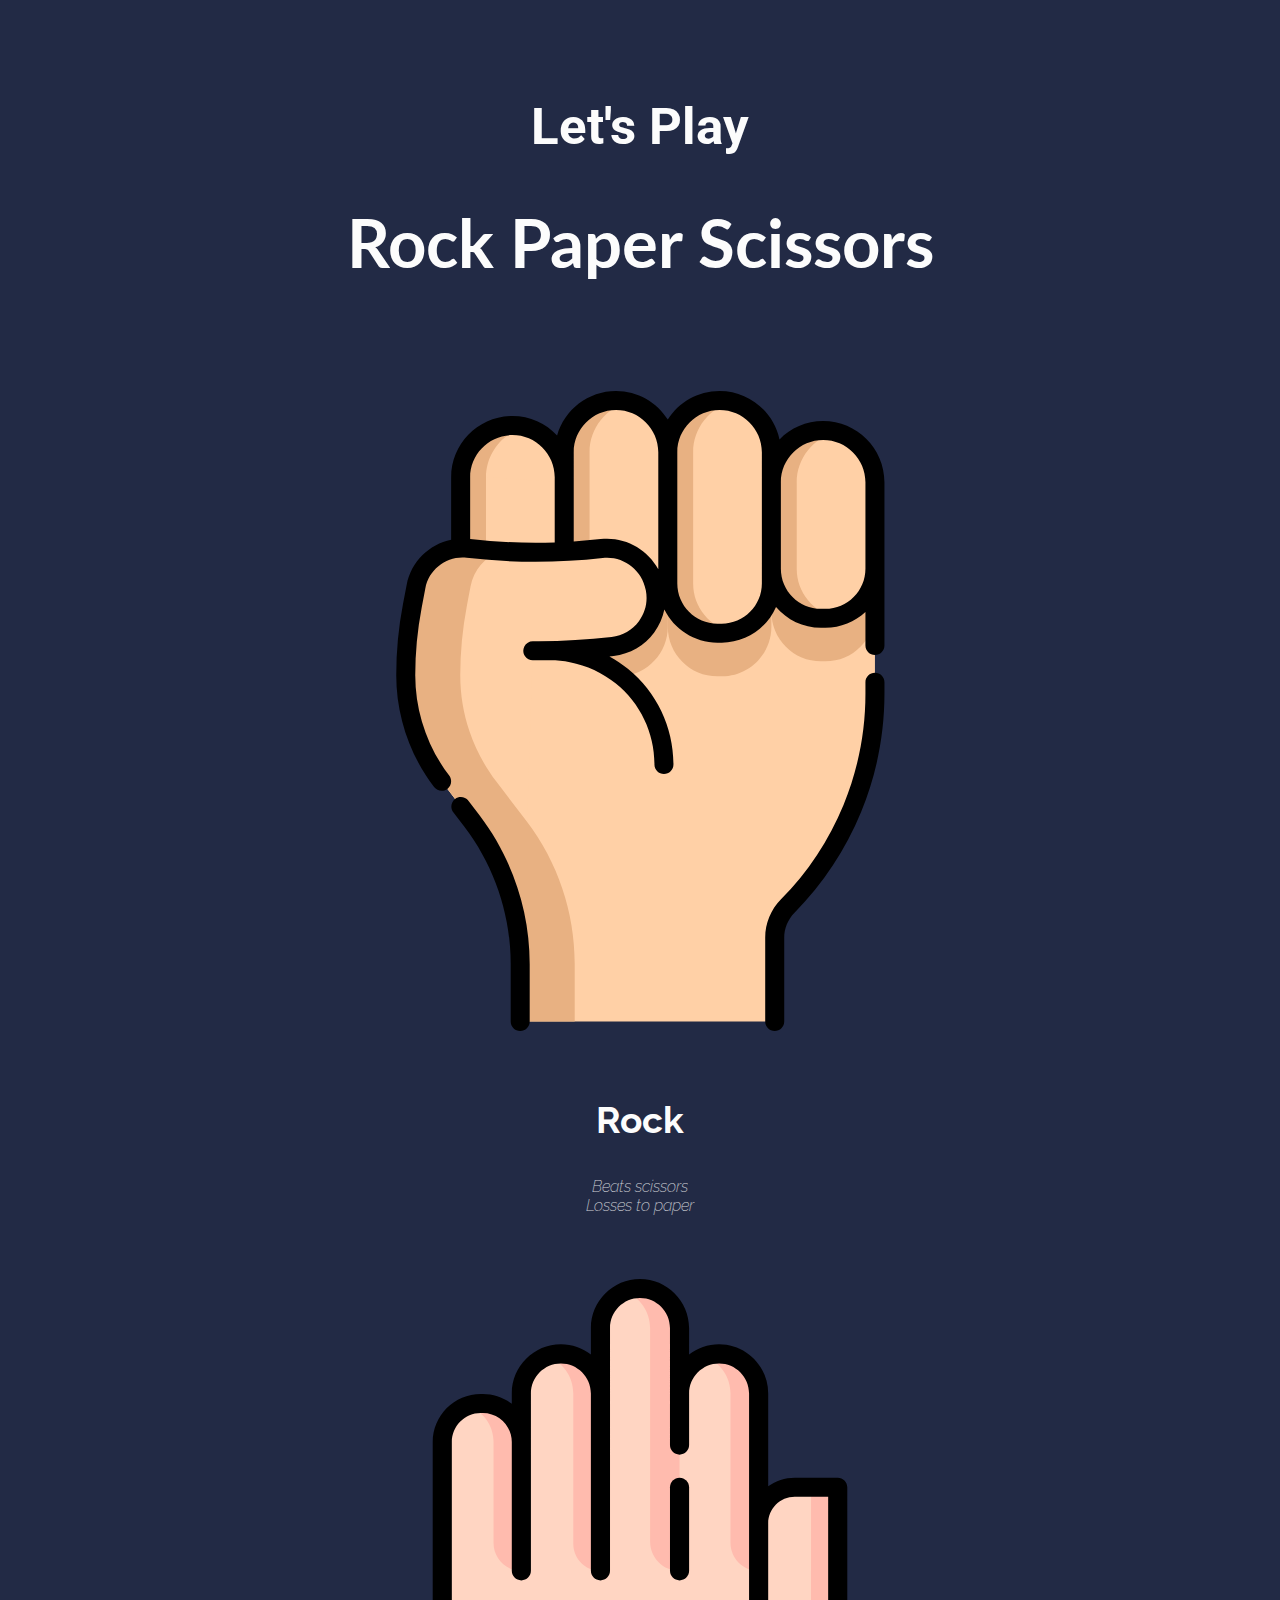
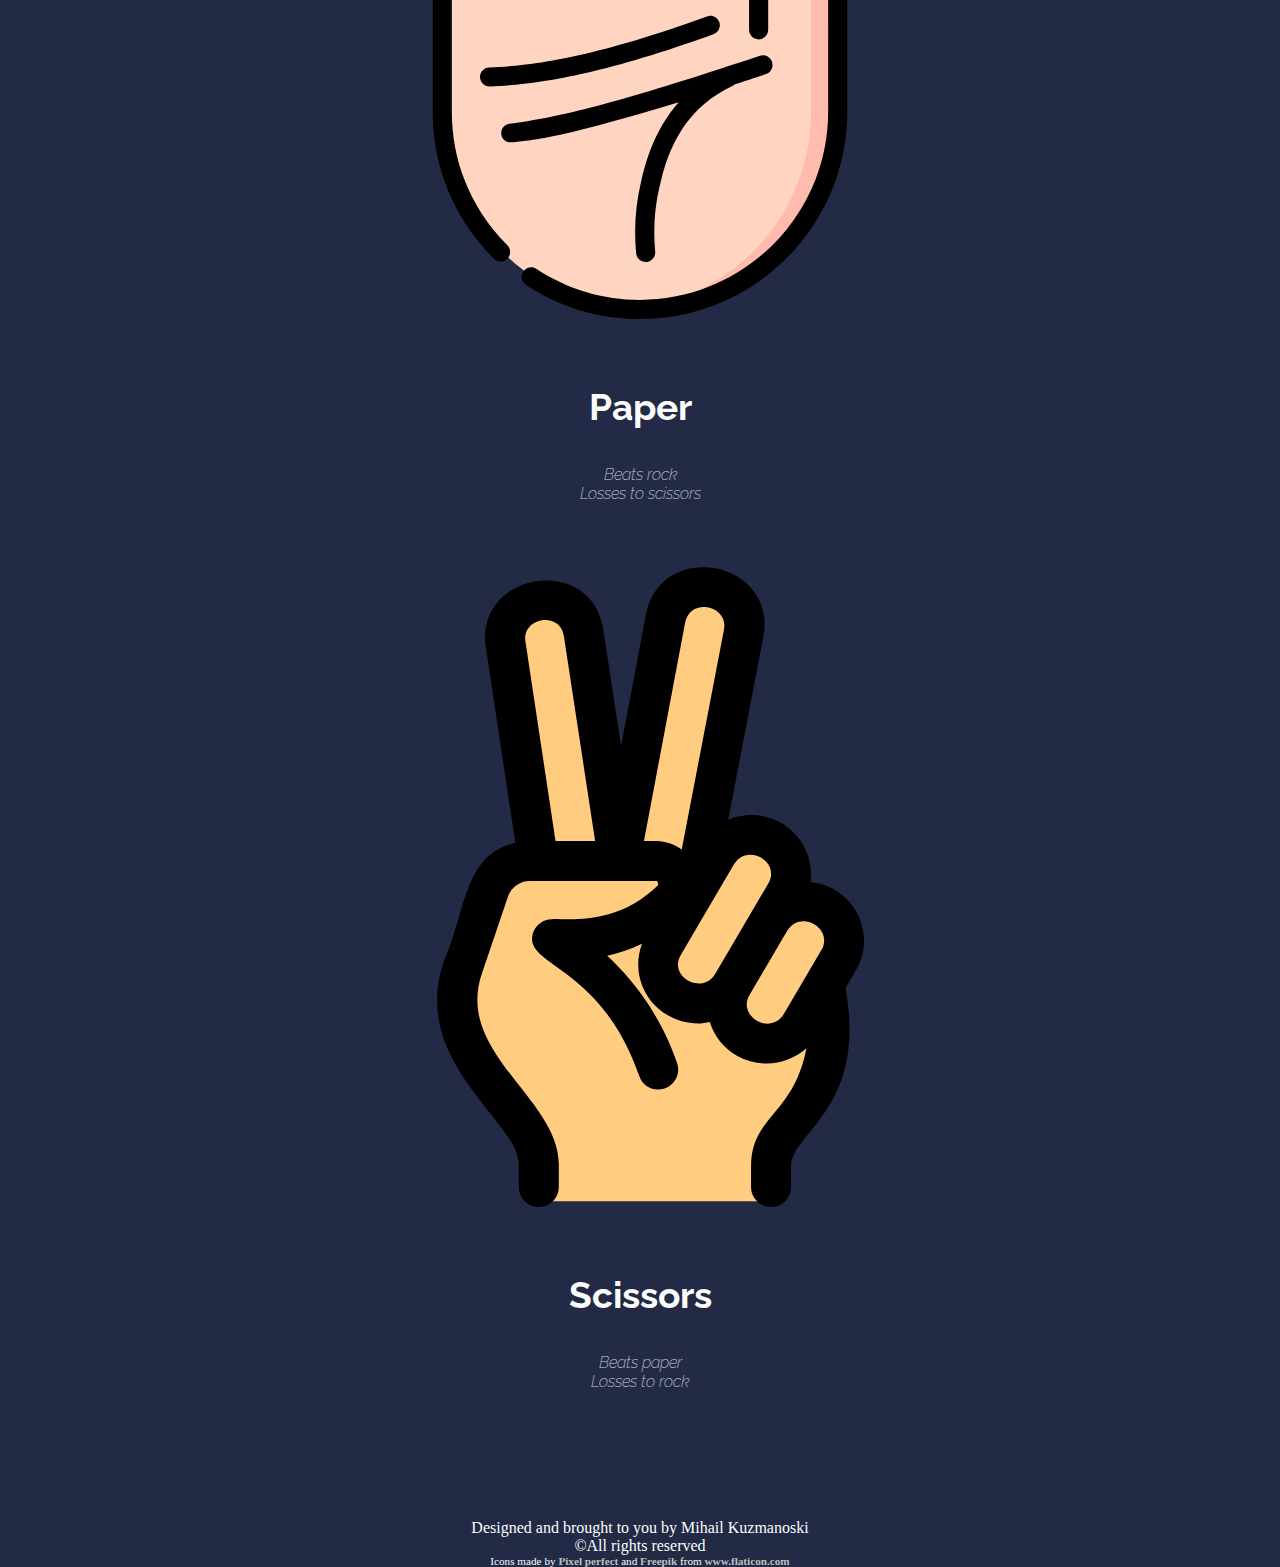
<file: projects/projectRockPaperScissors/index.html>
<!DOCTYPE html>
<html lang="en">

<head>
  <meta charset="UTF-8">
  <meta http-equiv="X-UA-Compatible" content="IE=edge">
  <meta name="viewport" content="width=device-width, initial-scale=1.0">
  <title>Rock Paper Scissors</title>
  <link href="https://cdn.jsdelivr.net/npm/bootstrap@5.0.2/dist/css/bootstrap.min.css" rel="stylesheet"
    integrity="sha384-EVSTQN3/azprG1Anm3QDgpJLIm9Nao0Yz1ztcQTwFspd3yD65VohhpuuCOmLASjC" crossorigin="anonymous">
  <link rel="stylesheet" type="text/css" href="sass/style.css">
  <link rel="preconnect" href="https://fonts.googleapis.com">
  <link rel="preconnect" href="https://fonts.gstatic.com" crossorigin>
  <link href="https://fonts.googleapis.com/css2?family=Lato&family=Roboto:ital,wght@1,100&display=swap"
    rel="stylesheet">
  <link href="https://fonts.googleapis.com/css2?family=Raleway:ital,wght@0,400;1,200&display=swap" rel="stylesheet">
  <link rel="stylesheet" href="https://cdnjs.cloudflare.com/ajax/libs/animate.css/4.1.1/animate.min.css" />
</head>

<body>
  <div class="container">
    <div class="row">
      <div class="headingHome">
        <h1 class="animate__animated animate__backInDown">Let's Play</h1>
        <h1 class="animate__animated animate__bounceInUp headingName">Rock Paper Scissors</h1>
      </div>
    </div>
  </div>
  <div class="container-fluid startGameRow animate__animated animate__fadeIn">
    <div class="row">
      <div class="roleContainer col-md-4">
        <img src="img/rock.svg" alt="" class="roleImg img-fluid animate__animated animate__zoomIn"
          onclick="userSelected('Rock', 1);">
        <br>
        <h2 class="roleHeading">Rock</h2>
        <p class="roleDescFirstLine">Beats scissors</p>
        <p class="roleDescLastLine">Losses to paper</p>
      </div>
      <div class="roleContainer col-md-4">
        <img src="img/paper.svg" alt="" class="roleImg img-fluid animate__animated animate__zoomIn"
          onclick="userSelected('Paper', 2);">
        <br>
        <h2 class="roleHeading">Paper</h2>
        <p class="roleDescFirstLine">Beats rock</p>
        <p class="roleDescLastLine">Losses to scissors</p>
      </div>
      <div class="roleContainer col-md-4">
        <img src="img/scissors.svg" id="scissorsImg" alt="" class="roleImg img-fluid  animate__animated animate__zoomIn"
          onclick="userSelected('Scissors', 3);">
        <br>
        <h2 class="roleHeading">Scissors</h2>
        <p class="roleDescFirstLine">Beats paper</p>
        <p class="roleDescLastLine">Losses to rock</p>
      </div>
    </div>
  </div>
  <div class="container">
    <div class="row resultRow">
      <h1 class="resultWin">You Win!</h1>
      <h1 class="resultLose">You Lose!</h1>
      <h1 class="resultDraw">It's a draw!</h1>
    </div>
  </div>
  <div class="gameInProgress container">
    <div class="row">
      <div class="col-md-2"></div>
      <div class="col-md-4 playerRoleCol">
        <img src="img/rock.svg" class="rockLeft" alt="">
        <img src="img/paper.svg" class="paperLeft" alt="">
        <img src="img/scissors.svg" class="scissorsLeft" alt="">
      </div>
      <div class="col-md-4 opponentRoleCol">
        <img src="img/rock.svg" class="rockRight" alt="">
        <img src="img/paper.svg" class="paperRight" alt="">
        <img src="img/scissors.svg" class="scissorsRight" alt="">
      </div>
    </div>
  </div>
  <footer>
    <div class="copyright animate__animated animate__slideInUp">
      <p>Designed and brought to you by Mihail Kuzmanoski</p>
      <p>&copy;All rights reserved</p>
    </div>
    <div class="iconsCredits animate__animated animate__slideInUp">Icons made by <a
        href="https://www.flaticon.com/authors/pixel-perfect" title="Pixel perfect">Pixel perfect</a> and <a
        href="https://www.freepik.com" title="Freepik">Freepik</a> from
      <a href="https://www.flaticon.com/" title="Flaticon">www.flaticon.com</a>
    </div>
  </footer>
  <script src="https://cdn.jsdelivr.net/npm/@popperjs/core@2.9.2/dist/umd/popper.min.js"
    integrity="sha384-IQsoLXl5PILFhosVNubq5LC7Qb9DXgDA9i+tQ8Zj3iwWAwPtgFTxbJ8NT4GN1R8p"
    crossorigin="anonymous"></script>
  <script src="https://cdn.jsdelivr.net/npm/bootstrap@5.0.2/dist/js/bootstrap.min.js"
    integrity="sha384-cVKIPhGWiC2Al4u+LWgxfKTRIcfu0JTxR+EQDz/bgldoEyl4H0zUF0QKbrJ0EcQF"
    crossorigin="anonymous"></script>
  <script src="js/script.js"></script>
  <script src="js/jquery-3.6.0.min.js"></script>
  <script src="js/anims.js"></script>
</body>

</html>
</file>
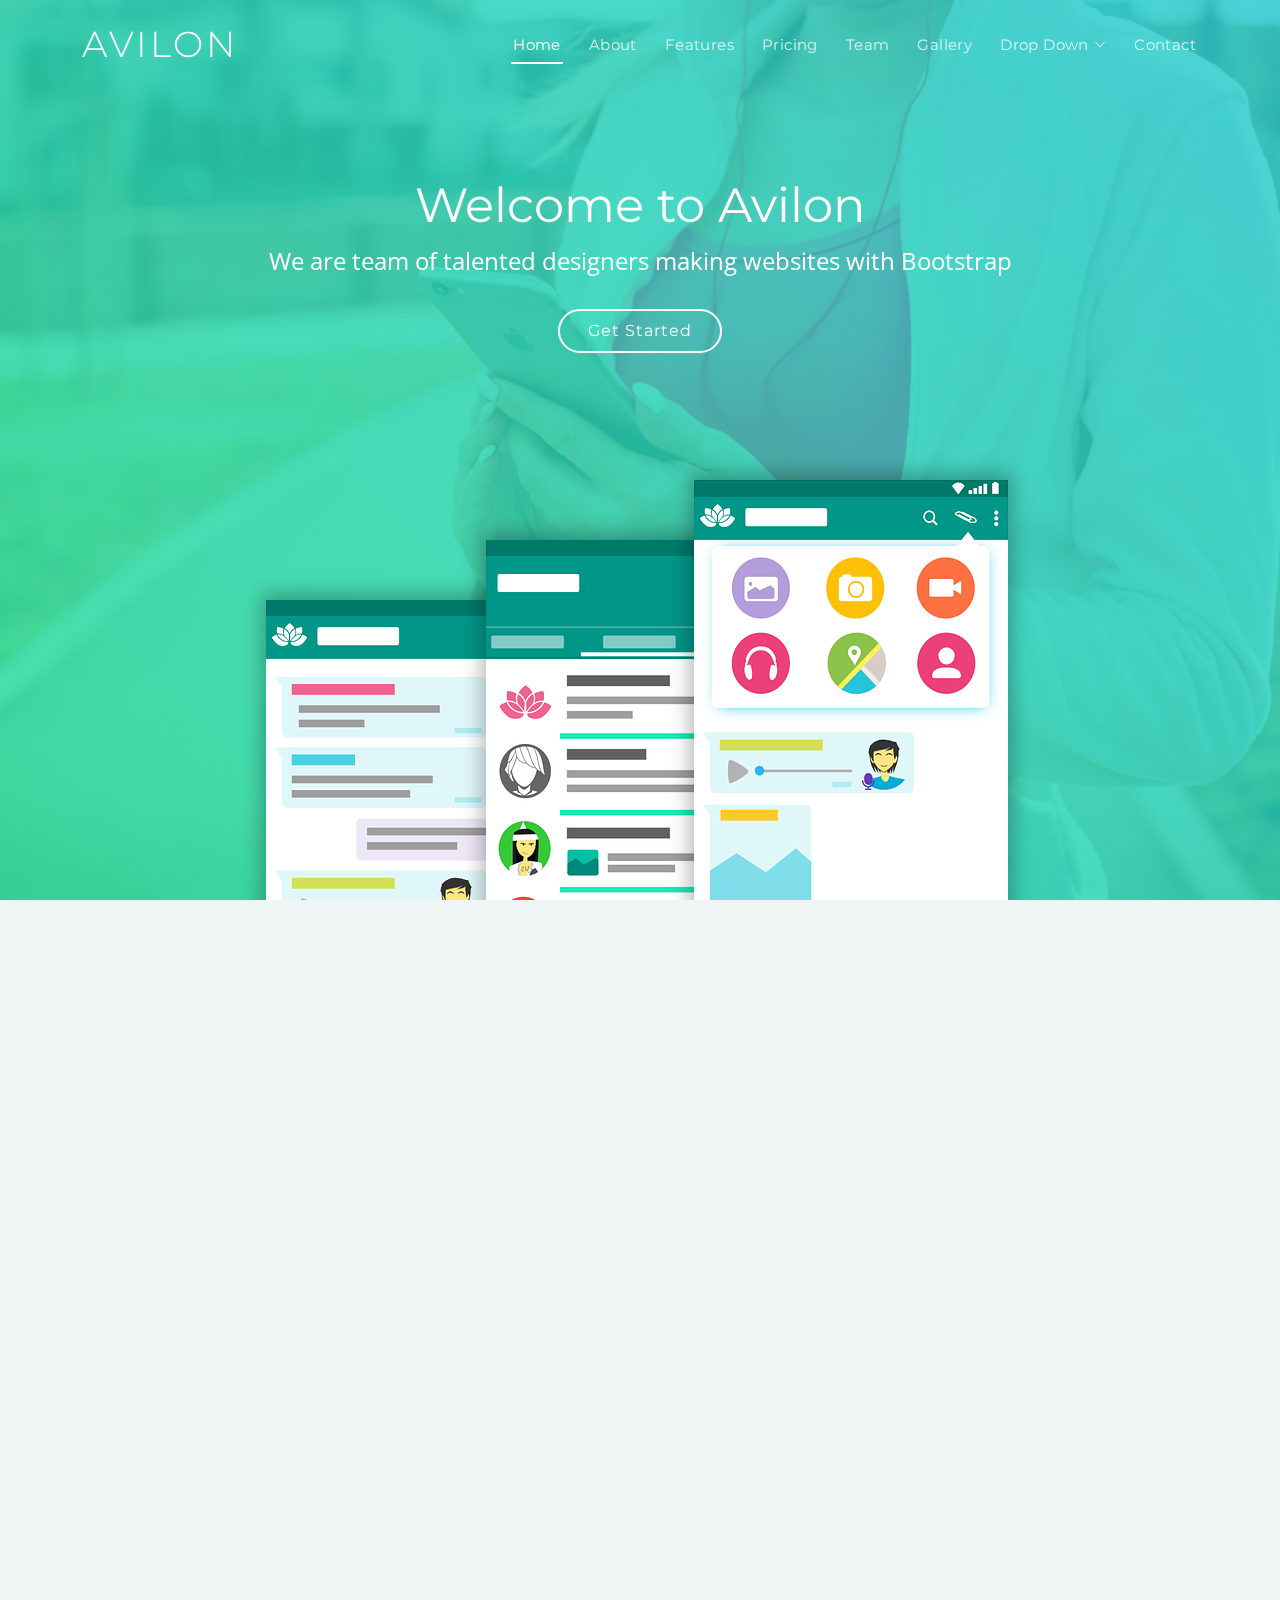
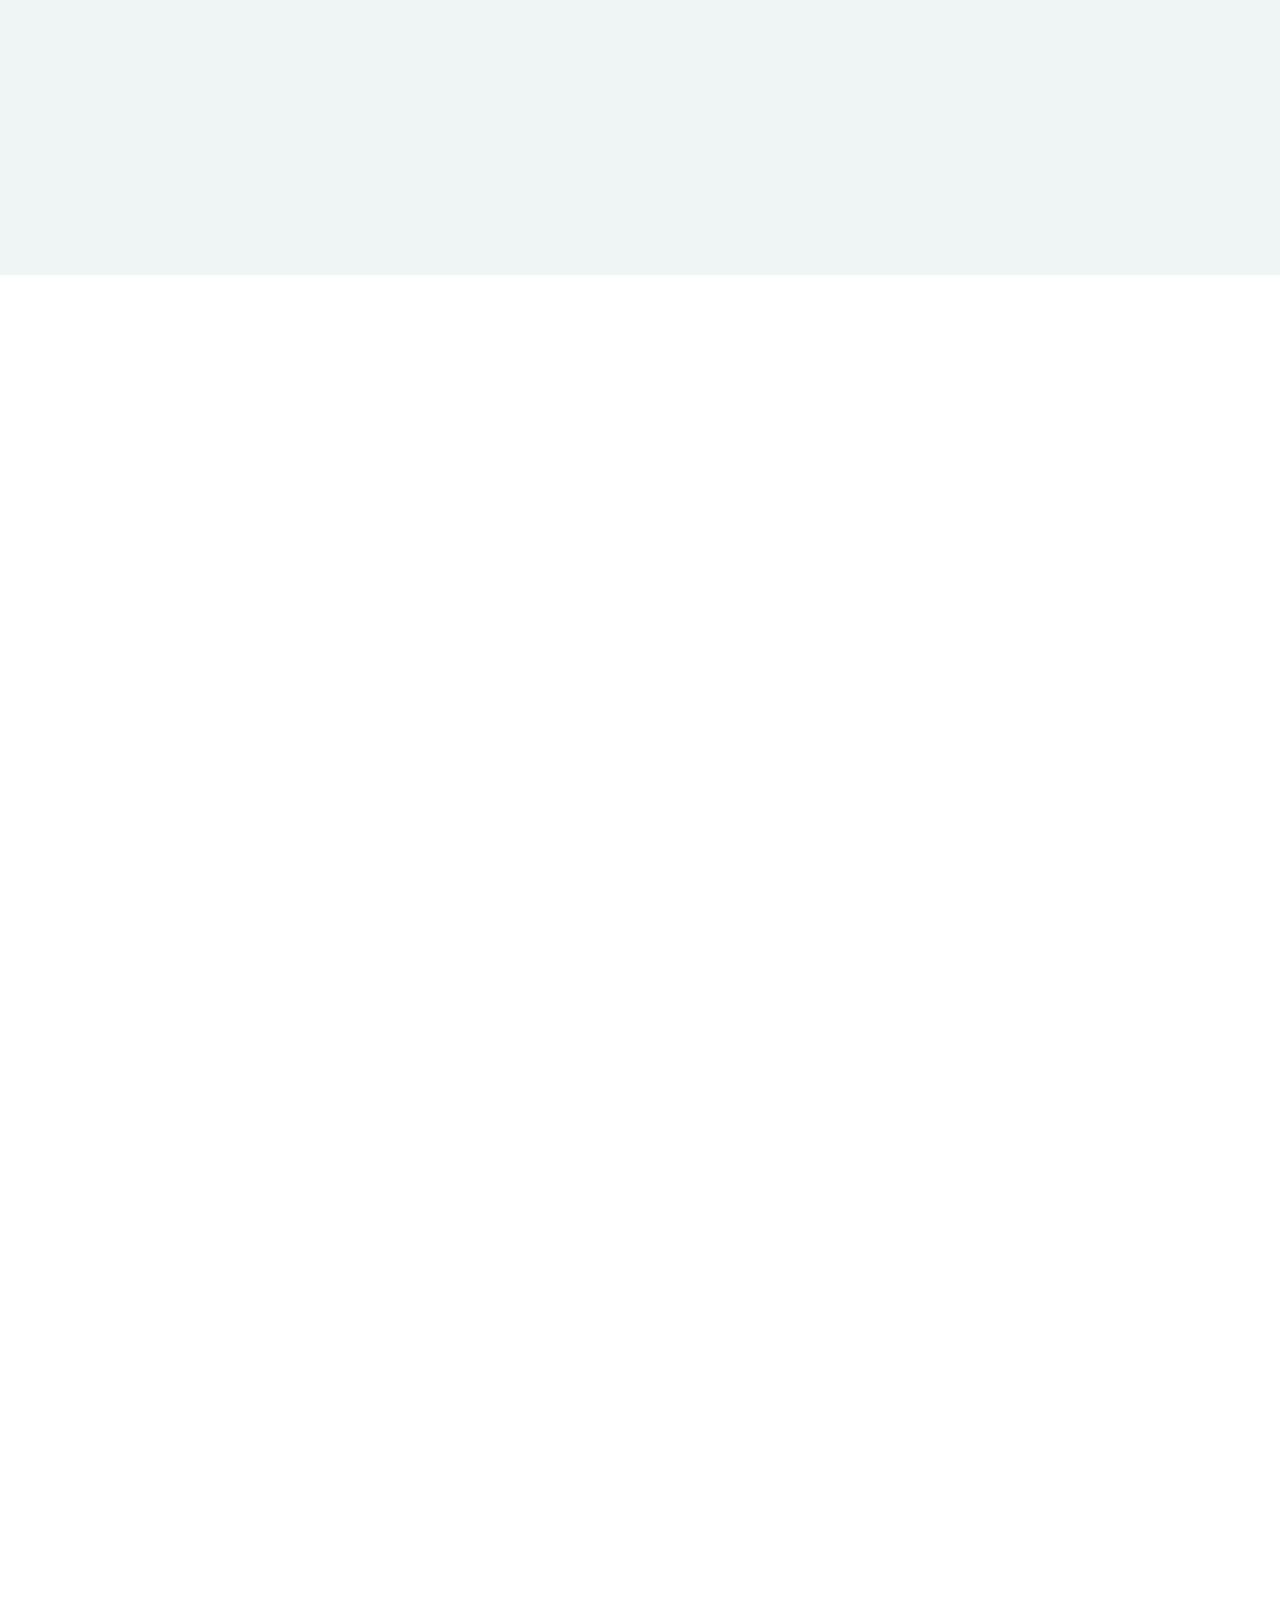
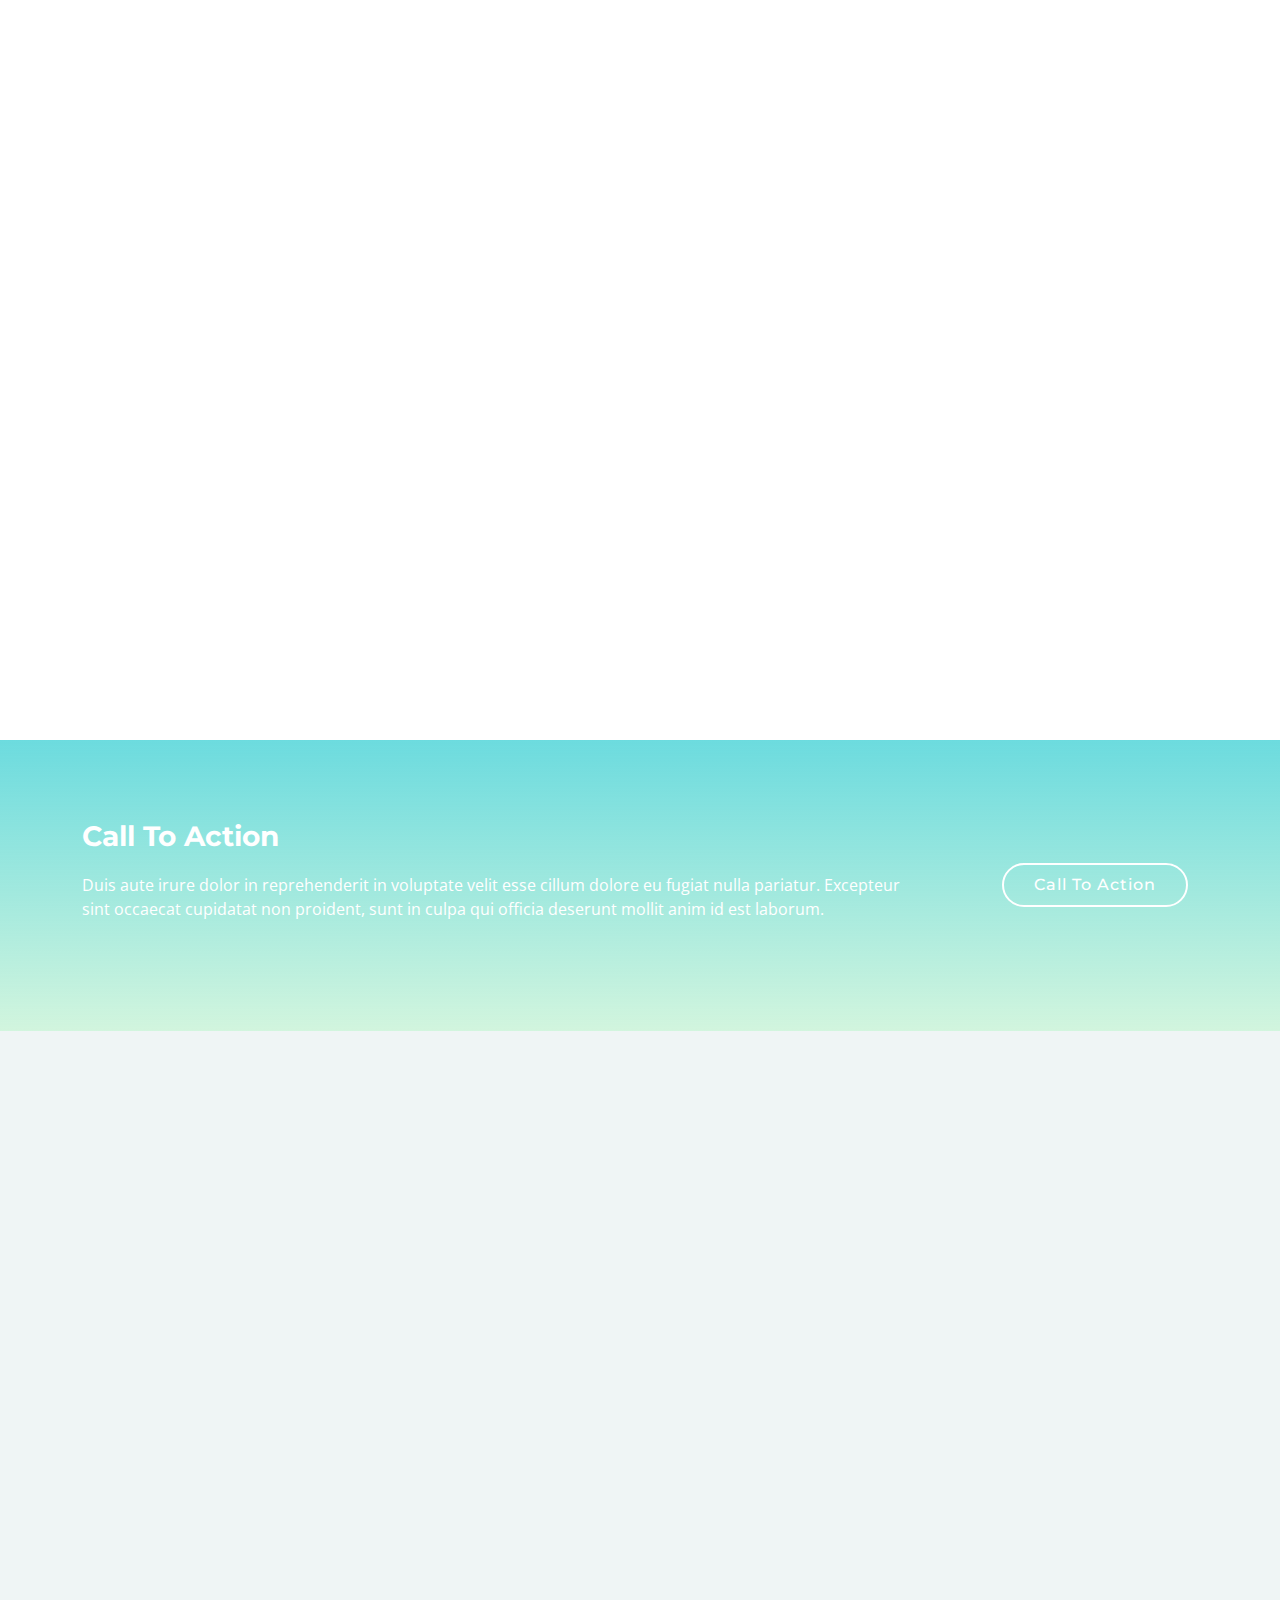
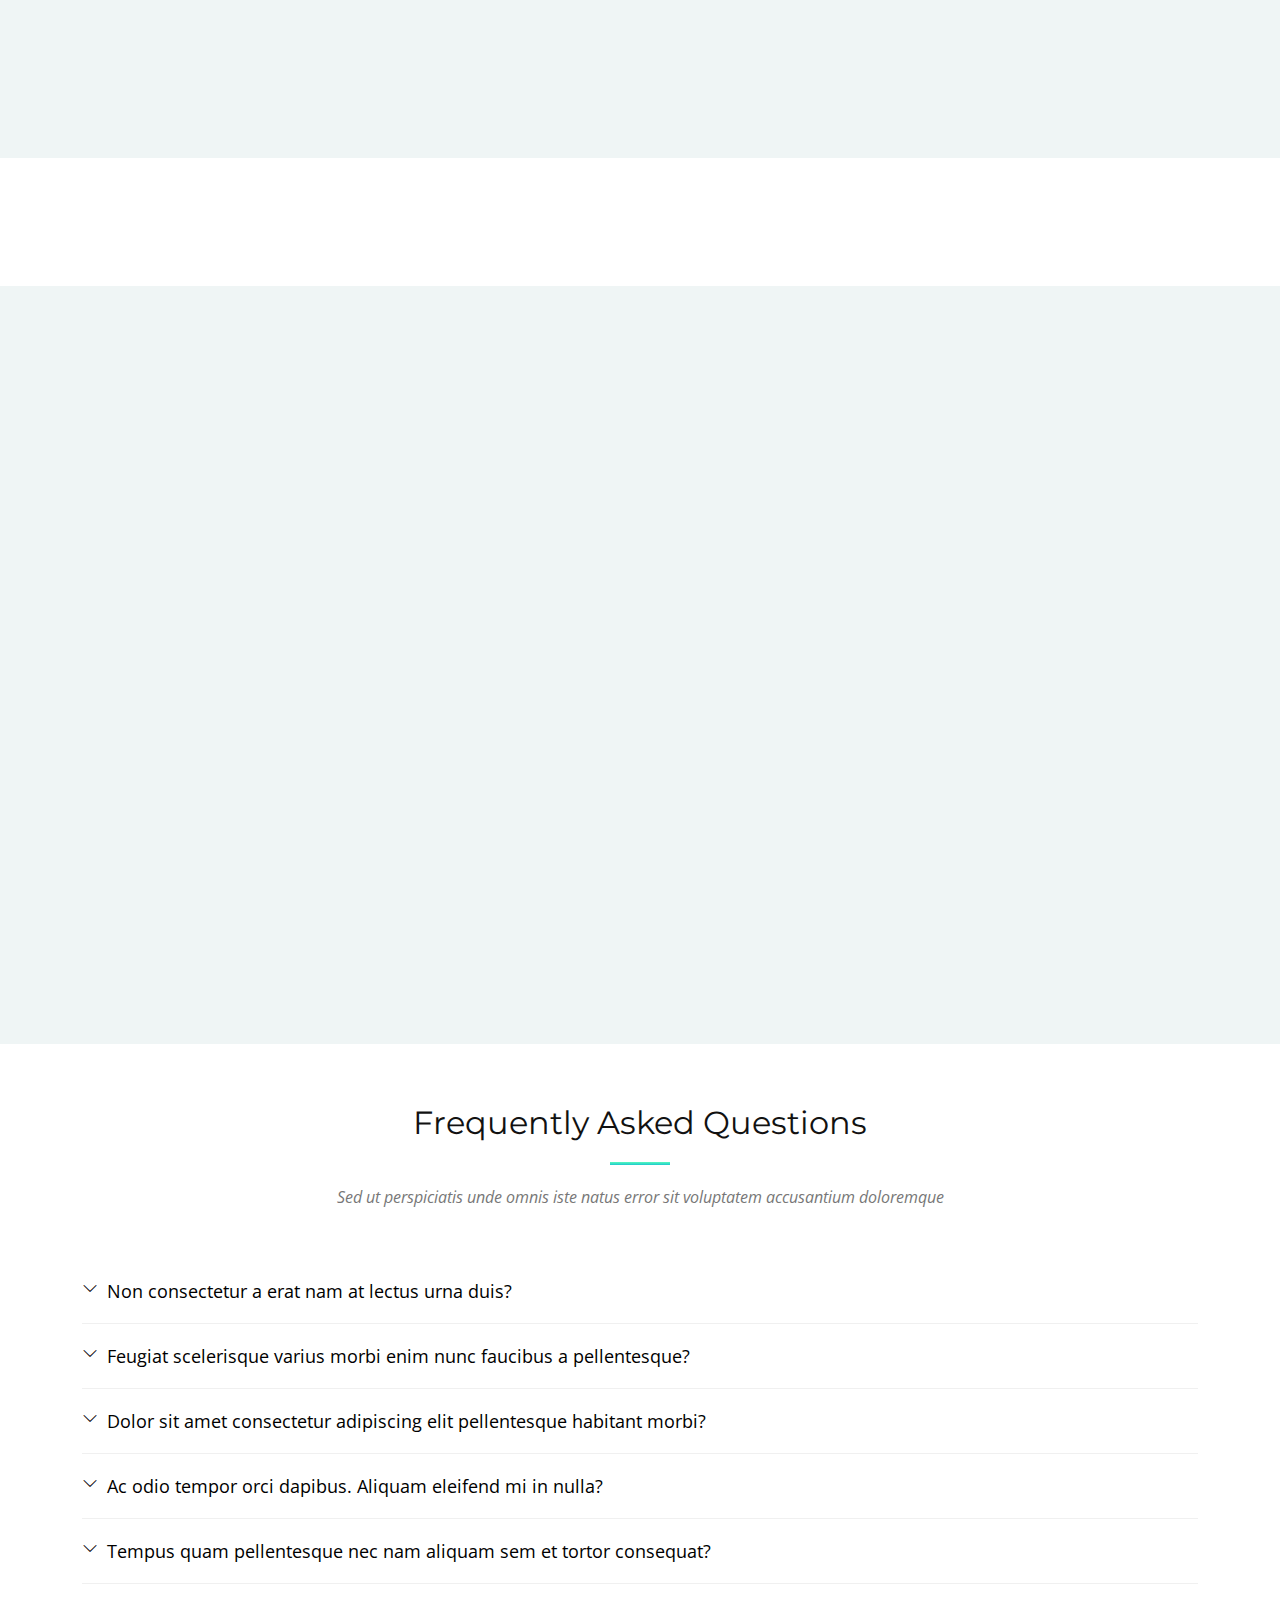
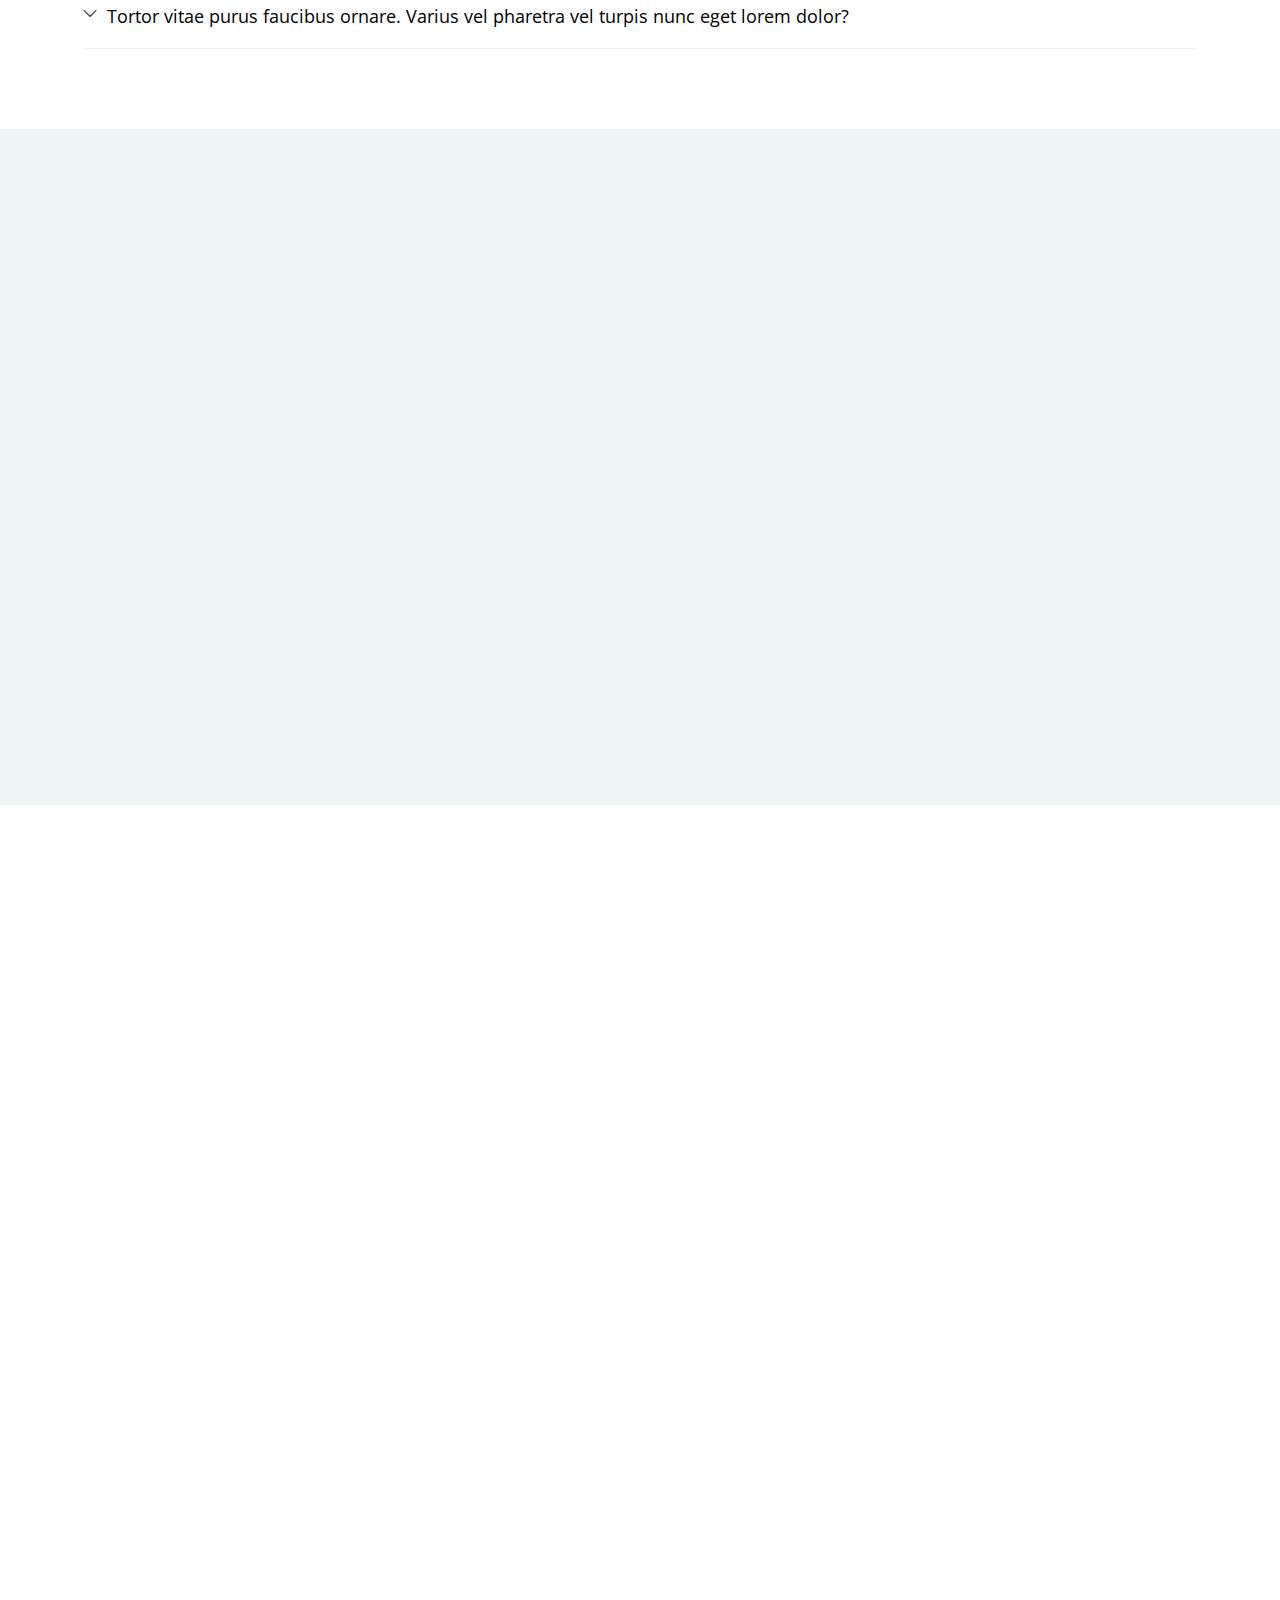
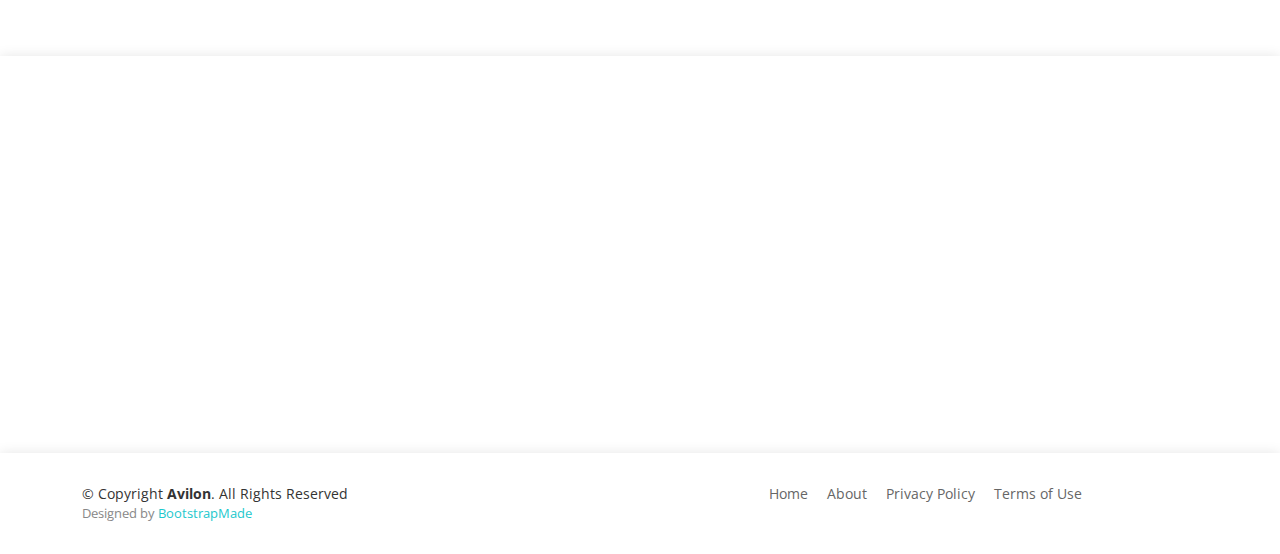
<file: projects/project3/template/index.html>
<!DOCTYPE html>
<html lang="en">

<head>
  <meta charset="utf-8">
  <meta content="width=device-width, initial-scale=1.0" name="viewport">

  <title>Avilon Bootstrap Template</title>
  <meta content="" name="description">
  <meta content="" name="keywords">

  <!-- Favicons -->
  <link href="assets/img/favicon.png" rel="icon">
  <link href="assets/img/apple-touch-icon.png" rel="apple-touch-icon">

  <!-- Google Fonts -->
  <link href="https://fonts.googleapis.com/css?family=Montserrat:300,400,500,700|Open+Sans:300,300i,400,400i,700,700i" rel="stylesheet">

  <!-- Vendor CSS Files -->
  <link href="assets/vendor/aos/aos.css" rel="stylesheet">
  <link href="assets/vendor/bootstrap/css/bootstrap.min.css" rel="stylesheet">
  <link href="assets/vendor/bootstrap-icons/bootstrap-icons.css" rel="stylesheet">
  <link href="assets/vendor/glightbox/css/glightbox.min.css" rel="stylesheet">

  <!-- Template Main CSS File -->
  <link href="assets/css/style.css" rel="stylesheet">

  <!-- =======================================================
  * Template Name: Avilon - v4.2.0
  * Template URL: https://bootstrapmade.com/avilon-bootstrap-landing-page-template/
  * Author: BootstrapMade.com
  * License: https://bootstrapmade.com/license/
  ======================================================== -->
</head>

<body>

  <!-- ======= Header ======= -->
  <header id="header" class="fixed-top d-flex align-items-center header-transparent">
    <div class="container d-flex justify-content-between align-items-center">

      <div id="logo">
        <h1><a href="index.html">Avilon</a></h1>
        <!-- Uncomment below if you prefer to use an image logo -->
        <!-- <a href="index.html"><img src="assets/img/logo.png" alt=""></a> -->
      </div>

      <nav id="navbar" class="navbar">
        <ul>
          <li><a class="nav-link scrollto active" href="#hero">Home</a></li>
          <li><a class="nav-link scrollto" href="#about">About</a></li>
          <li><a class="nav-link scrollto" href="#features">Features</a></li>
          <li><a class="nav-link scrollto" href="#pricing">Pricing</a></li>
          <li><a class="nav-link scrollto" href="#team">Team</a></li>
          <li><a class="nav-link scrollto" href="#gallery">Gallery</a></li>
          <li class="dropdown"><a href="#"><span>Drop Down</span> <i class="bi bi-chevron-down"></i></a>
            <ul>
              <li><a href="#">Drop Down 1</a></li>
              <li class="dropdown"><a href="#"><span>Deep Drop Down</span> <i class="bi bi-chevron-right"></i></a>
                <ul>
                  <li><a href="#">Deep Drop Down 1</a></li>
                  <li><a href="#">Deep Drop Down 2</a></li>
                  <li><a href="#">Deep Drop Down 3</a></li>
                  <li><a href="#">Deep Drop Down 4</a></li>
                  <li><a href="#">Deep Drop Down 5</a></li>
                </ul>
              </li>
              <li><a href="#">Drop Down 2</a></li>
              <li><a href="#">Drop Down 3</a></li>
              <li><a href="#">Drop Down 4</a></li>
            </ul>
          </li>
          <li><a class="nav-link scrollto" href="#contact">Contact</a></li>
        </ul>
        <i class="bi bi-list mobile-nav-toggle"></i>
      </nav><!-- .navbar -->
    </div>
  </header><!-- End Header -->

  <!-- ======= Hero Section ======= -->
  <section id="hero">

    <div class="hero-text" data-aos="zoom-out">
      <h2>Welcome to Avilon</h2>
      <p>We are team of talented designers making websites with Bootstrap</p>
      <a href="#about" class="btn-get-started scrollto">Get Started</a>
    </div>

    <div class="product-screens">

      <div class="product-screen-1" data-aos="fade-up" data-aos-delay="400">
        <img src="assets/img/product-screen-1.png" alt="">
      </div>

      <div class="product-screen-2" data-aos="fade-up" data-aos-delay="200">
        <img src="assets/img/product-screen-2.png" alt="">
      </div>

      <div class="product-screen-3" data-aos="fade-up">
        <img src="assets/img/product-screen-3.png" alt="">
      </div>

    </div>

  </section><!-- End Hero Section -->

  <main id="main">

    <!-- ======= About Section ======= -->
    <section id="about" class="section-bg">
      <div class="container-fluid" data-aos="fade-up">
        <div class="section-header">
          <h3 class="section-title">About Us</h3>
          <span class="section-divider"></span>
          <p class="section-description">
            Sed ut perspiciatis unde omnis iste natus error sit voluptatem accusantium doloremque<br>
            sunt in culpa qui officia deserunt mollit anim id est laborum
          </p>
        </div>

        <div class="row">
          <div class="col-lg-6 about-img" data-aos="fade-right" dat-aos-delay="100">
            <img src="assets/img/about-img.jpg" alt="">
          </div>

          <div class="col-lg-6 content" data-aos="fade-left" dat-aos-delay="100">
            <h2>Lorem ipsum dolor sit amet, consectetur adipiscing elite storium paralate</h2>
            <h3>Excepteur sint occaecat cupidatat non proident, sunt in culpa qui officia deserunt mollit anim id est laborum.</h3>
            <p>
              Lorem ipsum dolor sit amet, consectetur adipiscing elit, sed do eiusmod tempor incididunt ut labore et dolore magna aliqua ullamco laboris nisi ut aliquip ex ea commodo consequat.
            </p>

            <ul>
              <li><i class="bi bi-check-circle"></i> Ullamco laboris nisi ut aliquip ex ea commodo consequat.</li>
              <li><i class="bi bi-check-circle"></i> Duis aute irure dolor in reprehenderit in voluptate velit.</li>
              <li><i class="bi bi-check-circle"></i> Ullamco laboris nisi ut aliquip ex ea commodo consequat. Duis aute irure dolor in reprehenderit in voluptate trideta storacalaperda mastiro dolore eu fugiat nulla pariatur.</li>
            </ul>

            <p>
              Ullamco laboris nisi ut aliquip ex ea commodo consequat. Duis aute irure dolor in reprehenderit in voluptate velit esse cillum dolore eu fugiat nulla pariatur. Excepteur sint occaecat cupidatat non proident, sunt in culpa qui officia deserunt mollit anim id est laborum Libero justo laoreet sit amet cursus sit amet dictum sit. Commodo sed egestas egestas fringilla phasellus faucibus scelerisque eleifend donec
            </p>
          </div>
        </div>

      </div>
    </section><!-- End About Section -->

    <!-- ======= Featuress Section ======= -->
    <section id="features">
      <div class="container" data-aos="fade-up">

        <div class="row">

          <div class="col-lg-8 offset-lg-4">
            <div class="section-header">
              <h3 class="section-title">Product Featuress</h3>
              <span class="section-divider"></span>
            </div>
          </div>

          <div class="col-lg-4 col-md-5 features-img">
            <img src="assets/img/product-features.png" alt="" data-aos="fade-right">
          </div>

          <div class="col-lg-8 col-md-7 ">

            <div class="row">

              <div class="col-lg-6 col-md-6 box" data-aos="fade-up">
                <div class="icon"><i class="bi bi-briefcase"></i></div>
                <h4 class="title"><a href="">Lorem Ipsum</a></h4>
                <p class="description">Voluptatum deleniti atque corrupti quos dolores et quas molestias excepturi sint occaecati cupiditate non provident clarida perendo.</p>
              </div>
              <div class="col-lg-6 col-md-6 box" data-aos="fade-up">
                <div class="icon"><i class="bi bi-card-checklist"></i></div>
                <h4 class="title"><a href="">Dolor Sitema</a></h4>
                <p class="description">Minim veniam, quis nostrud exercitation ullamco laboris nisi ut aliquip ex ea commodo consequat tarad limino ata noble dynala mark.</p>
              </div>
              <div class="col-lg-6 col-md-6 box" data-aos="fade-up" dat-aos-delay="100">
                <div class="icon"><i class="bi bi-binoculars"></i></div>
                <h4 class="title"><a href="">Sed ut perspiciatis</a></h4>
                <p class="description">Duis aute irure dolor in reprehenderit in voluptate velit esse cillum dolore eu fugiat nulla pariatur teleca starter sinode park ledo.</p>
              </div>
              <div class="col-lg-6 col-md-6 box" data-aos="fade-up" data-aos-delay="100">
                <div class="icon"><i class="bi bi-brightness-high"></i></div>
                <h4 class="title"><a href="">Magni Dolores</a></h4>
                <p class="description">Excepteur sint occaecat cupidatat non proident, sunt in culpa qui officia deserunt mollit anim id est laborum dinoun trade capsule.</p>
              </div>
            </div>

          </div>

        </div>

      </div>

    </section><!-- End Featuress Section -->

    <!-- ======= Advanced Featuress Section ======= -->
    <section id="advanced-features">

      <div class="features-row section-bg" data-aos="fade-up">
        <div class="container">
          <div class="row">
            <div class="col-12">
              <img class="advanced-feature-img-right wow fadeInRight" src="assets/img/advanced-feature-1.jpg" alt="">
              <div>
                <h2>Duis aute irure dolor in reprehenderit in voluptate velit esse</h2>
                <h3>Excepteur sint occaecat cupidatat non proident, sunt in culpa qui officia deserunt mollit anim id est laborum.</h3>
                <p>Lorem ipsum dolor sit amet, consectetur adipiscing elit, sed do eiusmod tempor incididunt ut labore et dolore magna aliqua. Ut enim ad minim veniam.</p>
                <p>Quis nostrud exercitation ullamco laboris nisi ut aliquip ex ea commodo consequat. Duis aute irure dolor in reprehenderit in voluptate velit esse cillum dolore eu fugiat nulla pariatur. Excepteur sint occaecat cupidatat non proident, sunt in culpa qui officia deserunt mollit anim id est laborum.</p>
              </div>
            </div>
          </div>
        </div>
      </div>

      <div class="features-row" data-aos="fade-up">
        <div class="container">
          <div class="row">
            <div class="col-12">
              <img class="advanced-feature-img-left" src="assets/img/advanced-feature-2.jpg" alt="">
              <div>
                <h2>Duis aute irure dolor in reprehenderit in voluptate velit esse</h2>
                <i class="bi bi-calendar4-week"></i>
                <p>Lorem ipsum dolor sit amet, consectetur adipiscing elit, sed do eiusmod tempor incididunt ut labore et dolore magna aliqua. Ut enim ad minim veniam.</p>
                <i class="bi bi-bar-chart"></i>
                <p>Quis nostrud exercitation ullamco laboris nisi ut aliquip ex ea commodo consequat. Duis aute irure dolor in reprehenderit in voluptate velit esse cillum.</p>
                <i class="bi bi-brightness-high"></i>
                <p>Quis nostrud exercitation ullamco laboris nisi ut aliquip ex ea commodo consequat. Duis aute irure dolor in reprehenderit in voluptate velit esse cillum.</p>
              </div>
            </div>
          </div>
        </div>
      </div>

      <div class="features-row section-bg" data-aos="fade-up">
        <div class="container">
          <div class="row">
            <div class="col-12">
              <img class="advanced-feature-img-right wow fadeInRight" src="assets/img/advanced-feature-3.jpg" alt="">
              <div>
                <h2>Duis aute irure dolor in reprehenderit in voluptate velit esse</h2>
                <h3>Excepteur sint occaecat cupidatat non proident, sunt in culpa qui officia deserunt mollit anim id est laborum.</h3>
                <p>Lorem ipsum dolor sit amet, consectetur adipiscing elit, sed do eiusmod tempor incididunt ut labore et dolore magna aliqua. Ut enim ad minim veniam</p>
                <i class="bi bi-binoculars"></i>
                <p>Quis nostrud exercitation ullamco laboris nisi ut aliquip ex ea commodo consequat. Duis aute irure dolor in reprehenderit in voluptate velit esse cillum dolore eu fugiat nulla pariatur. Excepteur sint occaecat cupidatat non proident, sunt in culpa qui officia deserunt mollit anim id est laborum.</p>
              </div>
            </div>
          </div>
        </div>
      </div>
    </section><!-- End Advanced Featuress Section -->

    <!-- ======= Call To Action Section ======= -->
    <section id="call-to-action">
      <div class="container">
        <div class="row">
          <div class="col-lg-9 text-center text-lg-start">
            <h3 class="cta-title">Call To Action</h3>
            <p class="cta-text"> Duis aute irure dolor in reprehenderit in voluptate velit esse cillum dolore eu fugiat nulla pariatur. Excepteur sint occaecat cupidatat non proident, sunt in culpa qui officia deserunt mollit anim id est laborum.</p>
          </div>
          <div class="col-lg-3 cta-btn-container text-center">
            <a class="cta-btn align-middle" href="#">Call To Action</a>
          </div>
        </div>

      </div>
    </section><!-- End Call To Action Section -->

    <!-- ======= More Features Section ======= -->
    <section id="more-features" class="section-bg">
      <div class="container" data-aos="fade-up">

        <div class="section-header">
          <h3 class="section-title">More Features</h3>
          <span class="section-divider"></span>
          <p class="section-description">Sed ut perspiciatis unde omnis iste natus error sit voluptatem accusantium doloremque</p>
        </div>

        <div class="row gy-4">

          <div class="col-lg-6">
            <div class="box">
              <div class="icon"><i class="bi bi-briefcase"></i></div>
              <h4 class="title"><a href="">Lorem Ipsum</a></h4>
              <p class="description">Voluptatum deleniti atque corrupti quos dolores et quas molestias excepturi sint occaecati cupiditate non provident etiro rabeta lingo.</p>
            </div>
          </div>

          <div class="col-lg-6">
            <div class="box">
              <div class="icon"><i class="bi bi-card-checklist"></i></div>
              <h4 class="title"><a href="">Dolor Sitema</a></h4>
              <p class="description">Minim veniam, quis nostrud exercitation ullamco laboris nisi ut aliquip ex ea commodo consequat tarad limino ata nodera clas.</p>
            </div>
          </div>

          <div class="col-lg-6">
            <div class="box">
              <div class="icon"><i class="bi bi-bar-chart"></i></div>
              <h4 class="title"><a href="">Sed ut perspiciatis</a></h4>
              <p class="description">Duis aute irure dolor in reprehenderit in voluptate velit esse cillum dolore eu fugiat nulla pariatur trinige zareta lobur trade.</p>
            </div>
          </div>

          <div class="col-lg-6">
            <div class="box">
              <div class="icon"><i class="bi bi-binoculars"></i></div>
              <h4 class="title"><a href="">Magni Dolores</a></h4>
              <p class="description">Excepteur sint occaecat cupidatat non proident, sunt in culpa qui officia deserunt mollit anim id est laborum rideta zanox satirente madera</p>
            </div>
          </div>

        </div>
      </div>
    </section><!-- End More Features Section -->

    <!-- ======= Clients Section ======= -->
    <section id="clients">
      <div class="container" data-aos="fade-up">

        <div class="row">

          <div class="col-md-2">
            <img src="assets/img/clients/client-1.png" alt="">
          </div>

          <div class="col-md-2">
            <img src="assets/img/clients/client-2.png" alt="">
          </div>

          <div class="col-md-2">
            <img src="assets/img/clients/client-3.png" alt="">
          </div>

          <div class="col-md-2">
            <img src="assets/img/clients/client-4.png" alt="">
          </div>

          <div class="col-md-2">
            <img src="assets/img/clients/client-5.png" alt="">
          </div>

          <div class="col-md-2">
            <img src="assets/img/clients/client-6.png" alt="">
          </div>

        </div>
      </div>
    </section><!-- End Clients Section -->

    <!-- ======= Pricing Section ======= -->
    <section id="pricing" class="section-bg">
      <div class="container" data-aos="fade-up">

        <div class="section-header">
          <h3 class="section-title">Pricing</h3>
          <span class="section-divider"></span>
          <p class="section-description">Sed ut perspiciatis unde omnis iste natus error sit voluptatem accusantium doloremque</p>
        </div>

        <div class="row">

          <div class="col-lg-4 col-md-6">
            <div class="box">
              <h3>Free</h3>
              <h4><sup>$</sup>0<span> month</span></h4>
              <ul>
                <li><i class="bi bi-check-circle"></i> Quam adipiscing vitae proin</li>
                <li><i class="bi bi-check-circle"></i> Nec feugiat nisl pretium</li>
                <li><i class="bi bi-check-circle"></i> Nulla at volutpat diam uteera</li>
                <li><i class="bi bi-check-circle"></i> Pharetra massa massa ultricies</li>
                <li><i class="bi bi-check-circle"></i> Massa ultricies mi quis hendrerit</li>
              </ul>
              <a href="#" class="get-started-btn">Get Started</a>
            </div>
          </div>

          <div class="col-lg-4 col-md-6">
            <div class="box featured">
              <h3>Business</h3>
              <h4><sup>$</sup>29<span> month</span></h4>
              <ul>
                <li><i class="bi bi-check-circle"></i> Quam adipiscing vitae proin</li>
                <li><i class="bi bi-check-circle"></i> Nec feugiat nisl pretium</li>
                <li><i class="bi bi-check-circle"></i> Nulla at volutpat diam uteera</li>
                <li><i class="bi bi-check-circle"></i> Pharetra massa massa ultricies</li>
                <li><i class="bi bi-check-circle"></i> Massa ultricies mi quis hendrerit</li>
              </ul>
              <a href="#" class="get-started-btn">Get Started</a>
            </div>
          </div>

          <div class="col-lg-4 col-md-6">
            <div class="box">
              <h3>Developer</h3>
              <h4><sup>$</sup>49<span> month</span></h4>
              <ul>
                <li><i class="bi bi-check-circle"></i> Quam adipiscing vitae proin</li>
                <li><i class="bi bi-check-circle"></i> Nec feugiat nisl pretium</li>
                <li><i class="bi bi-check-circle"></i> Nulla at volutpat diam uteera</li>
                <li><i class="bi bi-check-circle"></i> Pharetra massa massa ultricies</li>
                <li><i class="bi bi-check-circle"></i> Massa ultricies mi quis hendrerit</li>
              </ul>
              <a href="#" class="get-started-btn">Get Started</a>
            </div>
          </div>

        </div>
      </div>
    </section><!-- End Pricing Section -->

    <!-- ======= Frequently Asked Questions Section ======= -->
    <section id="faq">
      <div class="container">

        <div class="section-header">
          <h3 class="section-title">Frequently Asked Questions</h3>
          <span class="section-divider"></span>
          <p class="section-description">Sed ut perspiciatis unde omnis iste natus error sit voluptatem accusantium doloremque</p>
        </div>

        <ul class="faq-list">

          <li>
            <div data-bs-toggle="collapse" class="collapsed question" href="#faq1">Non consectetur a erat nam at lectus urna duis? <i class="bi bi-chevron-down icon-show"></i><i class="bi bi-chevron-up icon-close"></i></div>
            <div id="faq1" class="collapse" data-bs-parent=".faq-list">
              <p>
                Feugiat pretium nibh ipsum consequat. Tempus iaculis urna id volutpat lacus laoreet non curabitur gravida. Venenatis lectus magna fringilla urna porttitor rhoncus dolor purus non.
              </p>
            </div>
          </li>

          <li>
            <div data-bs-toggle="collapse" href="#faq2" class="collapsed question">Feugiat scelerisque varius morbi enim nunc faucibus a pellentesque? <i class="bi bi-chevron-down icon-show"></i><i class="bi bi-chevron-up icon-close"></i></div>
            <div id="faq2" class="collapse" data-bs-parent=".faq-list">
              <p>
                Dolor sit amet consectetur adipiscing elit pellentesque habitant morbi. Id interdum velit laoreet id donec ultrices. Fringilla phasellus faucibus scelerisque eleifend donec pretium. Est pellentesque elit ullamcorper dignissim. Mauris ultrices eros in cursus turpis massa tincidunt dui.
              </p>
            </div>
          </li>

          <li>
            <div data-bs-toggle="collapse" href="#faq3" class="collapsed question">Dolor sit amet consectetur adipiscing elit pellentesque habitant morbi? <i class="bi bi-chevron-down icon-show"></i><i class="bi bi-chevron-up icon-close"></i></div>
            <div id="faq3" class="collapse" data-bs-parent=".faq-list">
              <p>
                Eleifend mi in nulla posuere sollicitudin aliquam ultrices sagittis orci. Faucibus pulvinar elementum integer enim. Sem nulla pharetra diam sit amet nisl suscipit. Rutrum tellus pellentesque eu tincidunt. Lectus urna duis convallis convallis tellus. Urna molestie at elementum eu facilisis sed odio morbi quis
              </p>
            </div>
          </li>

          <li>
            <div data-bs-toggle="collapse" href="#faq4" class="collapsed question">Ac odio tempor orci dapibus. Aliquam eleifend mi in nulla? <i class="bi bi-chevron-down icon-show"></i><i class="bi bi-chevron-up icon-close"></i></div>
            <div id="faq4" class="collapse" data-bs-parent=".faq-list">
              <p>
                Dolor sit amet consectetur adipiscing elit pellentesque habitant morbi. Id interdum velit laoreet id donec ultrices. Fringilla phasellus faucibus scelerisque eleifend donec pretium. Est pellentesque elit ullamcorper dignissim. Mauris ultrices eros in cursus turpis massa tincidunt dui.
              </p>
            </div>
          </li>

          <li>
            <div data-bs-toggle="collapse" href="#faq5" class="collapsed question">Tempus quam pellentesque nec nam aliquam sem et tortor consequat? <i class="bi bi-chevron-down icon-show"></i><i class="bi bi-chevron-up icon-close"></i></div>
            <div id="faq5" class="collapse" data-bs-parent=".faq-list">
              <p>
                Molestie a iaculis at erat pellentesque adipiscing commodo. Dignissim suspendisse in est ante in. Nunc vel risus commodo viverra maecenas accumsan. Sit amet nisl suscipit adipiscing bibendum est. Purus gravida quis blandit turpis cursus in
              </p>
            </div>
          </li>

          <li>
            <div data-bs-toggle="collapse" href="#faq6" class="collapsed question">Tortor vitae purus faucibus ornare. Varius vel pharetra vel turpis nunc eget lorem dolor? <i class="bi bi-chevron-down icon-show"></i><i class="bi bi-chevron-up icon-close"></i></div>
            <div id="faq6" class="collapse" data-bs-parent=".faq-list">
              <p>
                Laoreet sit amet cursus sit amet dictum sit amet justo. Mauris vitae ultricies leo integer malesuada nunc vel. Tincidunt eget nullam non nisi est sit amet. Turpis nunc eget lorem dolor sed. Ut venenatis tellus in metus vulputate eu scelerisque. Pellentesque diam volutpat commodo sed egestas egestas fringilla phasellus faucibus. Nibh tellus molestie nunc non blandit massa enim nec.
              </p>
            </div>
          </li>

        </ul>

      </div>
    </section><!-- End Frequently Asked Questions Section -->

    <!-- ======= Team Section ======= -->
    <section id="team" class="section-bg">
      <div class="container" data-aos="fade-up">
        <div class="section-header">
          <h3 class="section-title">Our Team</h3>
          <span class="section-divider"></span>
          <p class="section-description">Sed ut perspiciatis unde omnis iste natus error sit voluptatem accusantium doloremque</p>
        </div>
        <div class="row">
          <div class="col-lg-3 col-md-6">
            <div class="member">
              <div class="pic"><img src="assets/img/team/team-1.jpg" alt=""></div>
              <h4>Walter White</h4>
              <span>Chief Executive Officer</span>
              <div class="social">
                <a href=""><i class="bi bi-twitter"></i></a>
                <a href=""><i class="bi bi-facebook"></i></a>
                <a href=""><i class="bi bi-instagram"></i></a>
                <a href=""><i class="bi bi-linkedin"></i></a>
              </div>
            </div>
          </div>

          <div class="col-lg-3 col-md-6">
            <div class="member">
              <div class="pic"><img src="assets/img/team/team-2.jpg" alt=""></div>
              <h4>Sarah Jhinson</h4>
              <span>Product Manager</span>
              <div class="social">
                <a href=""><i class="bi bi-twitter"></i></a>
                <a href=""><i class="bi bi-facebook"></i></a>
                <a href=""><i class="bi bi-instagram"></i></a>
                <a href=""><i class="bi bi-linkedin"></i></a>
              </div>
            </div>
          </div>

          <div class="col-lg-3 col-md-6">
            <div class="member">
              <div class="pic"><img src="assets/img/team/team-3.jpg" alt=""></div>
              <h4>William Anderson</h4>
              <span>CTO</span>
              <div class="social">
                <a href=""><i class="bi bi-twitter"></i></a>
                <a href=""><i class="bi bi-facebook"></i></a>
                <a href=""><i class="bi bi-instagram"></i></a>
                <a href=""><i class="bi bi-linkedin"></i></a>
              </div>
            </div>
          </div>

          <div class="col-lg-3 col-md-6">
            <div class="member">
              <div class="pic"><img src="assets/img/team/team-4.jpg" alt=""></div>
              <h4>Amanda Jepson</h4>
              <span>Accountant</span>
              <div class="social">
                <a href=""><i class="bi bi-twitter"></i></a>
                <a href=""><i class="bi bi-facebook"></i></a>
                <a href=""><i class="bi bi-instagram"></i></a>
                <a href=""><i class="bi bi-linkedin"></i></a>
              </div>
            </div>
          </div>
        </div>

      </div>
    </section><!-- End Team Section -->

    <!-- ======= Gallery Section ======= -->
    <section id="gallery">
      <div class="container-fluid" data-aos="fade-up">
        <div class="section-header">
          <h3 class="section-title">Gallery</h3>
          <span class="section-divider"></span>
          <p class="section-description">Sed ut perspiciatis unde omnis iste natus error sit voluptatem accusantium doloremque</p>
        </div>

        <div class="row no-gutters">

          <div class="col-lg-4 col-md-6">
            <div class="gallery-item">
              <a href="assets/img/gallery/gallery-1.jpg" data-gall="portfolioGallery" class="gallery-lightbox">
                <img src="assets/img/gallery/gallery-1.jpg" alt="">
              </a>
            </div>
          </div>

          <div class="col-lg-4 col-md-6">
            <div class="gallery-item">
              <a href="assets/img/gallery/gallery-2.jpg" data-gall="portfolioGallery" class="gallery-lightbox">
                <img src="assets/img/gallery/gallery-2.jpg" alt="">
              </a>
            </div>
          </div>

          <div class="col-lg-4 col-md-6">
            <div class="gallery-item">
              <a href="assets/img/gallery/gallery-3.jpg" data-gall="portfolioGallery" class="gallery-lightbox">
                <img src="assets/img/gallery/gallery-3.jpg" alt="">
              </a>
            </div>
          </div>

          <div class="col-lg-4 col-md-6">
            <div class="gallery-item">
              <a href="assets/img/gallery/gallery-4.jpg" data-gall="portfolioGallery" class="gallery-lightbox">
                <img src="assets/img/gallery/gallery-4.jpg" alt="">
              </a>
            </div>
          </div>

          <div class="col-lg-4 col-md-6">
            <div class="gallery-item">
              <a href="assets/img/gallery/gallery-5.jpg" data-gall="portfolioGallery" class="gallery-lightbox">
                <img src="assets/img/gallery/gallery-5.jpg" alt="">
              </a>
            </div>
          </div>

          <div class="col-lg-4 col-md-6">
            <div class="gallery-item">
              <a href="assets/img/gallery/gallery-6.jpg" data-gall="portfolioGallery" class="gallery-lightbox">
                <img src="assets/img/gallery/gallery-6.jpg" alt="">
              </a>
            </div>
          </div>

        </div>

      </div>
    </section><!-- End Gallery Section -->

    <!-- ======= Contact Section ======= -->
    <section id="contact">
      <div class="container" data-aos="fade-up">
        <div class="row">

          <div class="col-lg-4 col-md-4">
            <div class="contact-about">
              <h3>Avilon</h3>
              <p>Cras fermentum odio eu feugiat. Justo eget magna fermentum iaculis eu non diam phasellus. Scelerisque felis imperdiet proin fermentum leo. Amet volutpat consequat mauris nunc congue.</p>
              <div class="social-links">
                <a href="#" class="twitter"><i class="bi bi-twitter"></i></a>
                <a href="#" class="facebook"><i class="bi bi-facebook"></i></a>
                <a href="#" class="instagram"><i class="bi bi-instagram"></i></a>
                <a href="#" class="instagram"><i class="bi bi-instagram"></i></a>
                <a href="#" class="linkedin"><i class="bi bi-linkedin"></i></a>
              </div>
            </div>
          </div>

          <div class="col-lg-3 col-md-4">
            <div class="info">
              <div>
                <i class="bi bi-geo-alt"></i>
                <p>A108 Adam Street<br>New York, NY 535022</p>
              </div>

              <div>
                <i class="bi bi-envelope"></i>
                <p>info@example.com</p>
              </div>

              <div>
                <i class="bi bi-phone"></i>
                <p>+1 5589 55488 55s</p>
              </div>

            </div>
          </div>

          <div class="col-lg-5 col-md-8">
            <div class="form">
              <form action="forms/contact.php" method="post" role="form" class="php-email-form">
                <div class="row">
                  <div class="form-group col-lg-6">
                    <input type="text" name="name" class="form-control" id="name" placeholder="Your Name" data-rule="minlen:4" data-msg="Please enter at least 4 chars">
                  </div>
                  <div class="form-group col-lg-6 mt-3 mt-lg-0">
                    <input type="email" class="form-control" name="email" id="email" placeholder="Your Email" data-rule="email" data-msg="Please enter a valid email">
                  </div>
                </div>
                <div class="form-group mt-3">
                  <input type="text" class="form-control" name="subject" id="subject" placeholder="Subject" data-rule="minlen:4" data-msg="Please enter at least 8 chars of subject">
                </div>
                <div class="form-group mt-3">
                  <textarea class="form-control" name="message" rows="5" placeholder="Message" required></textarea>
                </div>
                <div class="my-3">
                  <div class="loading">Loading</div>
                  <div class="error-message"></div>
                  <div class="sent-message">Your message has been sent. Thank you!</div>
                </div>
                <div class="text-center"><button type="submit" title="Send Message">Send Message</button></div>
              </form>
            </div>
          </div>

        </div>

      </div>
    </section><!-- End Contact Section -->

  </main><!-- End #main -->

  <!-- ======= Footer ======= -->
  <footer id="footer">
    <div class="container">
      <div class="row">
        <div class="col-lg-6 text-lg-start text-center">
          <div class="copyright">
            &copy; Copyright <strong>Avilon</strong>. All Rights Reserved
          </div>
          <div class="credits">
            <!--
            All the links in the footer should remain intact.
            You can delete the links only if you purchased the pro version.
            Licensing information: https://bootstrapmade.com/license/
            Purchase the pro version with working PHP/AJAX contact form: https://bootstrapmade.com/buy/?theme=Avilon
          -->
            Designed by <a href="https://bootstrapmade.com/">BootstrapMade</a>
          </div>
        </div>
        <div class="col-lg-6">
          <nav class="footer-links text-lg-right text-center pt-2 pt-lg-0">
            <a href="#intro" class="scrollto">Home</a>
            <a href="#about" class="scrollto">About</a>
            <a href="#">Privacy Policy</a>
            <a href="#">Terms of Use</a>
          </nav>
        </div>
      </div>
    </div>
  </footer><!-- End  Footer -->

  <a href="#" class="back-to-top d-flex align-items-center justify-content-center"><i class="bi bi-chevron-up"></i></a>

  <!-- Vendor JS Files -->
  <script src="assets/vendor/aos/aos.js"></script>
  <script src="assets/vendor/bootstrap/js/bootstrap.bundle.min.js"></script>
  <script src="assets/vendor/glightbox/js/glightbox.min.js"></script>
  <script src="assets/vendor/php-email-form/validate.js"></script>

  <!-- Template Main JS File -->
  <script src="assets/js/main.js"></script>

</body>

</html>
</file>
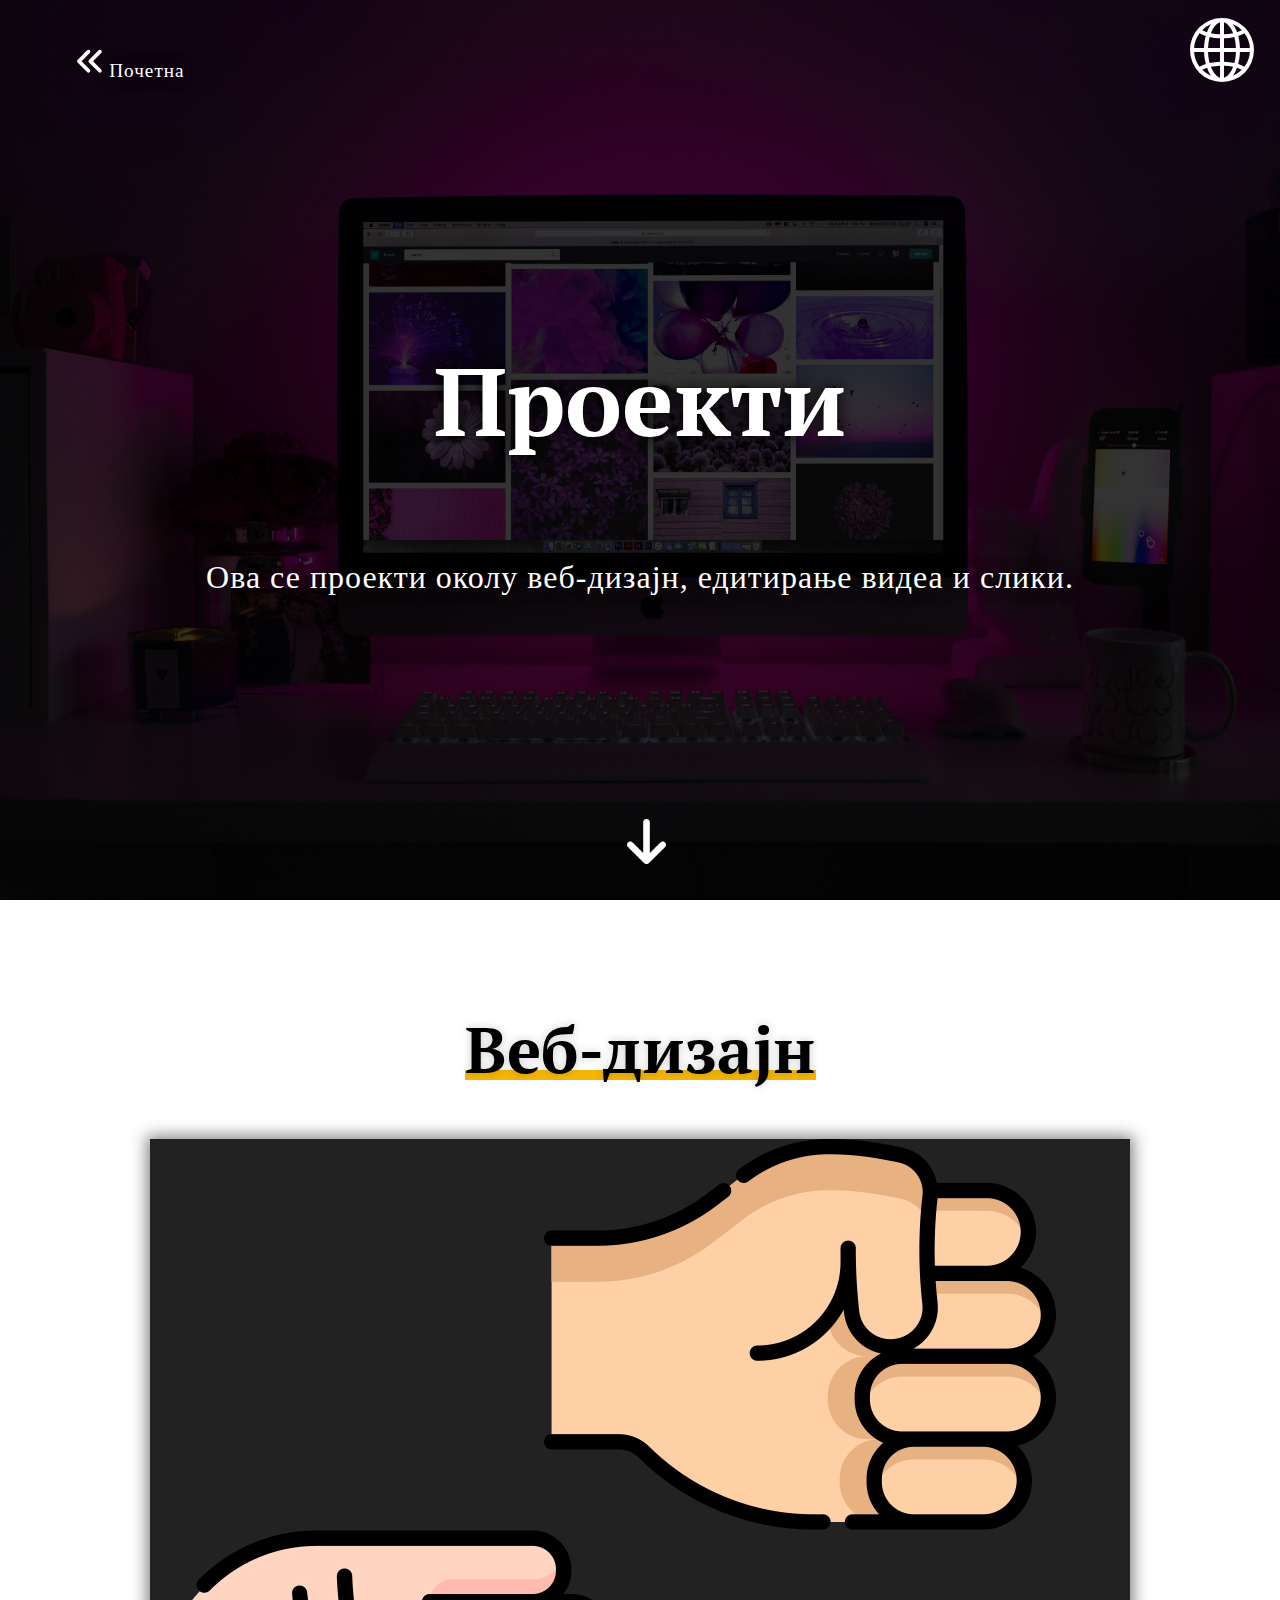
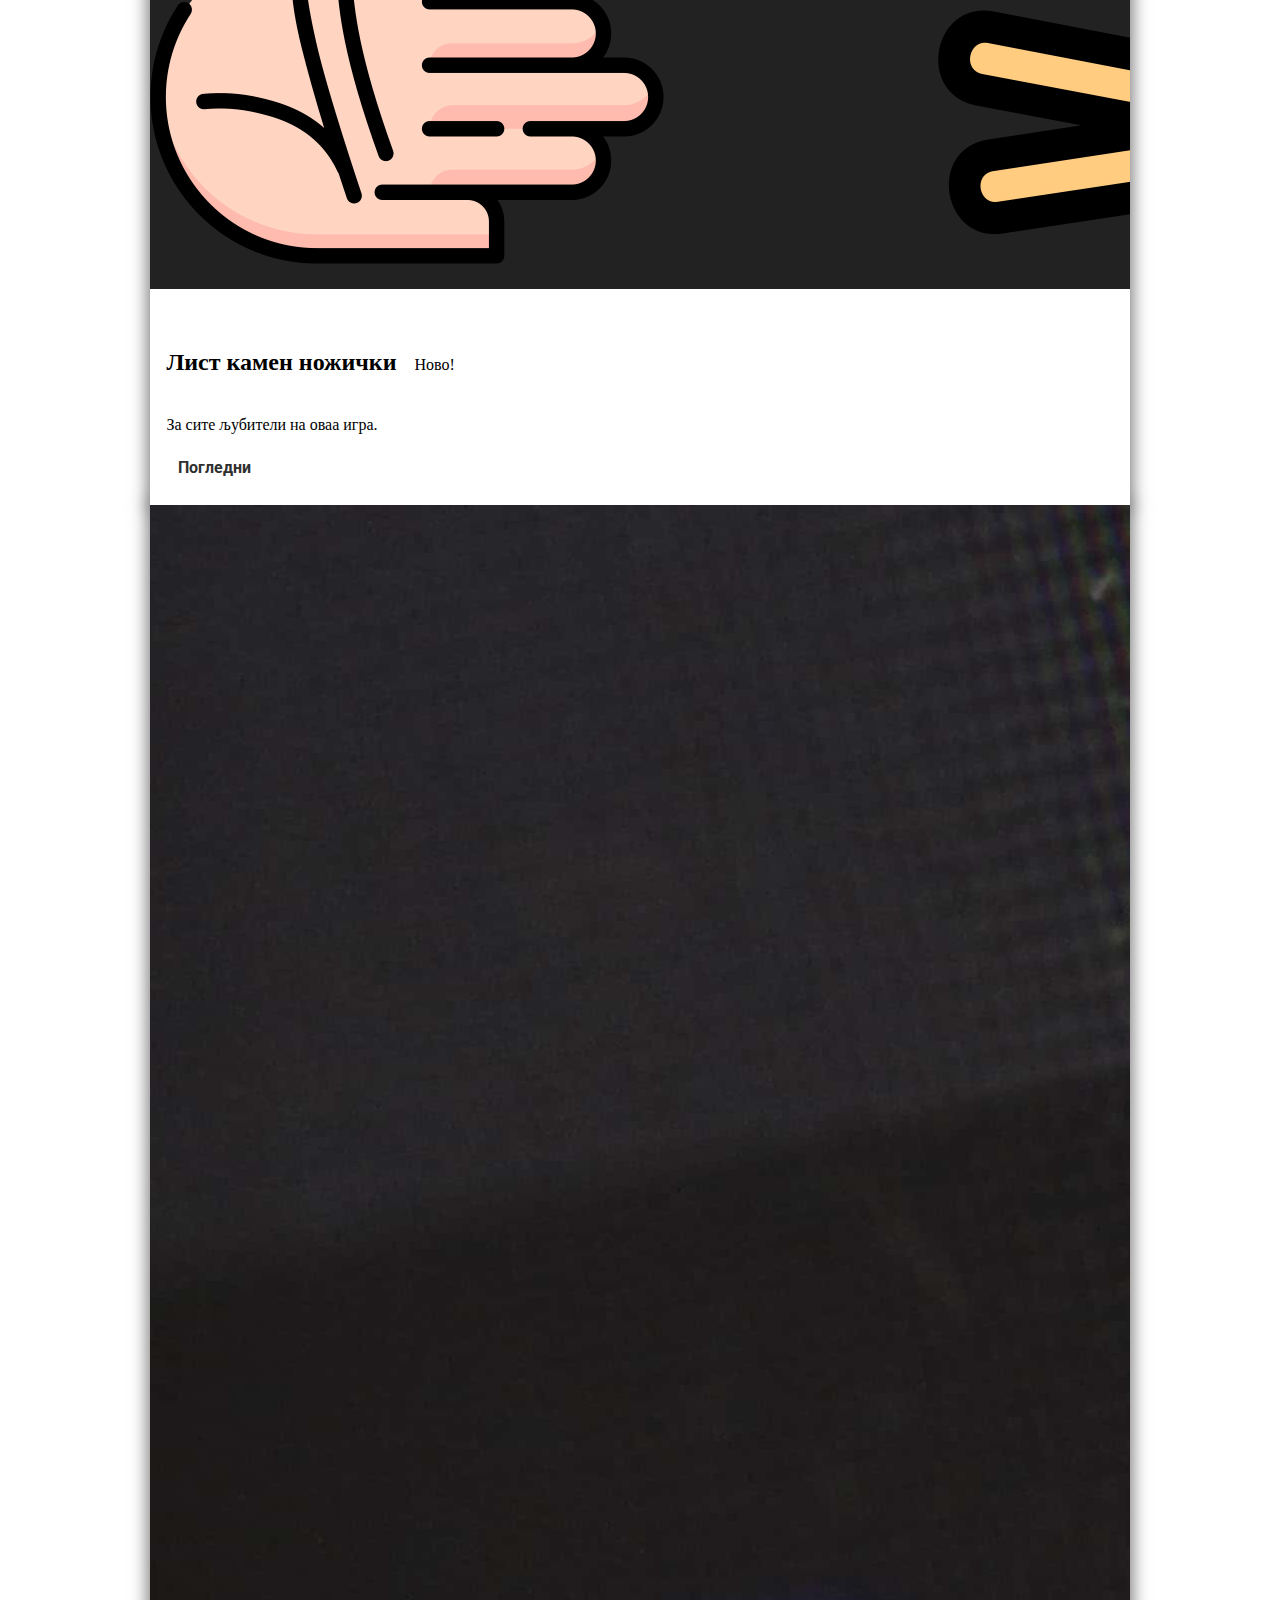
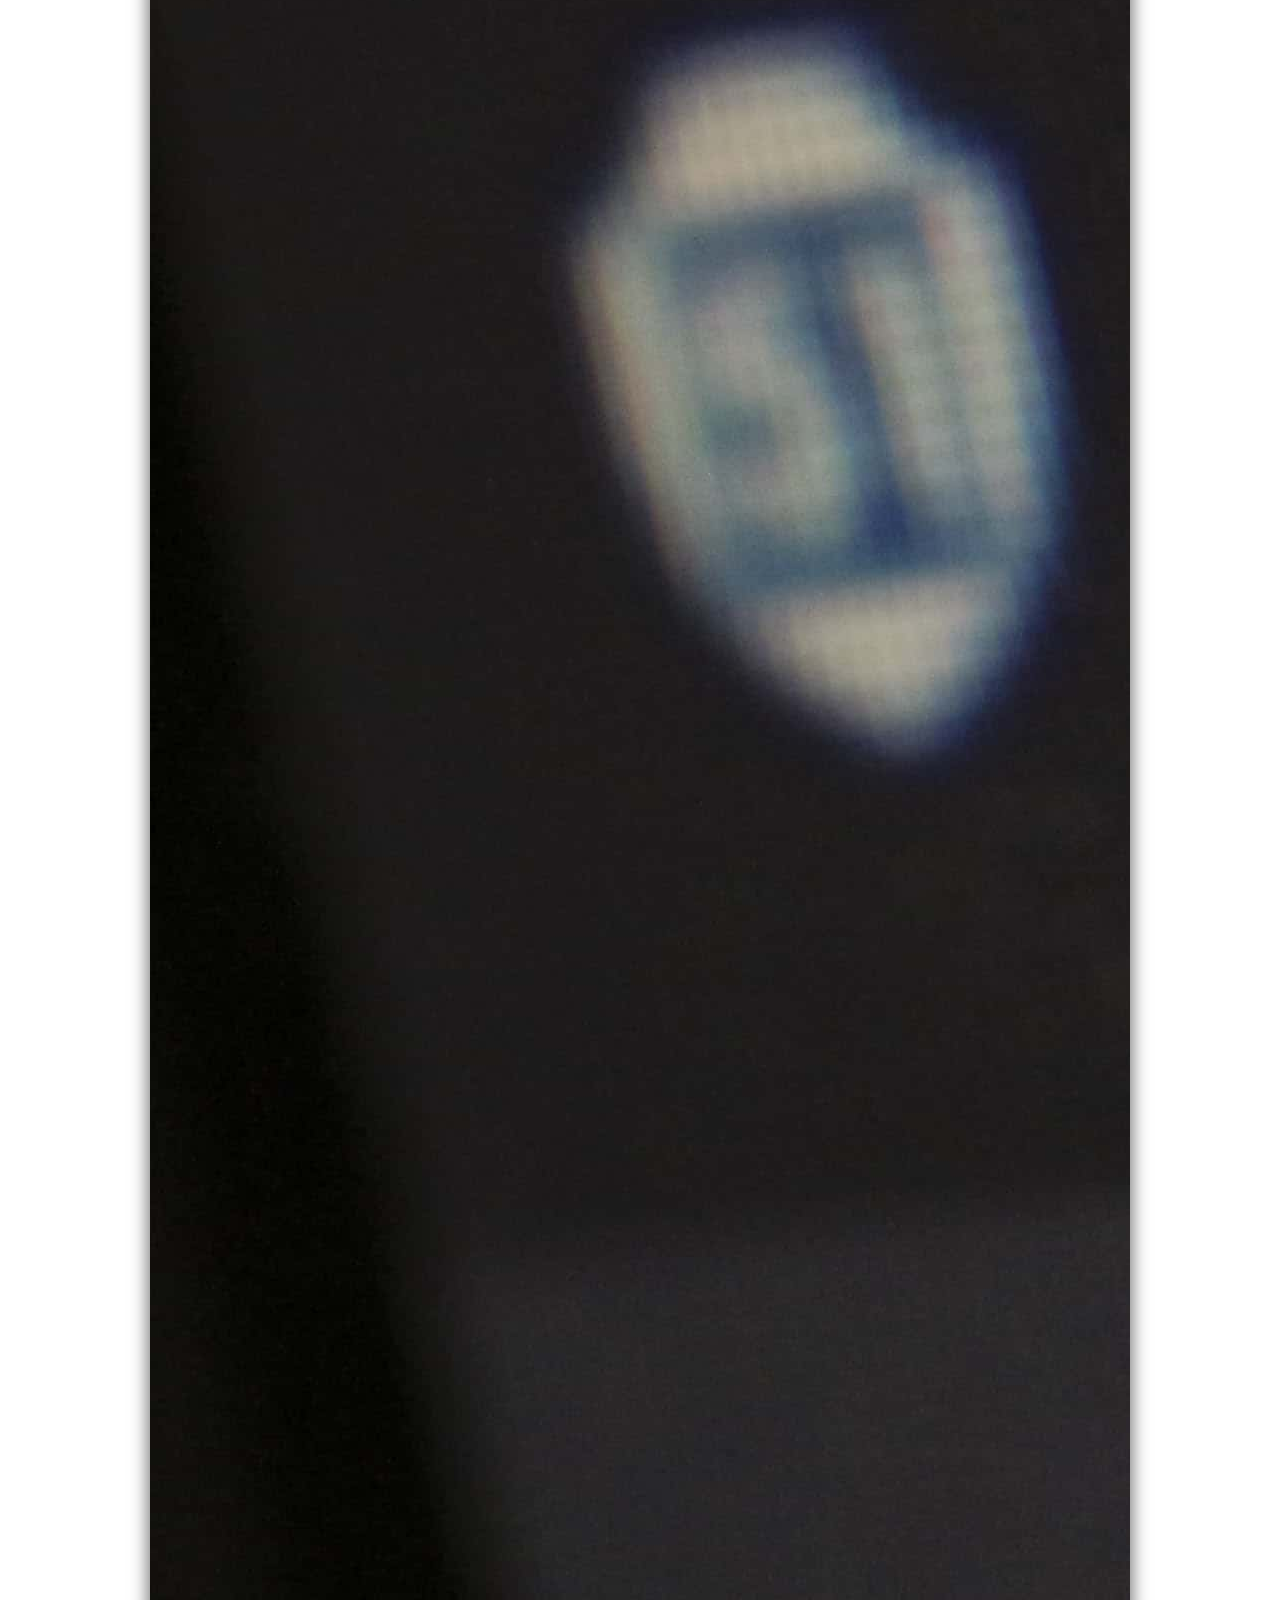
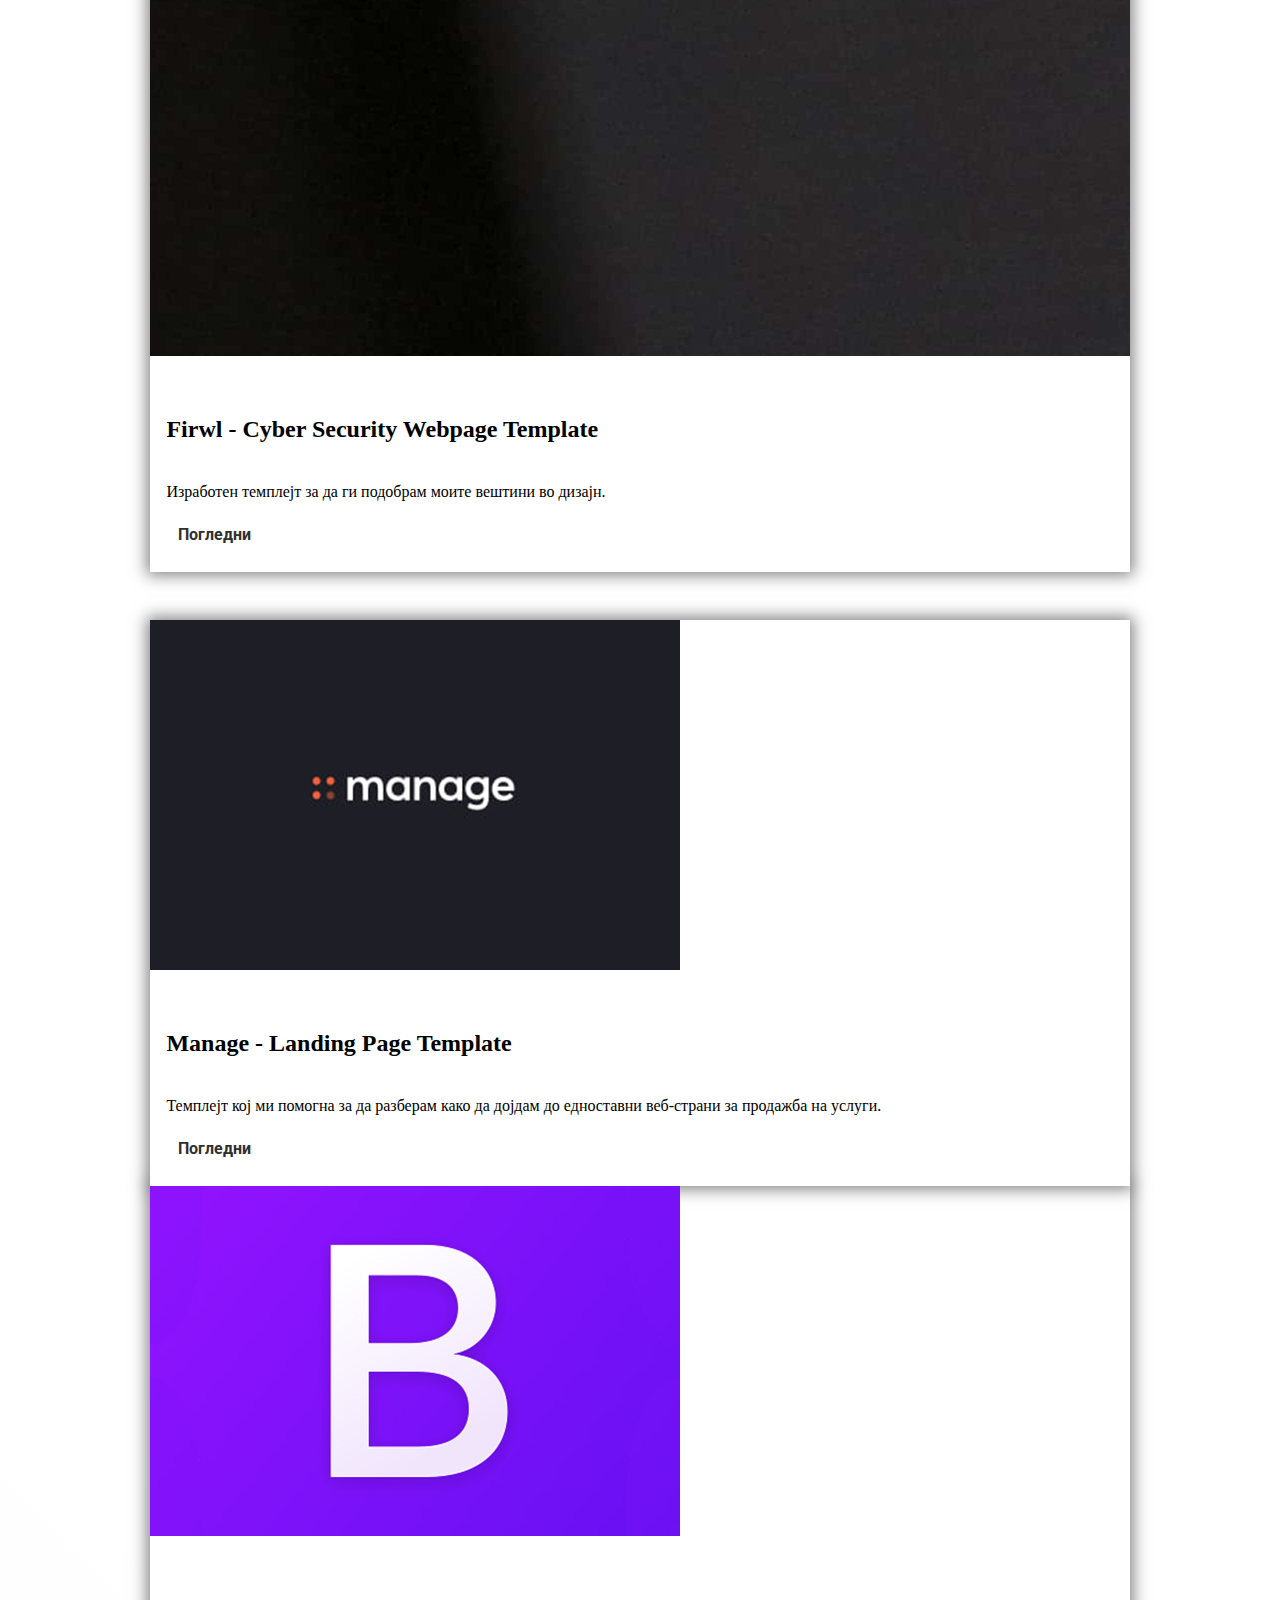
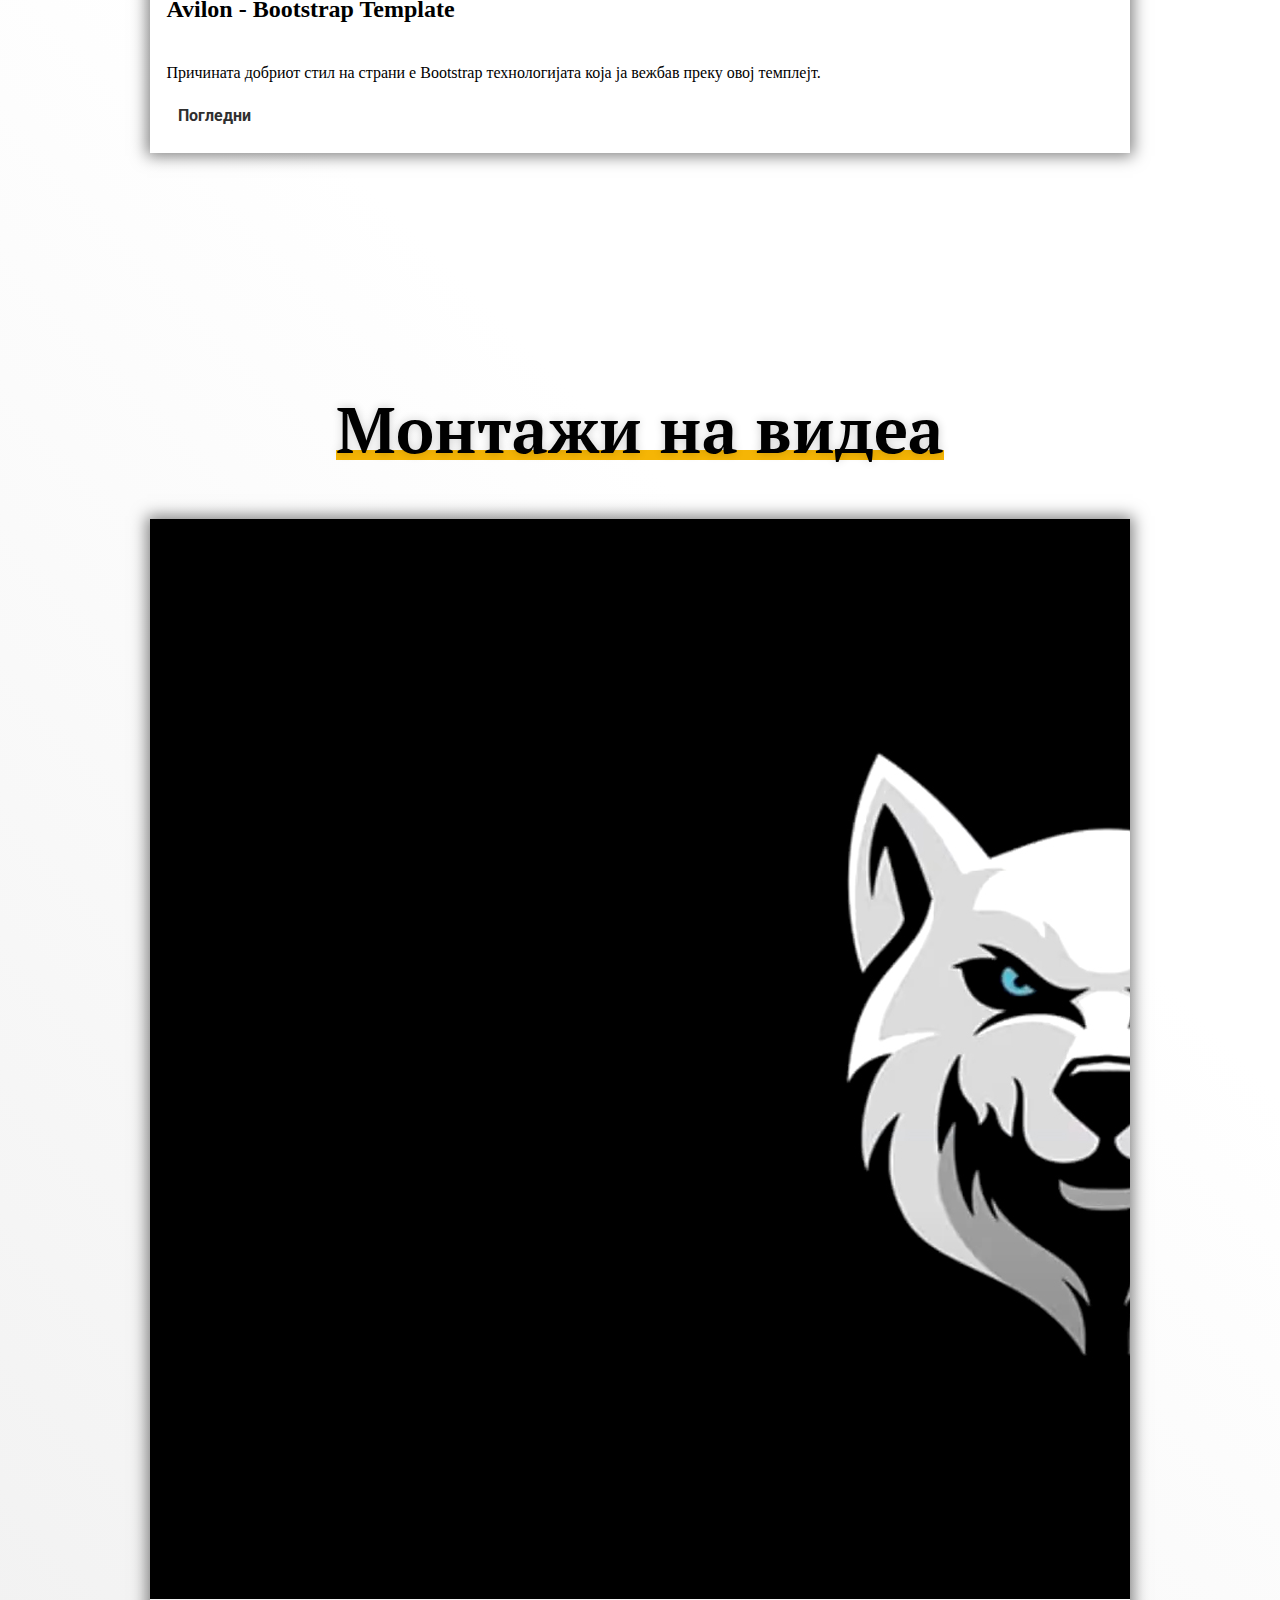
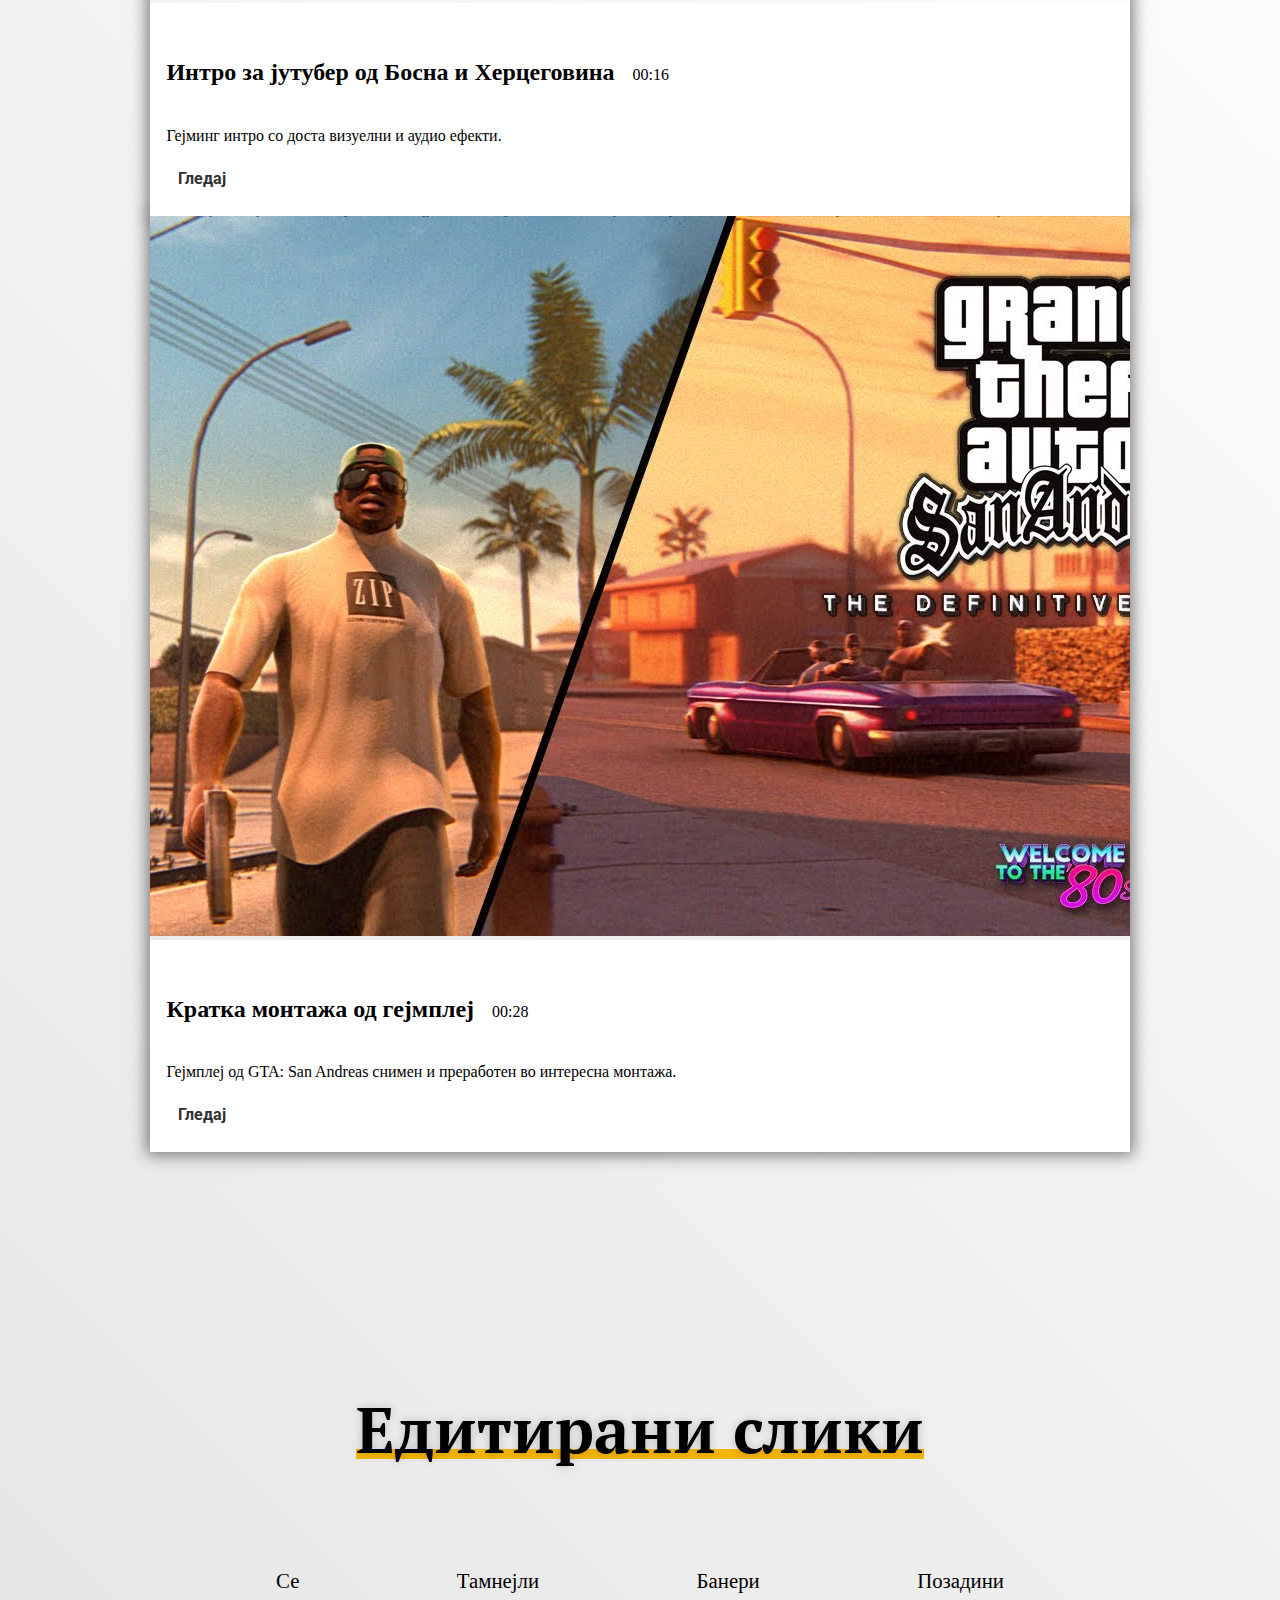
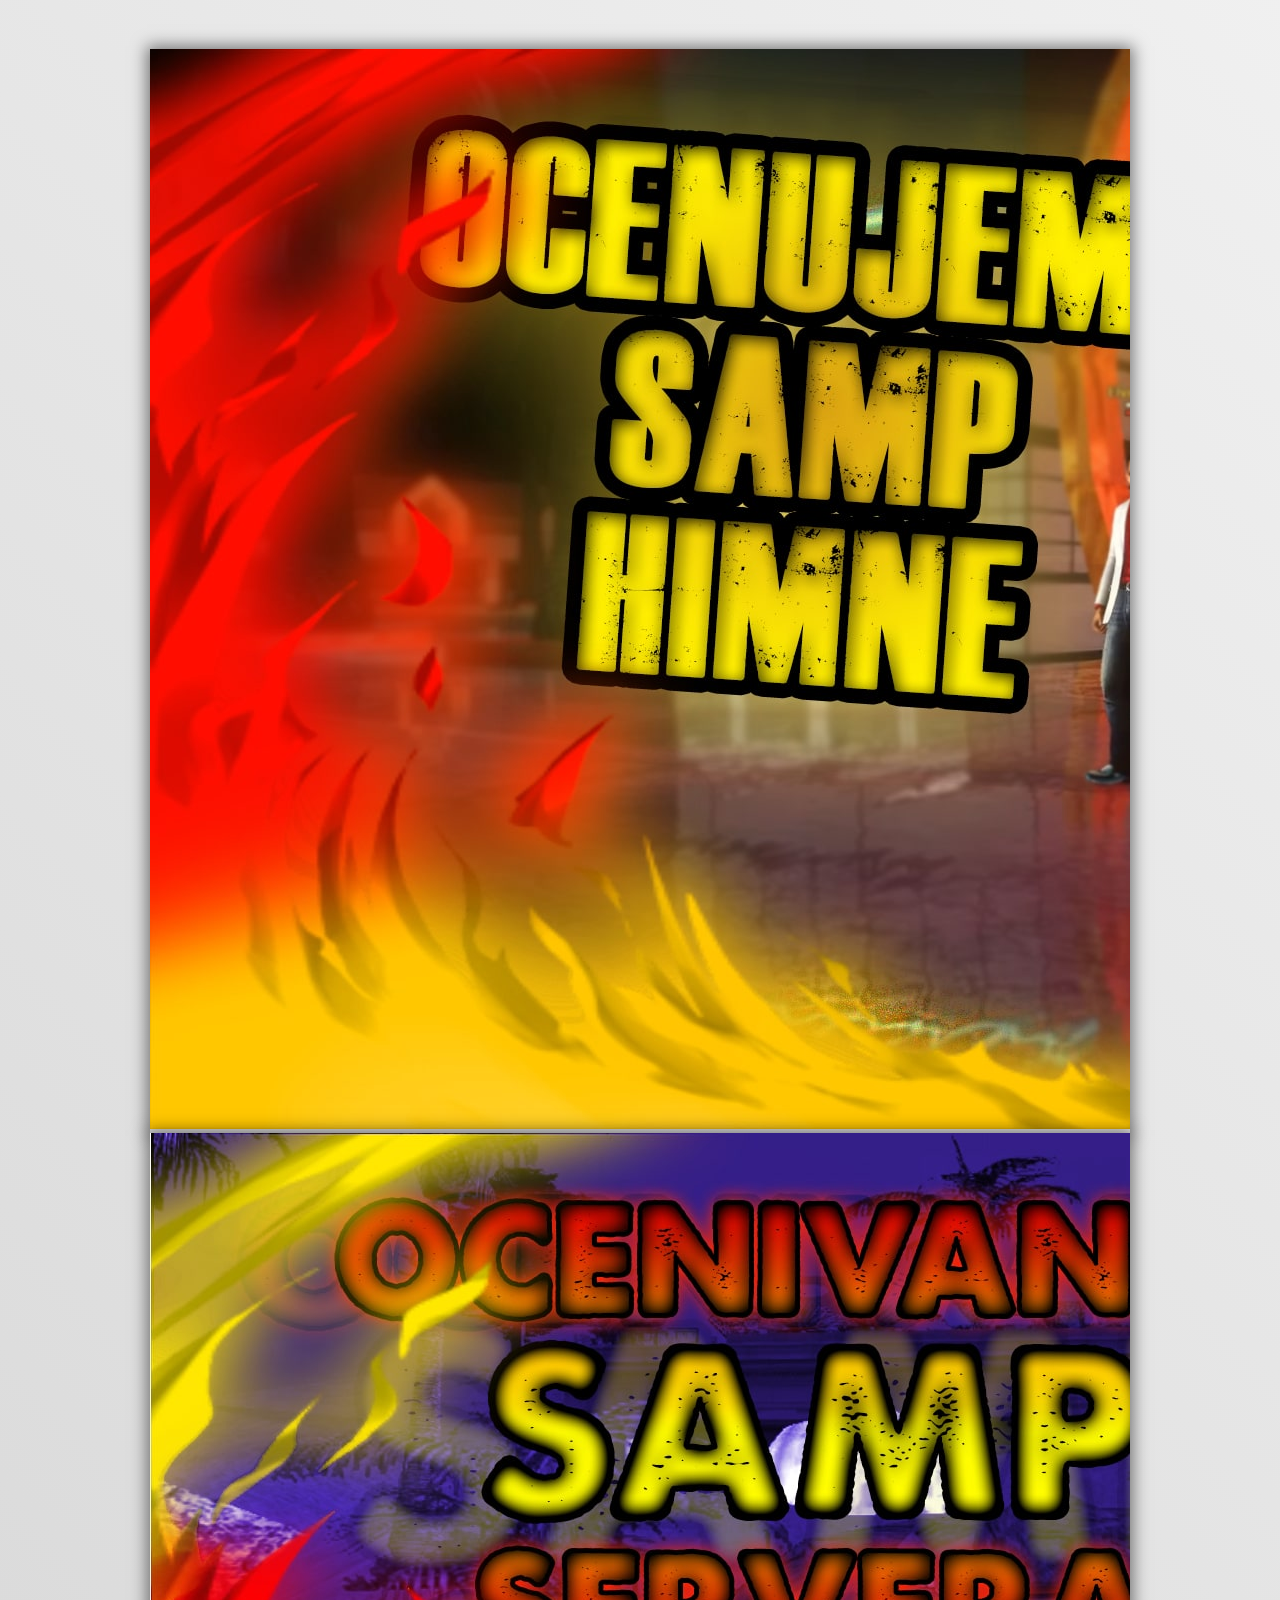
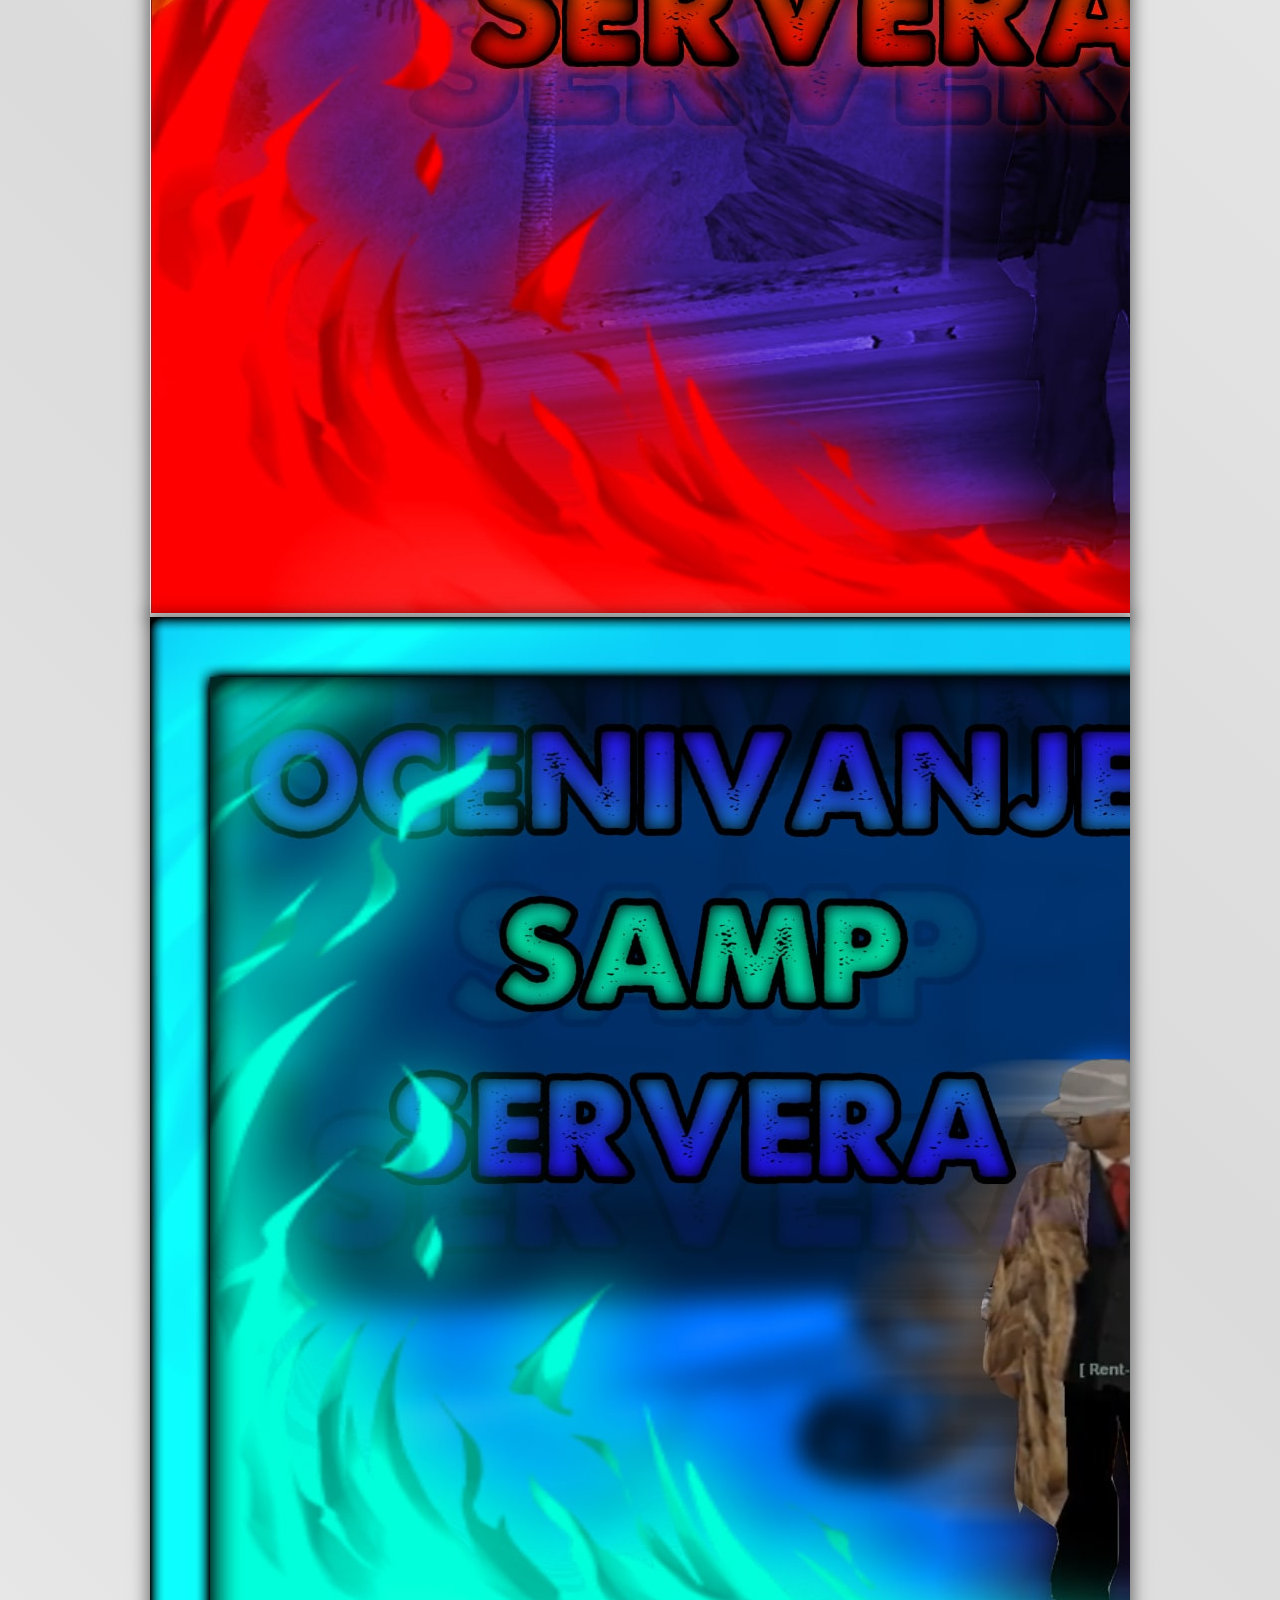
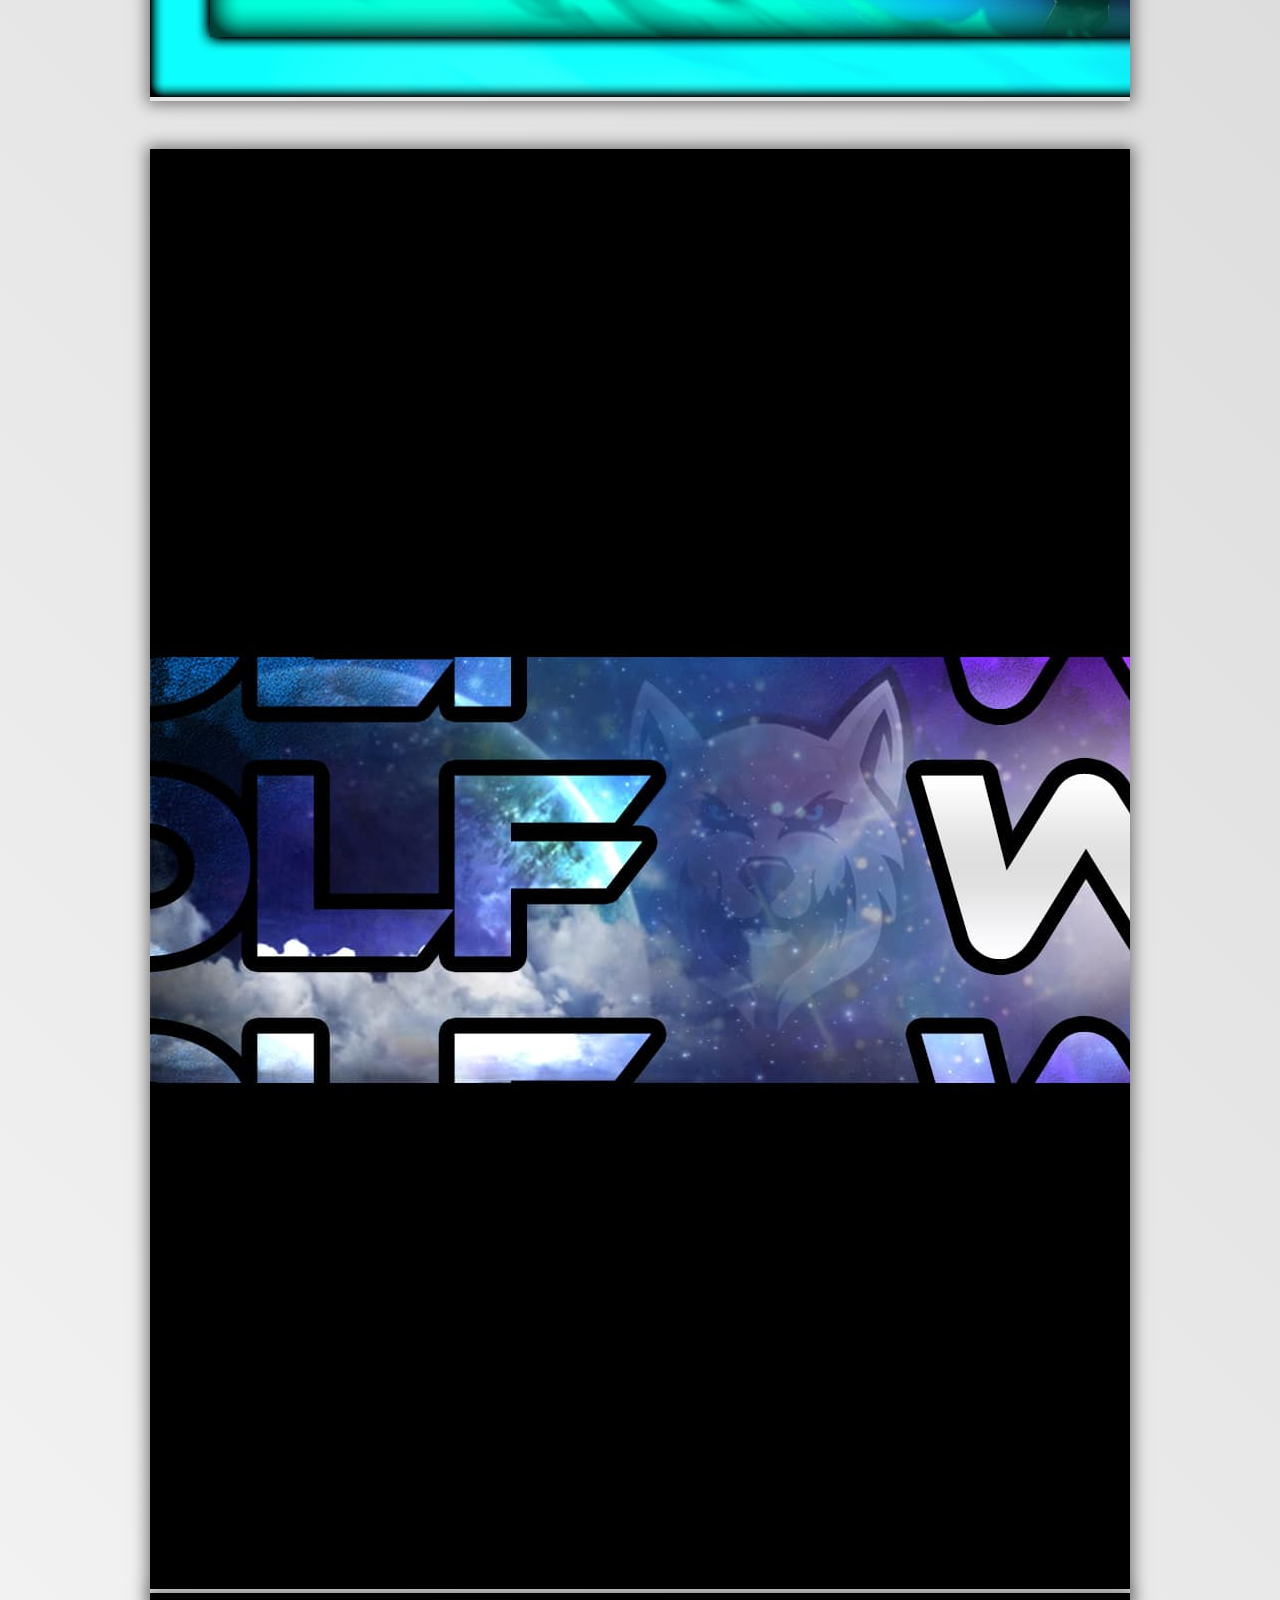
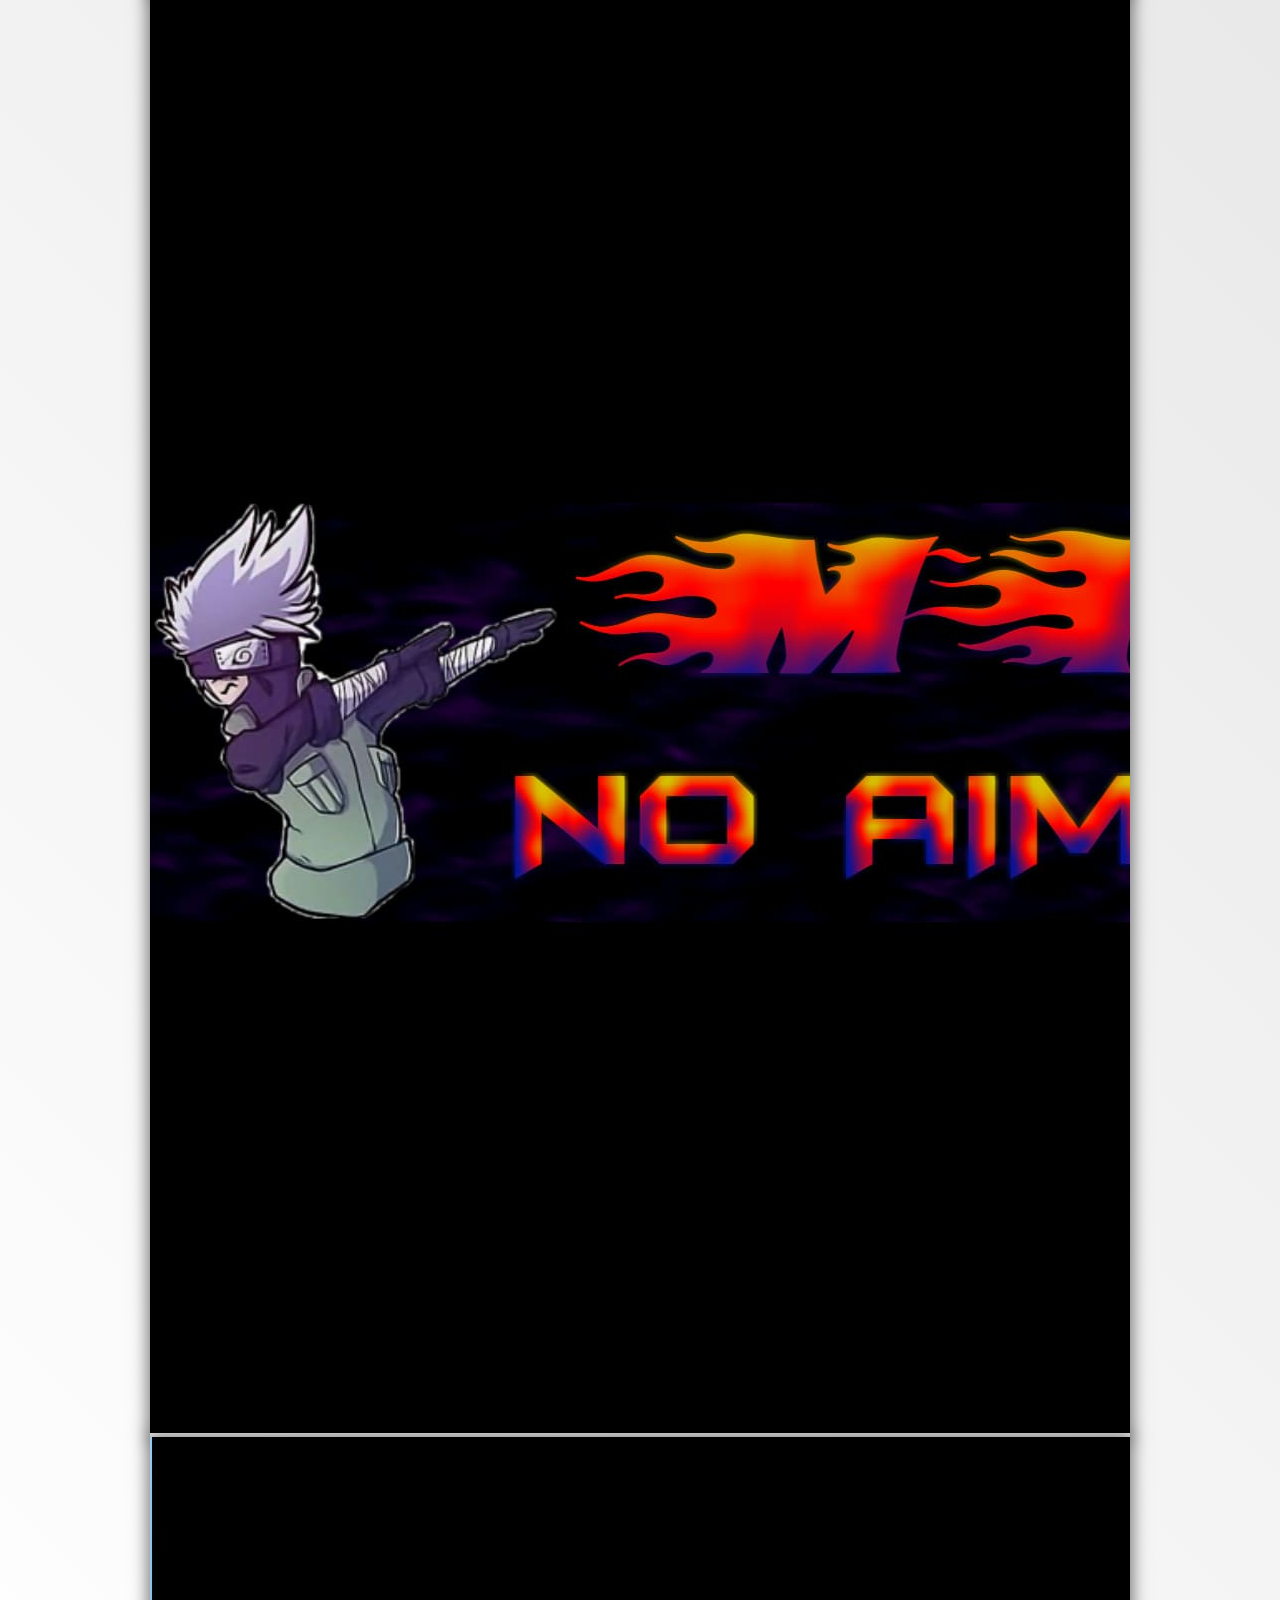
<file: projects/projectsIndex.html>
<!DOCTYPE html>
<html lang="en">

<head>
  <meta charset="UTF-8">
  <meta http-equiv="X-UA-Compatible" content="IE=edge">
  <meta name="viewport" content="width=device-width, initial-scale=1.0">
  <title>Проекти</title>
  <link href="https://cdn.jsdelivr.net/npm/bootstrap@5.0.2/dist/css/bootstrap.min.css" rel="stylesheet"
    integrity="sha384-EVSTQN3/azprG1Anm3QDgpJLIm9Nao0Yz1ztcQTwFspd3yD65VohhpuuCOmLASjC" crossorigin="anonymous">
  <link rel="stylesheet" type="text/css" href="../src/scss/projects.css">
  <link rel="stylesheet" href="../src/scss/queries.css" type="text/css">
  <link rel="preconnect" href="https://fonts.googleapis.com">
  <link rel="preconnect" href="https://fonts.gstatic.com" crossorigin>
  <link
    href="https://fonts.googleapis.com/css2?family=Inter:wght@300;400;600;800&family=Open+Sans:wght@300;700&family=PT+Serif:wght@700&family=Raleway:wght@200;300&family=Roboto:wght@100;300;400;700;900&display=swap"
    rel="stylesheet">
  <link rel="stylesheet" href="https://unpkg.com/swiper@8/swiper-bundle.min.css" />
  <script src="https://unpkg.com/swiper@8/swiper-bundle.min.js"></script>
</head>

<body class="projectsBody">
  <div class="backToTop">
    <img src="../img/arrowUp.png" alt="" class="img-fluid">
  </div>
  <section class="hero heroProjects">
    <a href="#web" class="scrollIndicatorLink">
      <img src="../img/scrollIndicator.png" class="scrollIndicator img-fluid" alt="">
    </a>
    <div class="goBackContainer">
      <p><a href="../src/index.html">
        <svg xmlns="http://www.w3.org/2000/svg" viewBox="0 0 448 512">
          <path
            d="M77.25 256l137.4-137.4c12.5-12.5 12.5-32.75 0-45.25s-32.75-12.5-45.25 0l-160 160c-12.5 12.5-12.5 32.75 0 45.25l160 160C175.6 444.9 183.8 448 192 448s16.38-3.125 22.62-9.375c12.5-12.5 12.5-32.75 0-45.25L77.25 256zM269.3 256l137.4-137.4c12.5-12.5 12.5-32.75 0-45.25s-32.75-12.5-45.25 0l-160 160c-12.5 12.5-12.5 32.75 0 45.25l160 160C367.6 444.9 375.8 448 384 448s16.38-3.125 22.62-9.375c12.5-12.5 12.5-32.75 0-45.25L269.3 256z" />
        </svg>
        Почетна
      </a></p>
    </div>
    <div class="footer-widget">
      <div id="text-7" class="fwidget et_pb_widget widget_text">
        <div class="textwidget">
          <div id="google_translate_element">
            <div class="skiptranslate goog-te-gadget" dir="ltr">
              <div id=":0.targetLanguage" class="goog-te-gadget-simple" style="white-space: nowrap;">
                <svg class="globe" xmlns="http://www.w3.org/2000/svg" width="128" height="128" fill="currentColor"
                  class="bi bi-globe2" viewBox="0 0 16 16">
                  <path
                    d="M0 8a8 8 0 1 1 16 0A8 8 0 0 1 0 8zm7.5-6.923c-.67.204-1.335.82-1.887 1.855-.143.268-.276.56-.395.872.705.157 1.472.257 2.282.287V1.077zM4.249 3.539c.142-.384.304-.744.481-1.078a6.7 6.7 0 0 1 .597-.933A7.01 7.01 0 0 0 3.051 3.05c.362.184.763.349 1.198.49zM3.509 7.5c.036-1.07.188-2.087.436-3.008a9.124 9.124 0 0 1-1.565-.667A6.964 6.964 0 0 0 1.018 7.5h2.49zm1.4-2.741a12.344 12.344 0 0 0-.4 2.741H7.5V5.091c-.91-.03-1.783-.145-2.591-.332zM8.5 5.09V7.5h2.99a12.342 12.342 0 0 0-.399-2.741c-.808.187-1.681.301-2.591.332zM4.51 8.5c.035.987.176 1.914.399 2.741A13.612 13.612 0 0 1 7.5 10.91V8.5H4.51zm3.99 0v2.409c.91.03 1.783.145 2.591.332.223-.827.364-1.754.4-2.741H8.5zm-3.282 3.696c.12.312.252.604.395.872.552 1.035 1.218 1.65 1.887 1.855V11.91c-.81.03-1.577.13-2.282.287zm.11 2.276a6.696 6.696 0 0 1-.598-.933 8.853 8.853 0 0 1-.481-1.079 8.38 8.38 0 0 0-1.198.49 7.01 7.01 0 0 0 2.276 1.522zm-1.383-2.964A13.36 13.36 0 0 1 3.508 8.5h-2.49a6.963 6.963 0 0 0 1.362 3.675c.47-.258.995-.482 1.565-.667zm6.728 2.964a7.009 7.009 0 0 0 2.275-1.521 8.376 8.376 0 0 0-1.197-.49 8.853 8.853 0 0 1-.481 1.078 6.688 6.688 0 0 1-.597.933zM8.5 11.909v3.014c.67-.204 1.335-.82 1.887-1.855.143-.268.276-.56.395-.872A12.63 12.63 0 0 0 8.5 11.91zm3.555-.401c.57.185 1.095.409 1.565.667A6.963 6.963 0 0 0 14.982 8.5h-2.49a13.36 13.36 0 0 1-.437 3.008zM14.982 7.5a6.963 6.963 0 0 0-1.362-3.675c-.47.258-.995.482-1.565.667.248.92.4 1.938.437 3.008h2.49zM11.27 2.461c.177.334.339.694.482 1.078a8.368 8.368 0 0 0 1.196-.49 7.01 7.01 0 0 0-2.275-1.52c.218.283.418.597.597.932zm-.488 1.343a7.765 7.765 0 0 0-.395-.872C9.835 1.897 9.17 1.282 8.5 1.077V4.09c.81-.03 1.577-.13 2.282-.287z" />
                </svg>
              </div>
            </div>
          </div>
          <script type="text/javascript">
            function googleTranslateElementInit() {
              new google.translate.TranslateElement({ pageLanguage: 'mk', includedLanguages: 'de,en,fr,sq', layout: google.translate.TranslateElement.InlineLayout.SIMPLE, autoDisplay: false }, 'google_translate_element');
            }
          </script>
          <script type="text/javascript"
            src="//translate.google.com/translate_a/element.js?cb=googleTranslateElementInit"></script>
        </div>
      </div>
    </div>
    <h1>Проекти</h1>
    <p class="heroDesc">Ова се проекти околу веб-дизајн, едитирање видеа и слики.</p>
  </section>
  <section class="projects" id="web">
    <h1><span>Веб-дизајн</span></h1>
    <div class="container-fluid">
      <div class="row cardRow">
        <div class="col-lg-6 col-sm-12 cardCol">
          <div class="card">
            <a href="projectRockPaperScissors/index.html" target="_blank" rel="noopener noreferrer">
              <img src="../img/projects/thumbs/rockPaperScissorsThumbnail.jpg" class="card-img-top" alt="">
            </a>
            <div class="card-body">
              <h5 class="card-title">Лист камен ножички &nbsp; <span class="badge bg-primary">Ново!</span></h5>
              <p class="card-text">За сите љубители на оваа игра.</p>
              <a href="projectRockPaperScissors/index.html" class="webButton" target="_blank" rel="noopener noreferrer">
                <span></span>
                <span></span>
                <span></span>
                <span></span>
                Погледни</a>
            </div>
          </div>
        </div>
        <div class="col-lg-6 col-sm-12 cardCol">
          <div class="card" style="width: 18rem;">
            <a href="../projects/project2/index.html" target="_blank" rel="noopener noreferrer">
              <img src="../img/projects/thumbs/projectFirwlThumbnail.jpg" class="card-img-top" alt="">
            </a>
            <div class="card-body">
              <h5 class="card-title">Firwl - Cyber Security Webpage Template</h5>
              <p class="card-text">Изработен темплејт за да ги подобрам моите вештини во дизајн.</p>
              <a href="../projects/project2/index.html" class="webButton" target="_blank" rel="noopener noreferrer">
                <span></span>
                <span></span>
                <span></span>
                <span></span>
                Погледни
              </a>
            </div>
          </div>
        </div>
      </div>
      <div class="row cardRow">
        <div class="col-lg-6 col-sm-12 cardCol">
          <div class="card" style="width: 18rem;">
            <a href="../projects/project1/index.html" target="_blank" rel="noopener noreferrer">
              <img src="../img/projects/thumbs/projectManageThumbnail.jpg" class="card-img-top" alt="">
            </a>
            <div class="card-body">
              <h5 class="card-title">Manage - Landing Page Template</h5>
              <p class="card-text">Темплејт кој ми помогна за да разберам како да дојдам до едноставни веб-страни за
                продажба на услуги.</p>
              <a href="../projects/project1/index.html" class="webButton" target="_blank" rel="noopener noreferrer">
                <span></span>
                <span></span>
                <span></span>
                <span></span>
                Погледни
              </a>
            </div>
          </div>
        </div>
        <div class="col-lg-6 col-sm-12 cardCol">
          <div class="card" style="width: 18rem;">
            <a href="../projects/project3/index.html" target="_blank" rel="noopener noreferrer">
              <img src="../img/projects/thumbs/projectAvilonThumbnail.jpg" class="card-img-top" alt="">
            </a>
            <div class="card-body">
              <h5 class="card-title">Avilon - Bootstrap Template</h5>
              <p class="card-text">Причината добриот стил на страни е Bootstrap технологијата која ја вежбав преку овој
                темплејт.</p>
              <a href="../projects/project3/index.html" class="webButton" target="_blank" rel="noopener noreferrer">
                <span></span>
                <span></span>
                <span></span>
                <span></span>
                Погледни
              </a>
            </div>
          </div>
        </div>
      </div>
    </div>
  </section>
  <section class="projects" id="videos">
    <h1><span>Монтажи на видеа</span></h1>
    <div class="container-fluid">
      <div class="row cardRow">
        <div class="col-lg-6 col-sm-12 cardCol">
          <div class="card" style="width: 18rem;">
            <a href="https://www.youtube.com/watch?v=61zqdTBYFv0" target="_blank" rel="noopener noreferer">
              <img src="../img/projects/thumbs/projectIntroThumbnail.jpg" class="card-img-top" alt="">
            </a>
            <div class="card-body">
              <h5 class="card-title">Интро за јутубер од Босна и Херцеговина &nbsp; <span
                  class="badge bg-danger">00:16</span></h5>
              <p class="card-text">Гејминг интро со доста визуелни и аудио ефекти.</p>
              <a href="https://www.youtube.com/watch?v=61zqdTBYFv0" target="_blank" rel="noopener noreferer"
                class="videoButton">
                <span></span>
                <span></span>
                <span></span>
                <span></span>
                Гледај
              </a>
            </div>
          </div>
        </div>
        <div class="col-lg-6 col-sm-12 cardCol">
          <div class="card" style="width: 18rem;">
            <a href="https://www.youtube.com/watch?v=PjsPCyNwkXo" target="_blank" rel="noopener noreferer">
              <img src="../img/projects/thumbs/projectGTAThumbnail.jpg" class="card-img-top" alt="">
            </a>
            <div class="card-body">
              <h5 class="card-title">Кратка монтажа од гејмплеј &nbsp; <span class="badge bg-danger">00:28</span></h5>
              <p class="card-text">Гејмплеј од GTA: San Andreas снимен и преработен во интересна монтажа.</p>
              <a href="https://www.youtube.com/watch?v=PjsPCyNwkXo" target="_blank" rel="noopener noreferer"
                class="videoButton">
                <span></span>
                <span></span>
                <span></span>
                <span></span>
                Гледај
              </a>
            </div>
          </div>
        </div>
      </div>
    </div>
  </section>
  <section class="projects" id="videos">
    <h1><span>Едитирани слики</span></h1>
    <div class="tipSlikaDiv">
      <ul>
        <li id="se">
          <span></span>
          <span></span>
          <span></span>
          <span></span>
          Се
        </li>
        <li id="tamnejli">
          <span></span>
          <span></span>
          <span></span>
          <span></span>
          Тамнејли
        </li>
        <li id="baneri">
          <span></span>
          <span></span>
          <span></span>
          <span></span>
          Банери
        </li>
        <li id="pozadini">
          <span></span>
          <span></span>
          <span></span>
          <span></span>
          Позадини
        </li>
      </ul>
    </div>
    <div class="container-fluid">
      <div class="row cardRow thumbRow">
        <div class="col-lg-4 col-sm-12 cardCol">
          <div class="card" style="width: 18rem;">
            <a href="../img/projects/sliki/thumb1.jpg">
              <img src="../img/projects/sliki/thumb1.jpg" class="card-img-top" alt="">
            </a>
          </div>
        </div>
        <div class="col-lg-4 col-sm-12 cardCol">
          <div class="card" style="width: 18rem;">
            <a href="../img/projects/sliki/thumb2.jpg">
              <img src="../img/projects/sliki/thumb2.jpg" class="card-img-top" alt="">
            </a>
          </div>
        </div>
        <div class="col-lg-4 col-sm-12 cardCol">
          <div class="card" style="width: 18rem;">
            <a href="../img/projects/sliki/thumb3.jpg">
              <img src="../img/projects/sliki/thumb3.jpg" class="card-img-top" alt="">
            </a>
          </div>
        </div>
      </div>
      <div class="row cardRow bannerRow">
        <div class="col-lg-4 col-sm-12 cardCol">
          <div class="card" style="width: 18rem;">
            <a href="../img/projects/sliki/banner1.jpg">
              <img src="../img/projects/sliki/banner1.jpg" class="card-img-top" alt="">
            </a>
          </div>
        </div>
        <div class="col-lg-4 col-sm-12 cardCol">
          <div class="card" style="width: 18rem;">
            <a href="../img/projects/sliki/banner2.jpg">
              <img src="../img/projects/sliki/banner2.jpg" class="card-img-top" alt="">
            </a>
          </div>
        </div>
        <div class="col-lg-4 col-sm-12 cardCol">
          <div class="card" style="width: 18rem;">
            <a href="../img/projects/sliki/banner3.jpg">
              <img src="../img/projects/sliki/banner3.jpg" class="card-img-top" alt="">
            </a>
          </div>
        </div>
      </div>
      <div class="row cardRow wallpaperRow">
        <div class="col-lg-3 col-sm-12 cardCol">
          <div class="card" style="width: 18rem;">
            <a href="../img/projects/sliki/pozadina1.jpg">
              <img src="../img/projects/sliki/pozadina1.jpg" class="card-img-top" alt="">
            </a>
          </div>
        </div>
        <div class="col-lg-3 col-sm-12 cardCol">
          <div class="card" style="width: 18rem;">
            <a href="../img/projects/sliki/pozadina2.jpg">
              <img src="../img/projects/sliki/pozadina2.jpg" class="card-img-top" alt="">
            </a>
          </div>
        </div>
        <div class="col-lg-3 col-sm-12 cardCol">
          <div class="card" style="width: 18rem;">
            <a href="../img/projects/sliki/pozadina3.jpg">
              <img src="../img/projects/sliki/pozadina3.jpg" class="card-img-top" alt="">
            </a>
          </div>
        </div>
        <div class="col-lg-3 col-sm-12 cardCol">
          <div class="card" style="width: 18rem;">
            <a href="../img/projects/sliki/pozadina4.jpg">
              <img src="../img/projects/sliki/pozadina4.jpg" class="card-img-top" alt="">
            </a>
          </div>
        </div>
      </div>
    </div>
  </section>
  <section class="projects" id="events">
    <h1><span>Настани</span></h1>
    <div class="container-fluid">
      <div class="row cardRow">
        <div class="col-lg-6 col-sm-12 cardCol">
          <div class="card" style="width: 18rem;">
            <a href="./nastani/nastanMicrobit.html" target="_blank" rel="noopener noreferrer">
              <img src="../img/projects/thumbs/projectMicrobitThumbnail.jpg" class="card-img-top" alt="">
            </a>
            <div class="card-body">
              <h5 class="card-title">Симулација на раскрсница со Micro:Bit уреди.</h5>
              <p class="card-text">Натпреварот кој го промени мојот поглед кон програмирањето.</p>
              <a href="./nastani/nastanMicrobit.html" class="eventButton" target="_blank" rel="noopener noreferrer">
                <span></span>
                <span></span>
                <span></span>
                <span></span>
                Прочитај повеќе...
              </a>
            </div>
          </div>
        </div>
        <div class="col-lg-6 col-sm-12 cardCol">
          <div class="card" style="width: 18rem;">
            <a href="../projects/nastani/nastanGradimeMostovi.html" target="_blank" rel="noopener noreferrer">
              <img src="../img/projects/thumbs/projectGradimeMostovi.jpg" class="card-img-top" alt="">
            </a>
            <div class="card-body">
              <h5 class="card-title">Градиме „Мостови“</h5>
              <p class="card-text">Настан на кој научив да соработувам со секој - дури и луѓе од странство.</p>
              <a href="../projects/nastani/nastanGradimeMostovi.html" target="_blank" rel="noopener noreferrer"
                class="eventButton">
                <span></span>
                <span></span>
                <span></span>
                <span></span>
                Прочитај повеќе...
              </a>
            </div>
          </div>
        </div>
      </div>
    </div>
  </section>
  <footer class="projectsFooter">
    <div class="copyright">
      <p>Copyright &copy; Mihail Kuzmanoski - Miksaa 2022</p>
      <div class="iconsCredits">Icons made by <a href="https://www.flaticon.com/authors/pixel-perfect"
          title="Pixel perfect">Pixel perfect</a> and <a href="https://www.freepik.com" title="Freepik">Freepik</a>
        from
        <a href="https://www.flaticon.com/" title="Flaticon">www.flaticon.com</a>
      </div>
    </div>
  </footer>
  <script src="https://cdn.jsdelivr.net/npm/@popperjs/core@2.9.2/dist/umd/popper.min.js"
    integrity="sha384-IQsoLXl5PILFhosVNubq5LC7Qb9DXgDA9i+tQ8Zj3iwWAwPtgFTxbJ8NT4GN1R8p"
    crossorigin="anonymous"></script>
  <script src="https://cdn.jsdelivr.net/npm/bootstrap@5.0.2/dist/js/bootstrap.min.js"
    integrity="sha384-cVKIPhGWiC2Al4u+LWgxfKTRIcfu0JTxR+EQDz/bgldoEyl4H0zUF0QKbrJ0EcQF"
    crossorigin="anonymous"></script>
  <script>
    const backToTopBtn = document.querySelector(".backToTop")
    document.addEventListener('scroll', function () {
      if (window.pageYOffset >= 1000) {
        backToTopBtn.style.opacity = 1
      }
      else {
        backToTopBtn.style.opacity = 0
      }
    })
    backToTopBtn.addEventListener('click', function () {
      window.scrollTo({
        top: 0,
        left: 0,
        behavior: 'smooth'
      })
    })
  </script>
  <script src="../src/js/filter.js"></script>
</body>

</html>
</file>
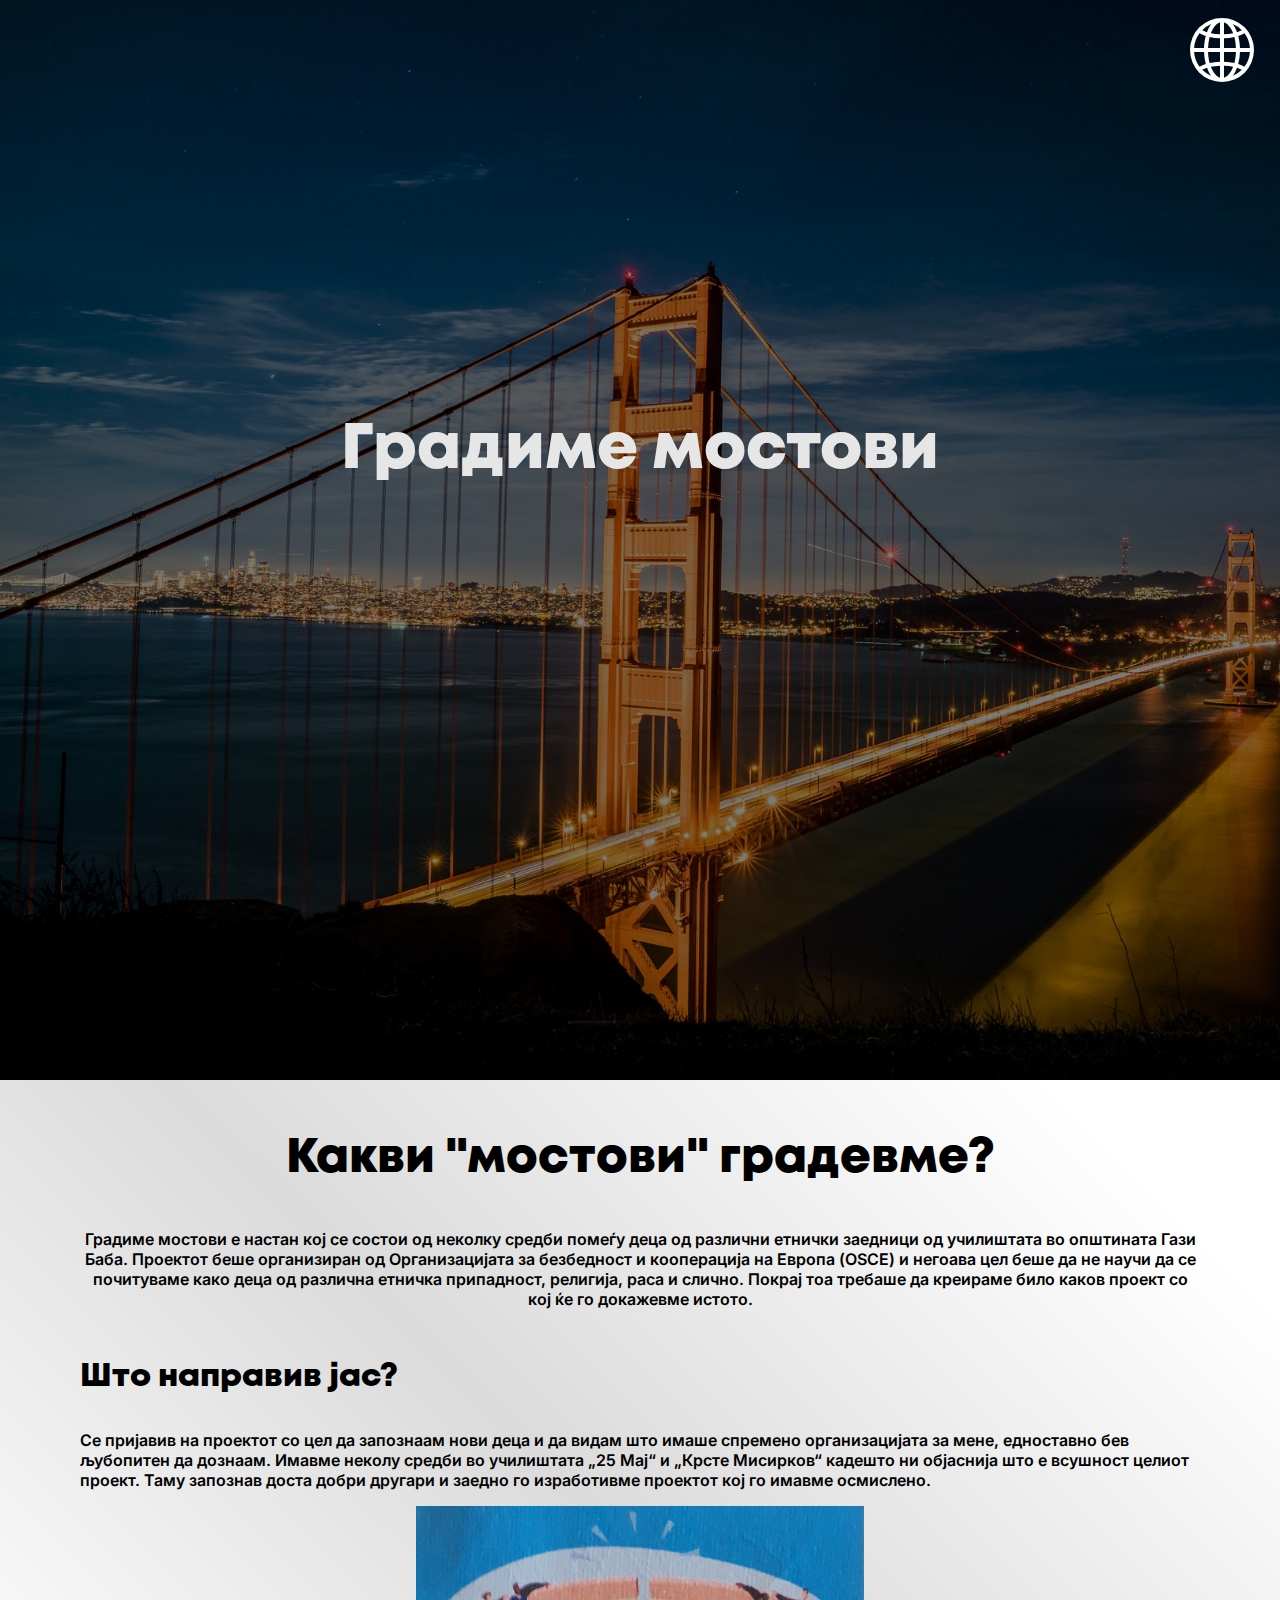
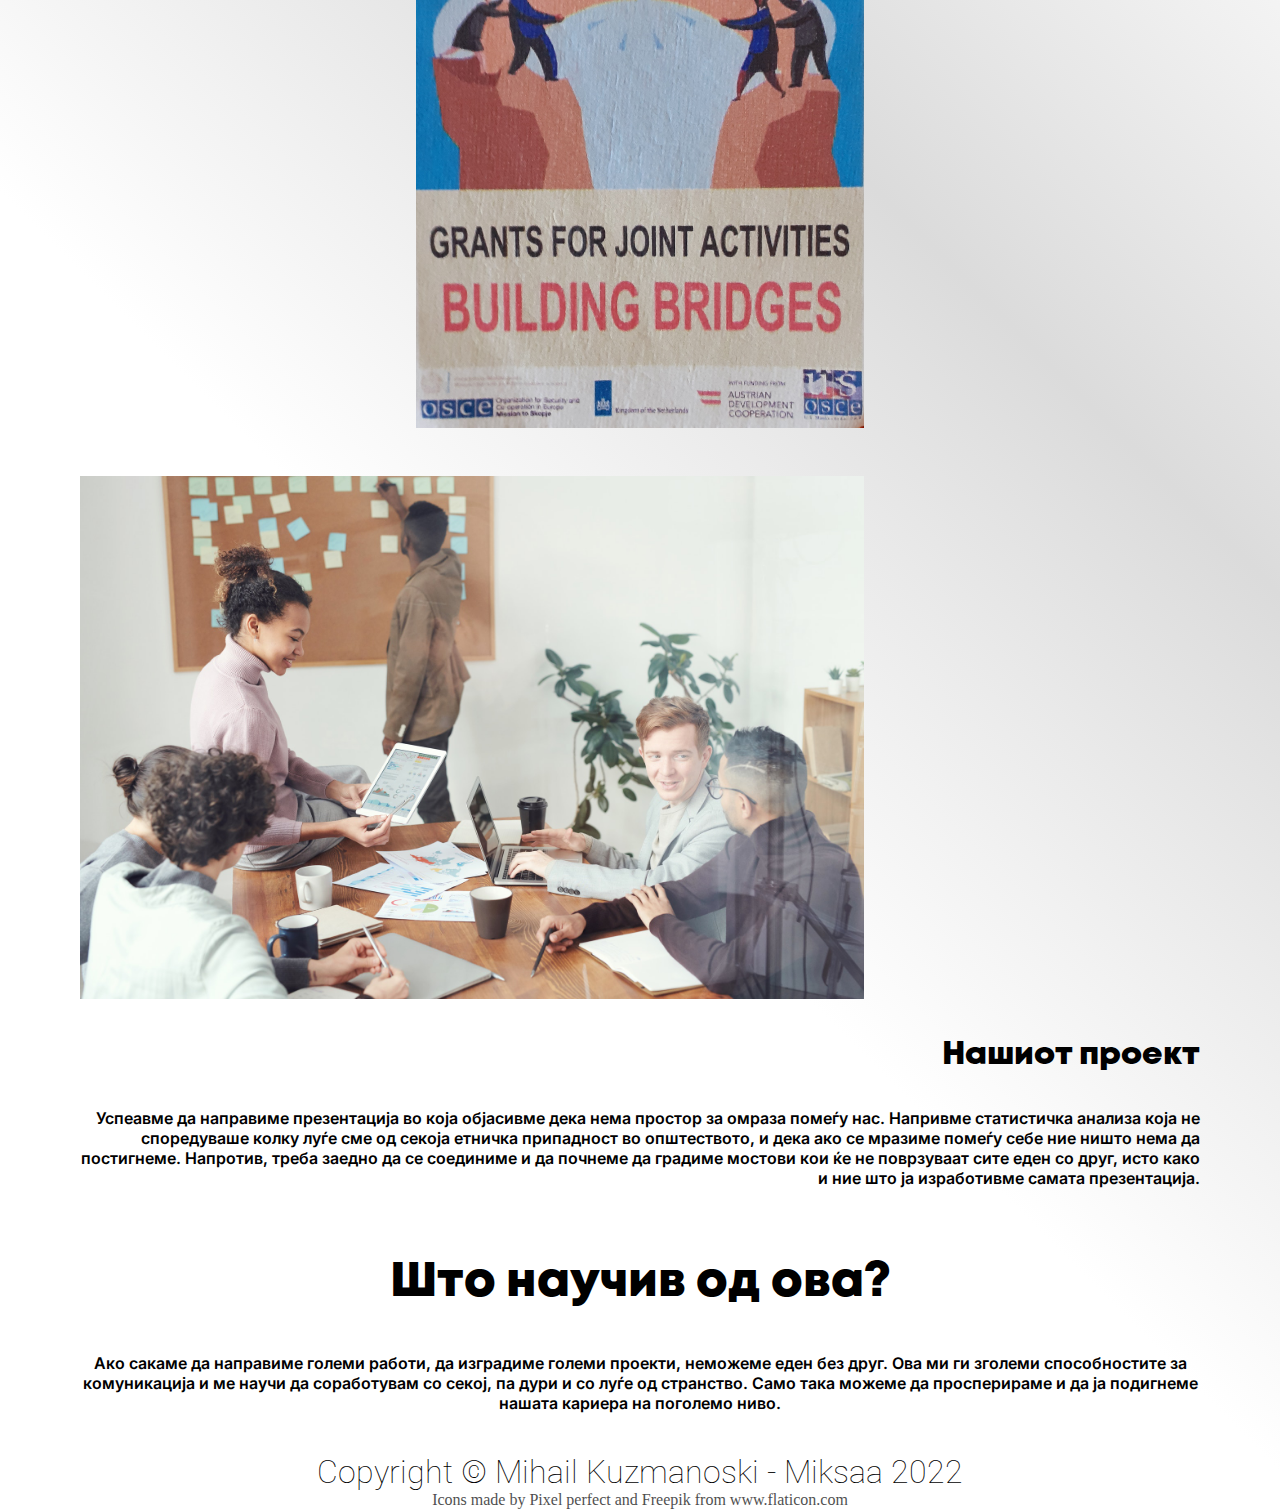
<file: projects/nastani/nastanGradimeMostovi.html>
<!DOCTYPE html>
<html lang="en">

<head>
  <meta charset="UTF-8">
  <meta http-equiv="X-UA-Compatible" content="IE=edge">
  <meta name="viewport" content="width=device-width, initial-scale=1.0">
  <title>Градиме мостови</title>
  <link href="https://cdn.jsdelivr.net/npm/bootstrap@5.0.2/dist/css/bootstrap.min.css" rel="stylesheet"
    integrity="sha384-EVSTQN3/azprG1Anm3QDgpJLIm9Nao0Yz1ztcQTwFspd3yD65VohhpuuCOmLASjC" crossorigin="anonymous">
  <link rel="preconnect" href="https://fonts.googleapis.com">
  <link rel="preconnect" href="https://fonts.gstatic.com" crossorigin>
  <link
    href="https://fonts.googleapis.com/css2?family=Inter:wght@300;400;600;800&family=Open+Sans:wght@300;700&family=PT+Serif:wght@700&family=Raleway:wght@200;300&family=Roboto:wght@100;300;400;700;900&display=swap"
    rel="stylesheet">
  <link rel="stylesheet" href="../../src/scss/nastani/nastanGradimeMostovi/nastanGradimeMostovi.css" type="text/css">
  <link rel="stylesheet" href="../../src/scss/queries.css" type="text/css">
  <link rel="stylesheet" href="https://unpkg.com/swiper@8/swiper-bundle.min.css" />
  <script src="https://unpkg.com/swiper@8/swiper-bundle.min.js"></script>
</head>

<body>
  <div class="backToTop">
    <img src="../../img/arrowUp.png" alt="" class="img-fluid">
  </div>
  <section class="nastaniHero">
    <div class="footer-widget">
      <div id="text-7" class="fwidget et_pb_widget widget_text">
        <div class="textwidget">
          <div id="google_translate_element">
            <div class="skiptranslate goog-te-gadget" dir="ltr">
              <div id=":0.targetLanguage" class="goog-te-gadget-simple" style="white-space: nowrap;">
                <svg class="globe" xmlns="http://www.w3.org/2000/svg" width="128" height="128" fill="currentColor"
                  class="bi bi-globe2" viewBox="0 0 16 16">
                  <path
                    d="M0 8a8 8 0 1 1 16 0A8 8 0 0 1 0 8zm7.5-6.923c-.67.204-1.335.82-1.887 1.855-.143.268-.276.56-.395.872.705.157 1.472.257 2.282.287V1.077zM4.249 3.539c.142-.384.304-.744.481-1.078a6.7 6.7 0 0 1 .597-.933A7.01 7.01 0 0 0 3.051 3.05c.362.184.763.349 1.198.49zM3.509 7.5c.036-1.07.188-2.087.436-3.008a9.124 9.124 0 0 1-1.565-.667A6.964 6.964 0 0 0 1.018 7.5h2.49zm1.4-2.741a12.344 12.344 0 0 0-.4 2.741H7.5V5.091c-.91-.03-1.783-.145-2.591-.332zM8.5 5.09V7.5h2.99a12.342 12.342 0 0 0-.399-2.741c-.808.187-1.681.301-2.591.332zM4.51 8.5c.035.987.176 1.914.399 2.741A13.612 13.612 0 0 1 7.5 10.91V8.5H4.51zm3.99 0v2.409c.91.03 1.783.145 2.591.332.223-.827.364-1.754.4-2.741H8.5zm-3.282 3.696c.12.312.252.604.395.872.552 1.035 1.218 1.65 1.887 1.855V11.91c-.81.03-1.577.13-2.282.287zm.11 2.276a6.696 6.696 0 0 1-.598-.933 8.853 8.853 0 0 1-.481-1.079 8.38 8.38 0 0 0-1.198.49 7.01 7.01 0 0 0 2.276 1.522zm-1.383-2.964A13.36 13.36 0 0 1 3.508 8.5h-2.49a6.963 6.963 0 0 0 1.362 3.675c.47-.258.995-.482 1.565-.667zm6.728 2.964a7.009 7.009 0 0 0 2.275-1.521 8.376 8.376 0 0 0-1.197-.49 8.853 8.853 0 0 1-.481 1.078 6.688 6.688 0 0 1-.597.933zM8.5 11.909v3.014c.67-.204 1.335-.82 1.887-1.855.143-.268.276-.56.395-.872A12.63 12.63 0 0 0 8.5 11.91zm3.555-.401c.57.185 1.095.409 1.565.667A6.963 6.963 0 0 0 14.982 8.5h-2.49a13.36 13.36 0 0 1-.437 3.008zM14.982 7.5a6.963 6.963 0 0 0-1.362-3.675c-.47.258-.995.482-1.565.667.248.92.4 1.938.437 3.008h2.49zM11.27 2.461c.177.334.339.694.482 1.078a8.368 8.368 0 0 0 1.196-.49 7.01 7.01 0 0 0-2.275-1.52c.218.283.418.597.597.932zm-.488 1.343a7.765 7.765 0 0 0-.395-.872C9.835 1.897 9.17 1.282 8.5 1.077V4.09c.81-.03 1.577-.13 2.282-.287z" />
                </svg>
              </div>
            </div>
          </div>
          <script type="text/javascript">
            function googleTranslateElementInit() {
              new google.translate.TranslateElement({ pageLanguage: 'mk', includedLanguages: 'de,en,fr,sq', layout: google.translate.TranslateElement.InlineLayout.SIMPLE, autoDisplay: false }, 'google_translate_element');
            }
          </script>
          <script type="text/javascript"
            src="//translate.google.com/translate_a/element.js?cb=googleTranslateElementInit"></script>
        </div>
      </div>
    </div>
    <div class="container-fluid">
      <div class="row">
        <div class="col-lg-12 nastaniHeroCol">
          <h1><span>Градиме мостови</span></h1>
        </div>
      </div>
    </div>
  </section>
  <section class="zaNastanot" id="zaNastanot">
    <div class="container-fluid">
      <div class="row">
        <div class="col-lg-12 zaNastanotCol">
          <h2><span>Какви "мостови" градевме?</span></h2>
          <p>Градиме мостови е настан кој се состои од неколку средби помеѓу деца од различни етнички заедници од
            училиштата во општината Гази Баба. Проектот беше организиран од Организацијата за безбедност и кооперација
            на Европа (OSCE) и негоава цел беше да не научи да се почитуваме како деца од различна етничка припадност,
            религија, раса и слично. Покрај тоа требаше да креираме било каков проект со кој ќе го докажевме истото.</p>
        </div>
      </div>
    </div>
    <div class="container-fluid nastaniPara2">
      <div class="row">
        <div class="col-lg-6 zaNastanotCol">
          <h3><span>Што направив јас?</span></h3>
          <p>Се пријавив на проектот со цел да запознаам нови деца и да видам што имаше спремено организацијата за мене,
            едноставно бев љубопитен да дознаам. Имавме неколу средби во училиштата „25 Мај“ и „Крсте Мисирков“ кадешто
            ни објаснија што е всушност целиот проект. Таму запознав доста добри другари и заедно го изработивме
            проектот кој го имавме осмислено. </p>
        </div>
        <div class="col-lg-6 zaNastanotCol zaNastanotColImg">
          <img src="../../img/projects/nastani/gradimeMostovi/gradimeMostoviImg1.jpg" class="img-fluid resizedImg" alt="">
        </div>
      </div>
    </div>
    <div class="container-fluid nastaniPara2 zaNastanotColImg">
      <div class="row">
        <div class="col-lg-6 zaNastanotCol">
          <img src="../../img/projects/nastani/gradimeMostovi/gradimeMostoviImg2.jpg" class="img-fluid resizedImg2" alt="">
        </div>
        <div class="col-lg-6 zaNastanotCol nastaniTextRight">
          <h3><span>Нашиот проект</span></h3>
          <p>
            Успеавме да направиме презентација во која објасивме дека нема простор за омраза помеѓу нас. Напривме
            статистичка анализа која не споредуваше колку луѓе сме од секоја етничка припадност во општеството, и дека
            ако се мразиме помеѓу себе ние ништо нема да постигнеме. Напротив, треба заедно да се соединиме и да почнеме
            да градиме мостови кои ќе не поврзуваат сите еден со друг, исто како и ние што ја изработивме самата
            презентација.
          </p>
        </div>
      </div>
    </div>
    <div class="container-fluid" style="margin-top: 5rem;">
      <div class="row">
        <div class="col-lg-12 zaNastanotCol">
          <h2><span>Што научив од ова?</span></h2>
          <p>
            Ако сакаме да направиме големи работи, да изградиме големи проекти, неможеме еден без друг. Ова ми ги
            зголеми способностите за комуникација и ме научи да соработувам со секој, па дури и со луѓе од странство.
            Само така можеме да просперираме и да ја подигнеме нашата кариера на поголемо ниво.
          </p>
        </div>
      </div>
    </div>
  </section>
  <footer class="projectsFooter">
    <div class="copyright">
      <p>Copyright &copy; Mihail Kuzmanoski - Miksaa 2022</p>
      <div class="iconsCredits">Icons made by <a href="https://www.flaticon.com/authors/pixel-perfect"
          title="Pixel perfect">Pixel perfect</a> and <a href="https://www.freepik.com" title="Freepik">Freepik</a>
        from
        <a href="https://www.flaticon.com/" title="Flaticon">www.flaticon.com</a>
      </div>
    </div>
  </footer>
  <script>
    const backToTopBtn = document.querySelector(".backToTop")
    document.addEventListener('scroll', function () {
      if (window.pageYOffset >= 1000) {
        backToTopBtn.style.opacity = 1
      }
      else {
        backToTopBtn.style.opacity = 0
      }
    })
    backToTopBtn.addEventListener('click', function () {
      window.scrollTo({
        top: 0,
        left: 0,
        behavior: 'smooth'
      })
    })
  </script>
</body>

</html>
</file>
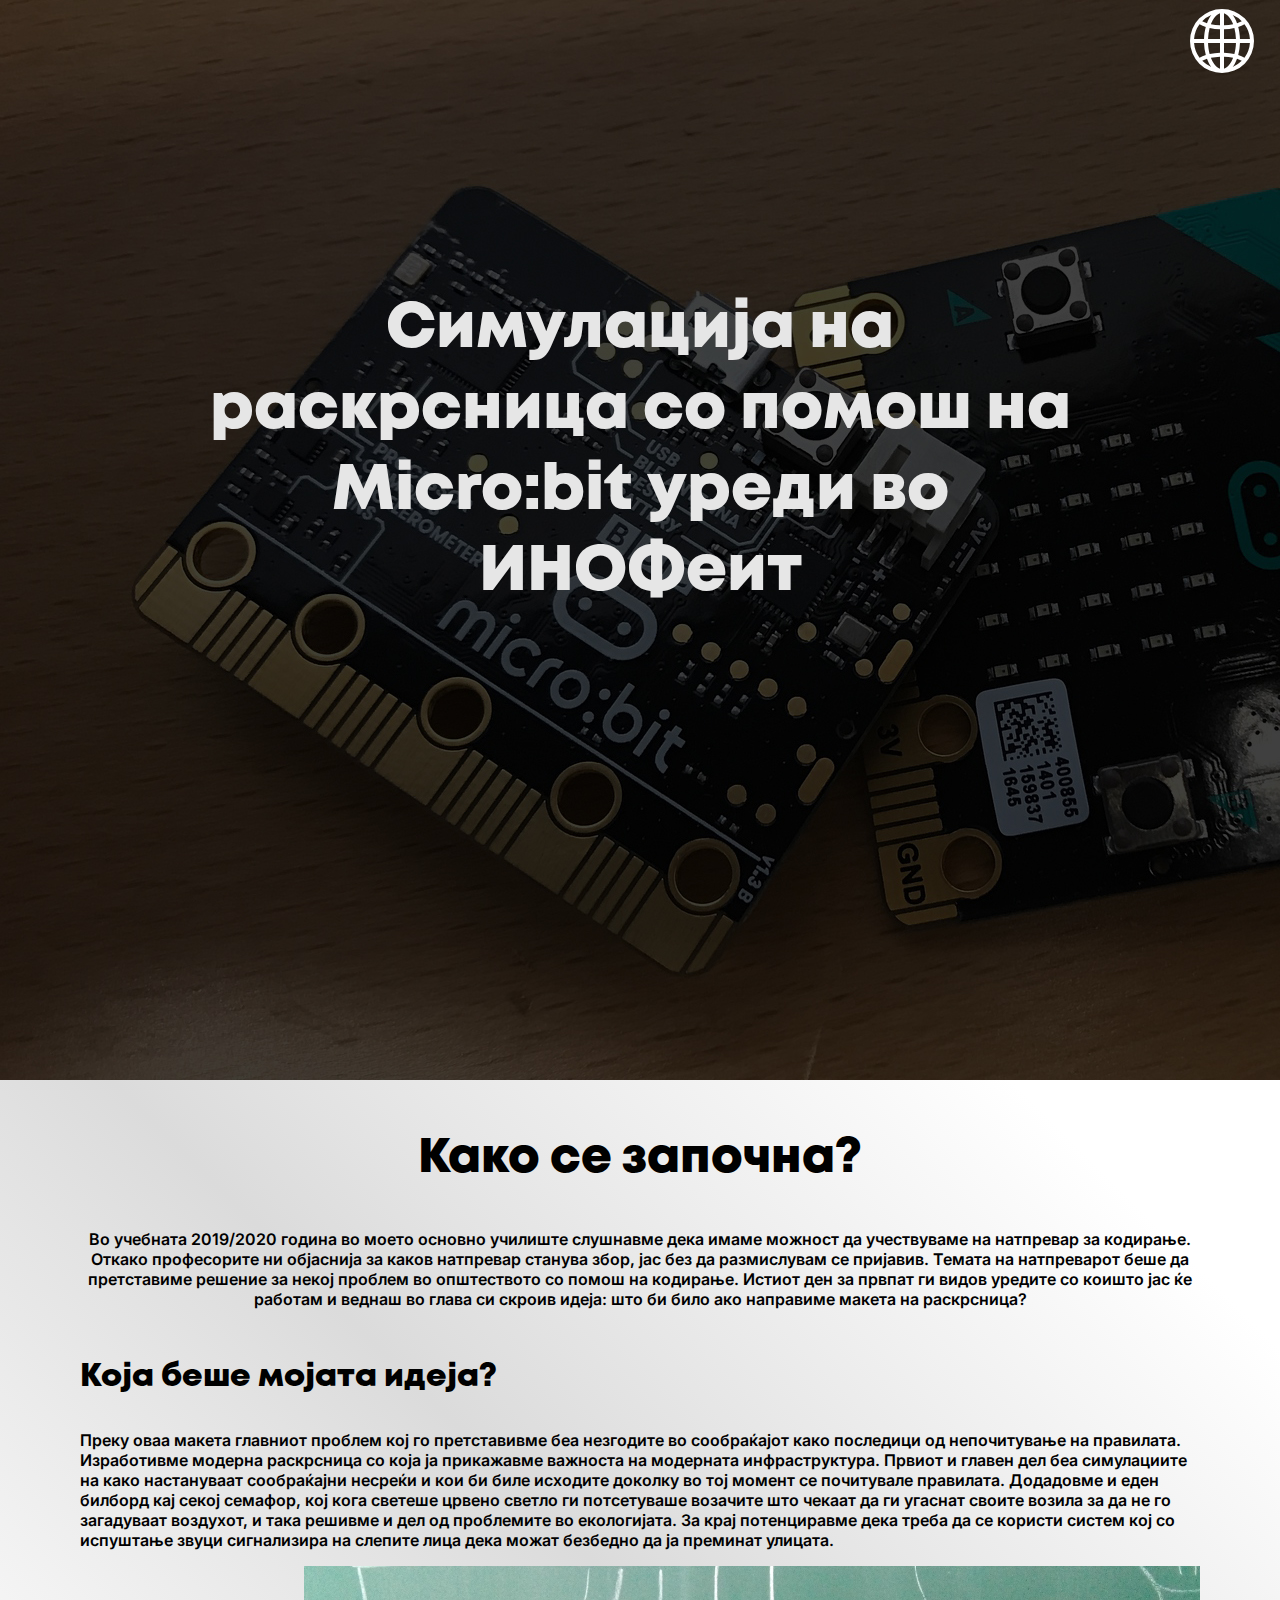
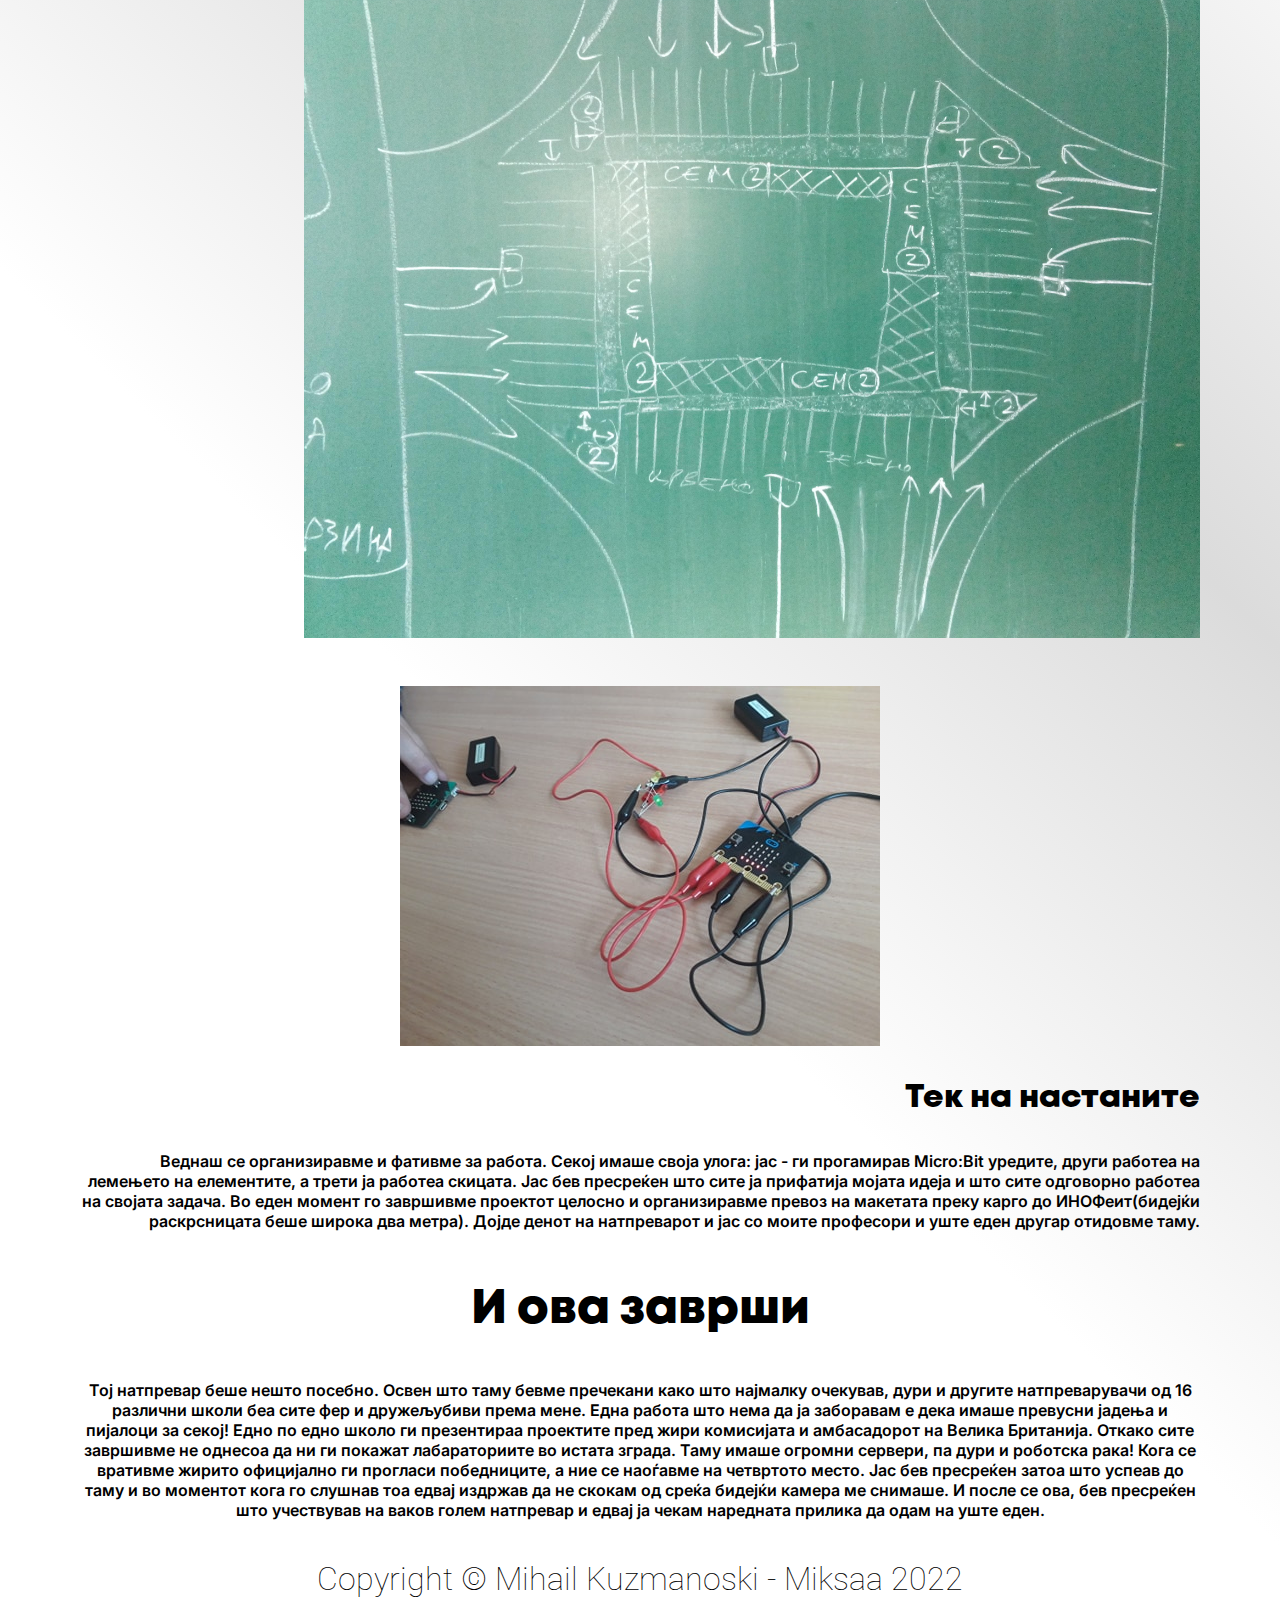
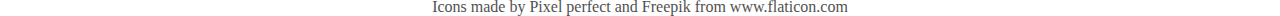
<file: projects/nastani/nastanMicrobit.html>
<!DOCTYPE html>
<html lang="en">

<head>
  <meta charset="UTF-8">
  <meta http-equiv="X-UA-Compatible" content="IE=edge">
  <meta name="viewport" content="width=device-width, initial-scale=1.0">
  <title>Симулација на раскрсница со помош на Micro:Bit</title>
  <link href="https://cdn.jsdelivr.net/npm/bootstrap@5.0.2/dist/css/bootstrap.min.css" rel="stylesheet"
    integrity="sha384-EVSTQN3/azprG1Anm3QDgpJLIm9Nao0Yz1ztcQTwFspd3yD65VohhpuuCOmLASjC" crossorigin="anonymous">
  <link rel="preconnect" href="https://fonts.googleapis.com">
  <link rel="preconnect" href="https://fonts.gstatic.com" crossorigin>
  <link
    href="https://fonts.googleapis.com/css2?family=Inter:wght@300;400;600;800&family=Open+Sans:wght@300;700&family=PT+Serif:wght@700&family=Raleway:wght@200;300&family=Roboto:wght@100;300;400;700;900&display=swap"
    rel="stylesheet">
  <link rel="stylesheet" href="../../src/scss/nastani/nastanMikrobit/nastanMikrobit.css" type="text/css">
  <link rel="stylesheet" href="../../src/scss/queries.css" type="text/css">
  <link rel="stylesheet" href="https://unpkg.com/swiper@8/swiper-bundle.min.css" />
  <script src="https://unpkg.com/swiper@8/swiper-bundle.min.js"></script>
</head>

<body>
  <div class="backToTop">
    <img src="../../img/arrowUp.png" alt="" class="img-fluid">
  </div>
  <section class="nastaniHero">
    <div class="footer-widget">
      <div id="text-7" class="fwidget et_pb_widget widget_text">
        <div class="textwidget">
          <div id="google_translate_element">
            <div class="skiptranslate goog-te-gadget" dir="ltr">
              <div id=":0.targetLanguage" class="goog-te-gadget-simple" style="white-space: nowrap;">
                <svg class="globe" xmlns="http://www.w3.org/2000/svg" width="128" height="128" fill="currentColor"
                  class="bi bi-globe2" viewBox="0 0 16 16">
                  <path
                    d="M0 8a8 8 0 1 1 16 0A8 8 0 0 1 0 8zm7.5-6.923c-.67.204-1.335.82-1.887 1.855-.143.268-.276.56-.395.872.705.157 1.472.257 2.282.287V1.077zM4.249 3.539c.142-.384.304-.744.481-1.078a6.7 6.7 0 0 1 .597-.933A7.01 7.01 0 0 0 3.051 3.05c.362.184.763.349 1.198.49zM3.509 7.5c.036-1.07.188-2.087.436-3.008a9.124 9.124 0 0 1-1.565-.667A6.964 6.964 0 0 0 1.018 7.5h2.49zm1.4-2.741a12.344 12.344 0 0 0-.4 2.741H7.5V5.091c-.91-.03-1.783-.145-2.591-.332zM8.5 5.09V7.5h2.99a12.342 12.342 0 0 0-.399-2.741c-.808.187-1.681.301-2.591.332zM4.51 8.5c.035.987.176 1.914.399 2.741A13.612 13.612 0 0 1 7.5 10.91V8.5H4.51zm3.99 0v2.409c.91.03 1.783.145 2.591.332.223-.827.364-1.754.4-2.741H8.5zm-3.282 3.696c.12.312.252.604.395.872.552 1.035 1.218 1.65 1.887 1.855V11.91c-.81.03-1.577.13-2.282.287zm.11 2.276a6.696 6.696 0 0 1-.598-.933 8.853 8.853 0 0 1-.481-1.079 8.38 8.38 0 0 0-1.198.49 7.01 7.01 0 0 0 2.276 1.522zm-1.383-2.964A13.36 13.36 0 0 1 3.508 8.5h-2.49a6.963 6.963 0 0 0 1.362 3.675c.47-.258.995-.482 1.565-.667zm6.728 2.964a7.009 7.009 0 0 0 2.275-1.521 8.376 8.376 0 0 0-1.197-.49 8.853 8.853 0 0 1-.481 1.078 6.688 6.688 0 0 1-.597.933zM8.5 11.909v3.014c.67-.204 1.335-.82 1.887-1.855.143-.268.276-.56.395-.872A12.63 12.63 0 0 0 8.5 11.91zm3.555-.401c.57.185 1.095.409 1.565.667A6.963 6.963 0 0 0 14.982 8.5h-2.49a13.36 13.36 0 0 1-.437 3.008zM14.982 7.5a6.963 6.963 0 0 0-1.362-3.675c-.47.258-.995.482-1.565.667.248.92.4 1.938.437 3.008h2.49zM11.27 2.461c.177.334.339.694.482 1.078a8.368 8.368 0 0 0 1.196-.49 7.01 7.01 0 0 0-2.275-1.52c.218.283.418.597.597.932zm-.488 1.343a7.765 7.765 0 0 0-.395-.872C9.835 1.897 9.17 1.282 8.5 1.077V4.09c.81-.03 1.577-.13 2.282-.287z" />
                </svg>
              </div>
            </div>
          </div>
          <script type="text/javascript">
            function googleTranslateElementInit() {
              new google.translate.TranslateElement({ pageLanguage: 'mk', includedLanguages: 'de,en,fr,sq', layout: google.translate.TranslateElement.InlineLayout.SIMPLE, autoDisplay: false }, 'google_translate_element');
            }
          </script>
          <script type="text/javascript"
            src="//translate.google.com/translate_a/element.js?cb=googleTranslateElementInit"></script>
        </div>
      </div>
    </div>
    <div class="container-fluid">
      <div class="row">
        <div class="col-lg-12 nastaniHeroCol">
          <h1><span>Симулација на раскрсница со помош на Micro:bit уреди во ИНОФеит</span></h1>
        </div>
      </div>
    </div>
  </section>
  <section class="zaNastanot" id="zaNastanot">
    <div class="container-fluid">
      <div class="row">
        <div class="col-lg-12 zaNastanotCol">
          <h2><span>Како се започна?</span></h2>
          <p>Во учебната 2019/2020 година во моето основно училиште слушнавме дека имаме можност да учествуваме на
            натпревар за кодирање. Откако професорите ни објаснија за каков натпревар станува збор, јас без да
            размислувам се пријавив. Темата на натпреварот беше да претставиме решение за некој проблем во општеството
            со помош на кодирање. Истиот ден за првпат ги видов уредите со коишто јас ќе работам и веднаш во глава си
            скроив идеја: што би било ако направиме макета на раскрсница?</p>
        </div>
      </div>
    </div>
    <div class="container-fluid nastaniPara2">
      <div class="row">
        <div class="col-lg-6 zaNastanotCol">
          <h3><span>Која беше мојата идеја?</span></h3>
          <p>Преку оваа макета главниот проблем кој го претставивме беа незгодите во сообраќајот како последици од
            непочитување на правилата. Изработивме модерна раскрсница со која ја прикажавме важноста на модерната
            инфраструктура. Првиот и главен дел беа симулациите на како настануваат сообраќајни несреќи и кои би биле
            исходите доколку во тој момент се почитувале правилата. Додадовме и еден билборд кај секој семафор, кој кога
            светеше црвено светло ги потсетуваше возачите што чекаат да ги угаснат своите возила за да не го загадуваат
            воздухот, и така решивме и дел од проблемите во екологијата. За крај потенциравме дека треба да се користи
            систем кој со испуштање звуци сигнализира на слепите лица дека можат безбедно да ја преминат улицата.</p>
        </div>
        <div class="col-lg-6 zaNastanotCol zaNastanotColIMG">
          <img src="../../img/projects/nastani/microbit/microbitIMG.jpg" class="img-fluid resizeImg" alt="">
        </div>
      </div>
    </div>
    <div class="container-fluid nastaniPara2">
      <div class="row">
        <div class="col-lg-6 zaNastanotCol zaNastanotColIMG">
          <img src="../../img/projects/nastani/microbit/microbitIMG2.jpg" class="img-fluid" alt="">
        </div>
        <div class="col-lg-6 zaNastanotCol nastaniTextRight">
          <h3><span>Тек на настаните</span></h3>
          <p>Веднаш се организиравме и фативме за работа. Секој имаше своја улога: јас - ги прогамирав Micro:Bit
            уредите, други работеа на лемењето на елементите, а трети ја работеа скицата. Јас бев пресреќен што сите ја
            прифатија мојата идеја и што сите одговорно работеа на својата задача. Во еден момент го завршивме проектот
            целосно и организиравме превоз на макетата преку карго до ИНОФеит(бидејќи раскрсницата беше широка два
            метра). Дојде денот на натпреварот и јас со моите професори и уште еден другар отидовме таму.
          </p>
        </div>
      </div>
    </div>
    <div class="container-fluid" style="margin-top: 5rem;">
      <div class="row">
        <div class="col-lg-12 zaNastanotCol">
          <h2><span>И ова заврши</span></h2>
          <p>Тој натпревар беше нешто посебно. Освен што таму бевме пречекани како што најмалку очекував, дури и другите
            натпреварувачи од 16 различни школи беа сите фер и дружељубиви према мене. Една работа што нема да ја
            заборавам е дека имаше превусни јадења и пијалоци за секој! Едно по едно школо ги презентираа проектите пред
            жири комисијата и амбасадорот на Велика Британија. Откако сите завршивме не однесоа да ни ги покажат
            лабараториите во истата зграда. Таму имаше огромни сервери, па дури и роботска рака! Кога се вративме жирито
            официјално ги прогласи победниците, а ние се наоѓавме на четвртото место. Јас бев пресреќен затоа што успеав
            до таму и во моментот кога го слушнав тоа едвај издржав да не скокам од среќа бидејќи камера ме снимаше. И
            после се ова, бев пресреќен што учествував на ваков голем натпревар и едвај ја чекам наредната прилика да
            одам на уште еден.
          </p>
        </div>
      </div>
    </div>
  </section>
  <footer class="projectsFooter">
    <div class="copyright">
      <p>Copyright &copy; Mihail Kuzmanoski - Miksaa 2022</p>
      <div class="iconsCredits">Icons made by <a href="https://www.flaticon.com/authors/pixel-perfect"
          title="Pixel perfect">Pixel perfect</a> and <a href="https://www.freepik.com" title="Freepik">Freepik</a>
        from
        <a href="https://www.flaticon.com/" title="Flaticon">www.flaticon.com</a>
      </div>
    </div>
  </footer>
  <script>
    const backToTopBtn = document.querySelector(".backToTop")
    document.addEventListener('scroll', function () {
      if (window.pageYOffset >= 1000) {
        backToTopBtn.style.opacity = 1
      }
      else {
        backToTopBtn.style.opacity = 0
      }
    })
    backToTopBtn.addEventListener('click', function () {
      window.scrollTo({
        top: 0,
        left: 0,
        behavior: 'smooth'
      })
    })
  </script>
</body>

</html>
</file>
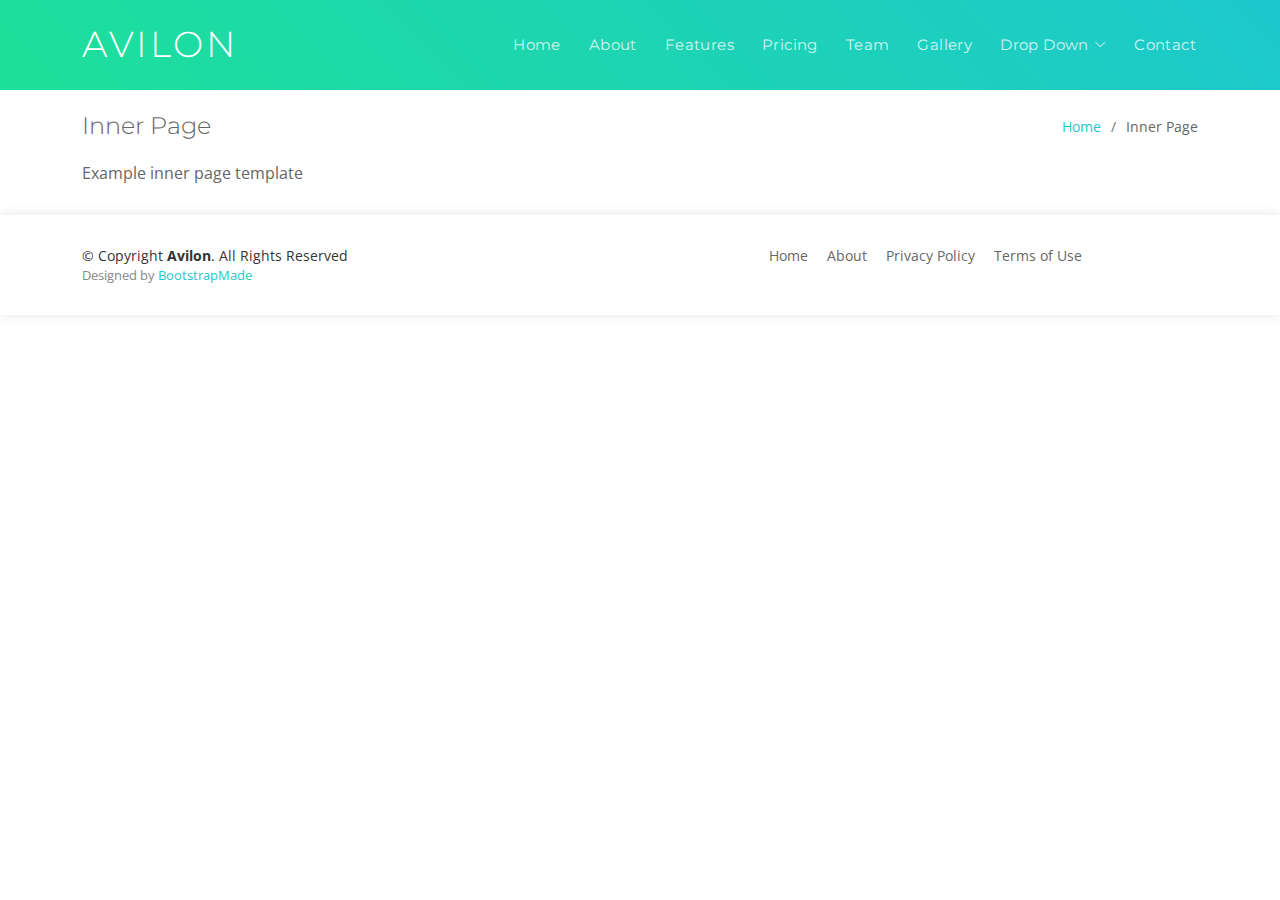
<file: projects/project3/template/inner-page.html>
<!DOCTYPE html>
<html lang="en">

<head>
  <meta charset="utf-8">
  <meta content="width=device-width, initial-scale=1.0" name="viewport">

  <title>Inner Page - Avilon Bootstrap Template</title>
  <meta content="" name="description">
  <meta content="" name="keywords">

  <!-- Favicons -->
  <link href="assets/img/favicon.png" rel="icon">
  <link href="assets/img/apple-touch-icon.png" rel="apple-touch-icon">

  <!-- Google Fonts -->
  <link href="https://fonts.googleapis.com/css?family=Montserrat:300,400,500,700|Open+Sans:300,300i,400,400i,700,700i" rel="stylesheet">

  <!-- Vendor CSS Files -->
  <link href="assets/vendor/aos/aos.css" rel="stylesheet">
  <link href="assets/vendor/bootstrap/css/bootstrap.min.css" rel="stylesheet">
  <link href="assets/vendor/bootstrap-icons/bootstrap-icons.css" rel="stylesheet">
  <link href="assets/vendor/glightbox/css/glightbox.min.css" rel="stylesheet">

  <!-- Template Main CSS File -->
  <link href="assets/css/style.css" rel="stylesheet">

  <!-- =======================================================
  * Template Name: Avilon - v4.2.0
  * Template URL: https://bootstrapmade.com/avilon-bootstrap-landing-page-template/
  * Author: BootstrapMade.com
  * License: https://bootstrapmade.com/license/
  ======================================================== -->
</head>

<body>

  <!-- ======= Header ======= -->
  <header id="header" class="fixed-top d-flex align-items-center ">
    <div class="container d-flex justify-content-between align-items-center">

      <div id="logo">
        <h1><a href="index.html">Avilon</a></h1>
        <!-- Uncomment below if you prefer to use an image logo -->
        <!-- <a href="index.html"><img src="assets/img/logo.png" alt=""></a> -->
      </div>

      <nav id="navbar" class="navbar">
        <ul>
          <li><a class="nav-link scrollto " href="#hero">Home</a></li>
          <li><a class="nav-link scrollto" href="#about">About</a></li>
          <li><a class="nav-link scrollto" href="#features">Features</a></li>
          <li><a class="nav-link scrollto" href="#pricing">Pricing</a></li>
          <li><a class="nav-link scrollto" href="#team">Team</a></li>
          <li><a class="nav-link scrollto" href="#gallery">Gallery</a></li>
          <li class="dropdown"><a href="#"><span>Drop Down</span> <i class="bi bi-chevron-down"></i></a>
            <ul>
              <li><a href="#">Drop Down 1</a></li>
              <li class="dropdown"><a href="#"><span>Deep Drop Down</span> <i class="bi bi-chevron-right"></i></a>
                <ul>
                  <li><a href="#">Deep Drop Down 1</a></li>
                  <li><a href="#">Deep Drop Down 2</a></li>
                  <li><a href="#">Deep Drop Down 3</a></li>
                  <li><a href="#">Deep Drop Down 4</a></li>
                  <li><a href="#">Deep Drop Down 5</a></li>
                </ul>
              </li>
              <li><a href="#">Drop Down 2</a></li>
              <li><a href="#">Drop Down 3</a></li>
              <li><a href="#">Drop Down 4</a></li>
            </ul>
          </li>
          <li><a class="nav-link scrollto" href="#contact">Contact</a></li>
        </ul>
        <i class="bi bi-list mobile-nav-toggle"></i>
      </nav><!-- .navbar -->
    </div>
  </header><!-- End Header -->

  <main id="main">

    <!-- ======= Breadcrumbs Section ======= -->
    <section class="breadcrumbs">
      <div class="container">

        <div class="d-flex justify-content-between align-items-center">
          <h2>Inner Page</h2>
          <ol>
            <li><a href="index.html">Home</a></li>
            <li>Inner Page</li>
          </ol>
        </div>

      </div>
    </section><!-- End Breadcrumbs Section -->

    <section class="inner-page">
      <div class="container">
        <p>
          Example inner page template
        </p>
      </div>
    </section>

  </main><!-- End #main -->

  <!-- ======= Footer ======= -->
  <footer id="footer">
    <div class="container">
      <div class="row">
        <div class="col-lg-6 text-lg-start text-center">
          <div class="copyright">
            &copy; Copyright <strong>Avilon</strong>. All Rights Reserved
          </div>
          <div class="credits">
            <!--
            All the links in the footer should remain intact.
            You can delete the links only if you purchased the pro version.
            Licensing information: https://bootstrapmade.com/license/
            Purchase the pro version with working PHP/AJAX contact form: https://bootstrapmade.com/buy/?theme=Avilon
          -->
            Designed by <a href="https://bootstrapmade.com/">BootstrapMade</a>
          </div>
        </div>
        <div class="col-lg-6">
          <nav class="footer-links text-lg-right text-center pt-2 pt-lg-0">
            <a href="#intro" class="scrollto">Home</a>
            <a href="#about" class="scrollto">About</a>
            <a href="#">Privacy Policy</a>
            <a href="#">Terms of Use</a>
          </nav>
        </div>
      </div>
    </div>
  </footer><!-- End  Footer -->

  <a href="#" class="back-to-top d-flex align-items-center justify-content-center"><i class="bi bi-chevron-up"></i></a>

  <!-- Vendor JS Files -->
  <script src="assets/vendor/aos/aos.js"></script>
  <script src="assets/vendor/bootstrap/js/bootstrap.bundle.min.js"></script>
  <script src="assets/vendor/glightbox/js/glightbox.min.js"></script>
  <script src="assets/vendor/php-email-form/validate.js"></script>

  <!-- Template Main JS File -->
  <script src="assets/js/main.js"></script>

</body>

</html>
</file>
<file: projects/projectRockPaperScissors/sass/style.css>
* {
  -webkit-user-select: none;
     -moz-user-select: none;
      -ms-user-select: none;
          user-select: none;
}

body {
  padding: 0;
  margin: 0;
  background-color: #222a45;
}

.headingHome {
  text-align: center;
  color: #fcfcfc;
  margin-top: 6rem;
}
.headingHome h1 {
  font-size: 3.2rem;
  font-family: "Roboto", sans-serif;
}
.headingHome .headingName {
  font-size: 4.2rem;
  font-family: "Lato", sans-serif;
}

.startGameRow {
  text-align: center;
}
.startGameRow img {
  width: 50%;
  padding-top: 4rem;
  cursor: pointer;
  -webkit-animation: scaleDown 0.4s linear;
          animation: scaleDown 0.4s linear;
}
.startGameRow img:hover {
  -webkit-animation: scale 0.4s linear;
          animation: scale 0.4s linear;
  -webkit-animation-fill-mode: forwards;
          animation-fill-mode: forwards;
}
.startGameRow img:hover ~ .roleHeading {
  text-shadow: 0px 0px 8px rgba(255, 255, 255, 0.97);
}
.startGameRow #scissorsImg {
  margin-left: -2rem;
}
.startGameRow .roleHeading {
  padding-top: 2rem;
  text-align: center;
  color: #fcfcfc;
  font-family: "Raleway", sans-serif;
  font-size: 2.3rem;
  transition: text-shadow 0.4s ease-in-out;
}
.startGameRow p {
  color: #fcfcfc;
  text-align: center;
  font-family: "Raleway", sans-serif;
  font-weight: 200;
  font-style: italic;
  margin: 0%;
  font-size: 1rem;
  opacity: 0.8;
}
.startGameRow .roleDescFirstLine {
  padding-top: 0.3rem;
}

.gameInProgress .playerRoleCol img {
  display: none;
  margin-right: -50rem;
}
.gameInProgress .rockLeft,
.gameInProgress .paperLeft,
.gameInProgress .scissorsLeft {
  transform: rotate(90deg);
  width: 80%;
  padding-top: 8rem;
}
.gameInProgress .rockRight,
.gameInProgress .paperRight,
.gameInProgress .scissorsRight {
  transform: scaleX(-1);
  transform: rotate(-90deg);
  width: 80%;
  padding-top: 8rem;
  margin-left: 5rem;
  display: none;
}

.shake {
  -webkit-animation: shake 2s ease-in-out 100ms 1 normal forwards;
          animation: shake 2s ease-in-out 100ms 1 normal forwards;
}

.resultRow .resultWin,
.resultRow .resultLose,
.resultRow .resultDraw {
  text-align: center;
  font-family: "Raleway", sans-serif;
  margin: 0%;
  font-size: 5rem;
  opacity: 0.85;
  display: none;
  margin-top: 2rem;
  margin-bottom: -3rem;
}
.resultRow .resultDraw {
  color: #ffd724;
  text-shadow: 0px 0px 20px #ffd724;
}
.resultRow .resultLose {
  color: #bf0003;
  text-shadow: 0px 0px 20px #bf0003;
}
.resultRow .resultWin {
  color: #00db0b;
  text-shadow: 0px 0px 20px #00db0b;
}

footer {
  color: #fcfcfc;
  text-align: center;
  margin-top: 8rem;
}
footer p {
  margin: 0%;
}
footer .iconsCredits {
  font-size: 0.7rem;
}
footer .iconsCredits a {
  color: #bfbfbf;
  font-weight: 600;
  text-decoration: none;
}

body::-webkit-scrollbar,
body::-webkit-scrollbar-thumb,
body::-webkit-scrollbar-track {
  display: none;
}

@-webkit-keyframes scale {
  0% {
    transform: scale(1);
  }
  100% {
    transform: scale(1.1);
  }
}

@keyframes scale {
  0% {
    transform: scale(1);
  }
  100% {
    transform: scale(1.1);
  }
}
@-webkit-keyframes scaleDown {
  0% {
    transform: scale(1.1);
  }
  100% {
    transform: scale(1);
  }
}
@keyframes scaleDown {
  0% {
    transform: scale(1.1);
  }
  100% {
    transform: scale(1);
  }
}
@-webkit-keyframes shake {
  0%, 100% {
    transform: translateX(0);
  }
  10%, 30%, 50%, 70% {
    transform: translateX(-10px);
  }
  20%, 40%, 60% {
    transform: translateX(10px);
  }
  80% {
    transform: translateX(8px);
  }
  90% {
    transform: translateX(-8px);
  }
}
@keyframes shake {
  0%, 100% {
    transform: translateX(0);
  }
  10%, 30%, 50%, 70% {
    transform: translateX(-10px);
  }
  20%, 40%, 60% {
    transform: translateX(10px);
  }
  80% {
    transform: translateX(8px);
  }
  90% {
    transform: translateX(-8px);
  }
}
@media (max-width: 450px) {
  .playerRoleCol img,
.opponentRoleCol img {
    transform: scale(0.9);
    margin-bottom: 5rem;
    margin-right: 0rem !important;
  }
}/*# sourceMappingURL=style.css.map */
</file>
<file: src/scss/projects.css>
body {
  margin: 0;
  padding: 0;
  scroll-behavior: smooth;
  -webkit-user-select: none;
     -moz-user-select: none;
      -ms-user-select: none;
          user-select: none;
  background: linear-gradient(45deg, rgb(255, 255, 255) 30%, rgb(219, 219, 219) 50%, rgb(255, 255, 255) 70%);
  background-repeat: no-repeat;
}

* {
  outline: 0;
}

::-webkit-scrollbar-thumb {
  background-color: #ba1cc2;
}

::-webkit-scrollbar {
  width: 8px;
}

::-webkit-scrollbar-track {
  background-color: rgba(0, 0, 0, 0.6);
}

.backToTop {
  opacity: 0;
}
.backToTop img {
  width: 100px;
  position: fixed;
  z-index: 1000000;
  bottom: 3vh;
  right: 2vw;
  background-color: #ba1cc2;
  padding: 2rem;
  border-radius: 1000px;
  cursor: pointer;
}

.hero {
  height: 100vh;
  background-image: url(../../img/backgrounds/projectsHero.jpg);
  background-size: cover;
  background-repeat: no-repeat;
  display: flex;
  justify-content: center;
  align-items: center;
  flex-direction: column;
  text-align: center;
  color: #fff;
  text-shadow: 0px 0px 15px #000;
  position: relative;
}
.hero h1 {
  font-size: 15rem;
  font-family: "PT Serif";
}
.hero p {
  font-family: consolas;
  font-size: 4rem;
  letter-spacing: 1px;
}
.hero .scrollIndicatorLink img {
  width: 3%;
  position: absolute;
  left: 49%;
  bottom: 4vh;
  z-index: 100;
  transition: bottom 0.3s ease-in-out;
}
.hero .scrollIndicatorLink img:hover {
  bottom: 3vh;
}
.hero .goBackContainer {
  display: inline;
  position: absolute;
  top: 3vh;
  left: 2vw;
}
.hero .goBackContainer svg {
  width: 10%;
  fill: #fff;
  transition: 0.2s ease-in-out;
}
.hero .goBackContainer p {
  text-align: left;
  font-size: 2rem !important;
}
.hero .goBackContainer p a {
  transition: 0.2s ease-in-out;
  color: #fff;
  text-decoration: none;
}
.hero .goBackContainer:hover a {
  color: #ba1cc2;
}
.hero .goBackContainer:hover svg {
  fill: #ba1cc2;
}
.hero .globe {
  position: absolute;
  color: #fff;
  top: 3%;
  right: 2%;
  cursor: pointer;
  transition: color 0.3s ease-in-out;
}
.hero .globe:hover {
  color: #d403df;
}
.hero #google_translate_element {
  position: absolute;
  top: 2%;
  right: 2%;
  display: inline;
}
.hero #google_translate_element .goog-te-gadget-simple {
  background-color: transparent;
  border: 0;
}
.hero #google_translate_element .goog-te-menu-value {
  display: none;
}
.hero #google_translate_element img {
  display: none;
}

.projects {
  padding-bottom: 5rem;
}
.projects h1 {
  font-family: "PT Serif";
  font-size: 8rem;
  text-align: center;
  padding-top: 8rem;
  text-shadow: 0px 0px 10px rgba(0, 0, 0, 0.2);
}
.projects h1 span {
  background-image: linear-gradient(#f5b505, #f5b505);
  background-size: 100% 10px;
  background-repeat: no-repeat;
  background-position: left bottom;
  background-position-y: 85%;
}
.projects .cardRow {
  margin: 5rem 8rem 0 8rem;
}
.projects .cardRow .badge {
  font-weight: 400;
}
.projects .cardRow .cardCol {
  display: flex;
  justify-content: center;
}
.projects .cardRow .cardCol .card {
  width: 90% !important;
  overflow: hidden;
  box-shadow: 0px 0px 15px 3px rgba(0, 0, 0, 0.5);
  transition: 0.3s ease-in-out;
}
.projects .cardRow .cardCol .card:hover {
  transform: scale(1.05);
  box-shadow: 0px 0px 15px 3px rgba(0, 0, 0, 0.7);
}
.projects .cardRow .cardCol .card:hover img {
  transform: scale(1.2);
}
.projects .cardRow .cardCol .card .card-body {
  position: relative;
  z-index: 2;
  background-color: #fff;
  padding: 2rem 3rem;
}
.projects .cardRow .cardCol .card .card-body h5 {
  font-size: 2.5rem;
}
.projects .cardRow .cardCol .card .card-body p {
  font-size: 2rem;
}
.projects .cardRow .cardCol .card .card-body a {
  font-size: 2rem;
  color: #2f2f2f;
  font-family: Roboto;
  font-weight: 700;
}
.projects .cardRow .cardCol .card .card-body a:hover {
  color: #fff;
}
.projects .cardRow .cardCol .card .card-body .videoButton {
  text-decoration: none;
  padding: 1rem 2rem;
  display: inline-block;
  transition: 0.3s;
  border-radius: 2px;
  position: relative;
  overflow: hidden;
}
.projects .cardRow .cardCol .card .card-body .videoButton:hover {
  background-color: #e60703;
  box-shadow: 0 0 3px #e60703, 0 0 5px #e60703, 0 0 10px #e60703, 0 0 20px #e60703;
  transition-delay: 1s;
}
.projects .cardRow .cardCol .card .card-body .videoButton:hover span:nth-child(1) {
  left: 100%;
  transition: 1s;
}
.projects .cardRow .cardCol .card .card-body .videoButton:hover span:nth-child(2) {
  top: 100%;
  transition: 1s;
  transition-delay: 0.25s;
}
.projects .cardRow .cardCol .card .card-body .videoButton:hover span:nth-child(3) {
  right: 100%;
  transition: 1s;
  transition-delay: 0.5s;
}
.projects .cardRow .cardCol .card .card-body .videoButton:hover span:nth-child(4) {
  bottom: 100%;
  transition: 1s;
  transition-delay: 0.75s;
}
.projects .cardRow .cardCol .card .card-body .videoButton span {
  position: absolute;
  display: block;
}
.projects .cardRow .cardCol .card .card-body .videoButton span:nth-child(1) {
  top: 0;
  left: -100%;
  width: 100%;
  height: 8px;
  background: linear-gradient(90deg, transparent, #e60703);
}
.projects .cardRow .cardCol .card .card-body .videoButton span:nth-child(2) {
  top: -100%;
  right: 0;
  width: 8px;
  height: 100%;
  background: linear-gradient(180deg, transparent, #e60703);
}
.projects .cardRow .cardCol .card .card-body .videoButton span:nth-child(3) {
  bottom: 0;
  right: -100%;
  width: 100%;
  height: 8px;
  background: linear-gradient(270deg, transparent, #e60703);
}
.projects .cardRow .cardCol .card .card-body .videoButton span:nth-child(4) {
  bottom: -100%;
  left: 0;
  width: 8px;
  height: 100%;
  background: linear-gradient(360deg, transparent, #e60703);
}
.projects .cardRow .cardCol .card .card-body .webButton {
  text-decoration: none;
  padding: 1rem 2rem;
  display: inline-block;
  transition: 0.3s;
  border-radius: 2px;
  position: relative;
  overflow: hidden;
}
.projects .cardRow .cardCol .card .card-body .webButton:hover {
  background-color: #161efc;
  box-shadow: 0 0 3px #161efc, 0 0 5px #161efc, 0 0 10px #161efc, 0 0 20px #161efc;
  transition-delay: 1s;
}
.projects .cardRow .cardCol .card .card-body .webButton:hover span:nth-child(1) {
  left: 100%;
  transition: 1s;
}
.projects .cardRow .cardCol .card .card-body .webButton:hover span:nth-child(2) {
  top: 100%;
  transition: 1s;
  transition-delay: 0.25s;
}
.projects .cardRow .cardCol .card .card-body .webButton:hover span:nth-child(3) {
  right: 100%;
  transition: 1s;
  transition-delay: 0.5s;
}
.projects .cardRow .cardCol .card .card-body .webButton:hover span:nth-child(4) {
  bottom: 100%;
  transition: 1s;
  transition-delay: 0.75s;
}
.projects .cardRow .cardCol .card .card-body .webButton span {
  position: absolute;
  display: block;
}
.projects .cardRow .cardCol .card .card-body .webButton span:nth-child(1) {
  top: 0;
  left: -100%;
  width: 100%;
  height: 8px;
  background: linear-gradient(90deg, transparent, #161efc);
}
.projects .cardRow .cardCol .card .card-body .webButton span:nth-child(2) {
  top: -100%;
  right: 0;
  width: 8px;
  height: 100%;
  background: linear-gradient(180deg, transparent, #161efc);
}
.projects .cardRow .cardCol .card .card-body .webButton span:nth-child(3) {
  bottom: 0;
  right: -100%;
  width: 100%;
  height: 8px;
  background: linear-gradient(270deg, transparent, #161efc);
}
.projects .cardRow .cardCol .card .card-body .webButton span:nth-child(4) {
  bottom: -100%;
  left: 0;
  width: 8px;
  height: 100%;
  background: linear-gradient(360deg, transparent, #161efc);
}
.projects .cardRow .cardCol .card .card-body .eventButton {
  text-decoration: none;
  padding: 1rem 2rem;
  display: inline-block;
  transition: 0.3s;
  border-radius: 2px;
  position: relative;
  overflow: hidden;
}
.projects .cardRow .cardCol .card .card-body .eventButton:hover {
  background-color: #22bdff;
  box-shadow: 0 0 3px #22bdff, 0 0 5px #22bdff, 0 0 10px #22bdff, 0 0 20px #22bdff;
  transition-delay: 1s;
}
.projects .cardRow .cardCol .card .card-body .eventButton:hover span:nth-child(1) {
  left: 100%;
  transition: 1s;
}
.projects .cardRow .cardCol .card .card-body .eventButton:hover span:nth-child(2) {
  top: 100%;
  transition: 1s;
  transition-delay: 0.25s;
}
.projects .cardRow .cardCol .card .card-body .eventButton:hover span:nth-child(3) {
  right: 100%;
  transition: 1s;
  transition-delay: 0.5s;
}
.projects .cardRow .cardCol .card .card-body .eventButton:hover span:nth-child(4) {
  bottom: 100%;
  transition: 1s;
  transition-delay: 0.75s;
}
.projects .cardRow .cardCol .card .card-body .eventButton span {
  position: absolute;
  display: block;
}
.projects .cardRow .cardCol .card .card-body .eventButton span:nth-child(1) {
  top: 0;
  left: -100%;
  width: 100%;
  height: 8px;
  background: linear-gradient(90deg, transparent, #22bdff);
}
.projects .cardRow .cardCol .card .card-body .eventButton span:nth-child(2) {
  top: -100%;
  right: 0;
  width: 8px;
  height: 100%;
  background: linear-gradient(180deg, transparent, #22bdff);
}
.projects .cardRow .cardCol .card .card-body .eventButton span:nth-child(3) {
  bottom: 0;
  right: -100%;
  width: 100%;
  height: 8px;
  background: linear-gradient(270deg, transparent, #22bdff);
}
.projects .cardRow .cardCol .card .card-body .eventButton span:nth-child(4) {
  bottom: -100%;
  left: 0;
  width: 8px;
  height: 100%;
  background: linear-gradient(360deg, transparent, #22bdff);
}
.projects .cardRow .cardCol .card img {
  transition: 0.3s ease-in-out;
}
.projects .tipSlikaDiv {
  width: 40%;
  margin: 0 auto;
  padding-top: 2rem;
}
.projects .tipSlikaDiv ul {
  list-style-type: none;
  display: flex;
  justify-content: space-between;
}
.projects .tipSlikaDiv ul li {
  display: inline;
  font-size: 3rem;
  cursor: pointer;
  text-decoration: none;
  padding: 1rem 2rem;
  display: inline-block;
  transition: 0.3s;
  border-radius: 2px;
  position: relative;
  overflow: hidden;
  transition: 0.2s ease-in-out;
}
.projects .tipSlikaDiv ul li:hover {
  background-color: #800A89;
  box-shadow: 0 0 3px #800A89, 0 0 5px #800A89, 0 0 10px #800A89, 0 0 20px #800A89;
  transition-delay: 1s;
}
.projects .tipSlikaDiv ul li:hover span:nth-child(1) {
  left: 100%;
  transition: 1s;
}
.projects .tipSlikaDiv ul li:hover span:nth-child(2) {
  top: 100%;
  transition: 1s;
  transition-delay: 0.25s;
}
.projects .tipSlikaDiv ul li:hover span:nth-child(3) {
  right: 100%;
  transition: 1s;
  transition-delay: 0.5s;
}
.projects .tipSlikaDiv ul li:hover span:nth-child(4) {
  bottom: 100%;
  transition: 1s;
  transition-delay: 0.75s;
}
.projects .tipSlikaDiv ul li span {
  position: absolute;
  display: block;
}
.projects .tipSlikaDiv ul li span:nth-child(1) {
  top: 0;
  left: -100%;
  width: 100%;
  height: 8px;
  background: linear-gradient(90deg, transparent, #800A89);
}
.projects .tipSlikaDiv ul li span:nth-child(2) {
  top: -100%;
  right: 0;
  width: 8px;
  height: 100%;
  background: linear-gradient(180deg, transparent, #800A89);
}
.projects .tipSlikaDiv ul li span:nth-child(3) {
  bottom: 0;
  right: -100%;
  width: 100%;
  height: 8px;
  background: linear-gradient(270deg, transparent, #800A89);
}
.projects .tipSlikaDiv ul li span:nth-child(4) {
  bottom: -100%;
  left: 0;
  width: 8px;
  height: 100%;
  background: linear-gradient(360deg, transparent, #800A89);
}
.projects .tipSlikaDiv ul li:hover {
  transition-delay: 1s;
  color: #fff;
}

footer {
  text-align: center;
}
footer .copyright p {
  font-family: Roboto;
  font-weight: 100;
  font-size: 3.5rem;
  margin-top: 2.5rem;
  margin-bottom: 0%;
}
footer .iconsCredits {
  opacity: 0.7;
  font-size: 1.5rem;
}
footer .iconsCredits a {
  text-decoration: none;
  color: #000000;
}/*# sourceMappingURL=projects.css.map */
</file>
<file: src/scss/queries.css>
@media (max-width: 3350px) {
  .heroText h1 {
    font-size: 4rem !important;
  }
  .heroText h2 {
    font-size: 3.2rem !important;
    margin-bottom: 2rem !important;
  }
  .heroText a {
    font-size: 2.5rem !important;
    margin: 0 1rem !important;
    padding: 0.6rem 2rem !important;
  }

  .heroButtons a:nth-child(1) {
    margin-left: -2rem !important;
  }
}
@media (max-width: 3150px) {
  .projectsSection .container-fluid {
    padding-bottom: 10rem !important;
  }
  .projectsSection .container-fluid .projectsText {
    padding-right: 7rem !important;
  }
  .projectsSection .container-fluid .projectsText h1 {
    font-size: 8rem !important;
  }
  .projectsSection .container-fluid .projectsText h2 {
    font-size: 6rem !important;
  }
  .projectsSection .container-fluid .projectsText p {
    font-size: 2.5rem !important;
  }

  .cta .container-fluid input {
    width: 75%;
  }
  .cta .container-fluid textarea {
    flex-basis: 75%;
  }
}
@media (max-width: 2800px) {
  .zaNastanot h2 {
    font-size: 6rem !important;
  }
  .zaNastanot h2 span {
    background-position-y: 100px;
  }
  .zaNastanot h3 {
    font-size: 4rem !important;
  }
  .zaNastanot h3 span {
    background-position-y: 70px !important;
  }
  .zaNastanot p {
    font-size: 2rem !important;
  }

  .projectsSection .projectsText {
    padding-right: 2rem !important;
  }
  .projectsSection .projectsText a {
    font-size: 2.2rem !important;
  }
  .projectsSection .projectsText h1 {
    padding-top: 3rem !important;
  }
  .projectsSection .projectDesc p {
    font-size: 2.5rem !important;
  }

  .sertifikatiSection .swiperContainer .swiper {
    max-width: 55vw !important;
  }

  .aboutMeSection .quoteContainer {
    padding-top: 0 !important;
  }
  .aboutMeSection .quoteContainer .quote {
    font-size: 11rem !important;
  }
  .aboutMeSection .quoteContainer .rapper {
    font-size: 3rem !important;
  }

  .howIWorkSection h1 {
    font-size: 7rem !important;
  }
  .howIWorkSection h2 {
    font-size: 4.5rem !important;
    padding-top: 1rem !important;
  }
  .howIWorkSection p {
    font-size: 2.65rem !important;
    line-height: 3.5rem !important;
  }
  .howIWorkSection .workProcess {
    padding: 6rem 0;
  }
  .howIWorkSection .workProcess h3 {
    font-size: 3rem !important;
  }
  .howIWorkSection .workProcess p {
    font-size: 1.75rem !important;
  }
  .howIWorkSection .imgHowIWork {
    padding-top: 2.5rem !important;
  }

  .cta h1 {
    font-size: 8rem !important;
  }
  .cta p {
    font-size: 3rem !important;
  }
}
@media (max-width: 2600px) {
  .nastaniHero .container-fluid h1 {
    font-size: 5rem !important;
  }

  .globe {
    width: 64px;
    height: 64px;
  }

  body .backToTop img {
    width: 60px;
    padding: 1.1rem !important;
  }

  .aboutMeSection .aboutMeText h1 {
    font-size: 7rem !important;
  }
  .aboutMeSection .aboutMeText p {
    font-size: 2.2rem !important;
  }
  .aboutMeSection .aboutMeText .customAboutMeText {
    font-size: 8rem !important;
  }

  .howIWorkSection h1 {
    margin-bottom: 5.5rem !important;
  }

  .projects .tipSlikaDiv {
    width: 60% !important;
  }
  .projects .tipSlikaDiv li {
    font-size: 2rem !important;
  }
}
@media (max-width: 2450px) {
  .projectsSection .container-fluid {
    padding: 0 10rem !important;
  }
  .projectsSection .container-fluid .swiper {
    height: 100%;
  }

  .sertifikatiSection h1 {
    font-size: 8rem !important;
  }
  .sertifikatiSection .swiperContainer {
    height: 80%;
  }
  .sertifikatiSection .swiperContainer .swiper {
    max-width: 60vw !important;
  }

  .heroProjects h1 {
    font-size: 10rem !important;
  }
  .heroProjects p {
    font-size: 3rem !important;
  }

  .projects h1 {
    font-size: 6rem !important;
    padding-top: 4rem !important;
  }
  .projects .container-fluid {
    padding: 0 5rem !important;
  }

  .zaNastanot .container-fluid {
    padding: 0 10rem !important;
  }
  .zaNastanot h2 {
    font-size: 4.5rem !important;
  }
  .zaNastanot h2 span {
    background-position-y: 80px;
  }
  .zaNastanot h3 {
    font-size: 3.25rem !important;
  }
  .zaNastanot h3 span {
    background-position-y: 55px !important;
  }
  .zaNastanot p {
    font-size: 1.65rem !important;
  }
}
@media (max-width: 2350px) {
  .heroText h1 {
    font-size: 2.9rem !important;
  }
  .heroText h2 {
    font-size: 2.5rem !important;
    margin-bottom: 1.1rem !important;
  }
  .heroText a {
    font-size: 1.75rem !important;
    margin: 0 !important;
    padding: 0.7rem 1.5rem !important;
  }
  .heroText a span:nth-child(1),
.heroText a span:nth-child(3) {
    height: 6px !important;
  }
  .heroText a span:nth-child(2),
.heroText a span:nth-child(4) {
    width: 6px !important;
  }

  .cta .copyright p {
    font-size: 2rem !important;
  }
  .cta .iconsCredits {
    font-size: 1rem !important;
  }
  .cta .container-fluid input,
.cta .container-fluid textarea {
    font-size: 1.5rem !important;
  }
  .cta button {
    font-size: 1.7rem !important;
    padding: 0.5rem 1.7rem !important;
  }
  .cta .socialMediaCTA svg {
    width: 32px !important;
    height: 32px !important;
  }
}
@media (max-width: 2200px) {
  .projectsSection .container-fluid {
    padding: 5rem 7rem 11rem 7rem !important;
  }
  .projectsSection .container-fluid .projectsText h1 {
    font-size: 6rem !important;
  }
  .projectsSection .container-fluid .projectsText h2 {
    font-size: 4.5rem !important;
  }
  .projectsSection .container-fluid .projectsText p {
    font-size: 1.8rem !important;
  }
  .projectsSection .container-fluid .projectsText a {
    font-size: 1.7rem !important;
    padding: 0.65rem 1.1rem !important;
  }
  .projectsSection .container-fluid .projectsText a span:nth-child(1),
.projectsSection .container-fluid .projectsText a span:nth-child(3) {
    height: 6px !important;
  }
  .projectsSection .container-fluid .projectsText a span:nth-child(2),
.projectsSection .container-fluid .projectsText a span:nth-child(4) {
    width: 6px !important;
  }
  .projectsSection .container-fluid .projectDesc p {
    font-size: 1.9rem !important;
  }

  .aboutMeSection .wavesTop {
    height: 300px;
  }

  .cta h1 {
    font-size: 6rem !important;
  }
  .cta p {
    font-size: 2.3rem !important;
  }

  .projects .tipSlikaDiv li {
    font-size: 1.3rem !important;
  }
  .projects .container-fluid .cardCol .card-body a span {
    background-size: 100% 5px;
  }
  .projects .container-fluid .cardCol .card-body a span:hover {
    background-size: 100% 5px;
  }
}
@media (max-width: 2050px) {
  .heroText {
    padding: 0 2rem !important;
  }
  .heroText h1 {
    font-size: 2.9rem !important;
  }
  .heroText h2 {
    font-size: 2.5rem !important;
  }
  .heroText a {
    font-size: 1.75rem !important;
    margin: 0 !important;
    padding: 0.5rem 1rem !important;
  }
  .heroText a span:nth-child(1),
.heroText a span:nth-child(3) {
    height: 4px !important;
  }
  .heroText a span:nth-child(2),
.heroText a span:nth-child(4) {
    width: 4px !important;
  }
  .heroText .heroButtons a:nth-child(1) {
    margin-left: -1rem !important;
  }

  .projectsSection .swiper .swiper-slide a {
    line-height: 1.2rem !important;
    background-size: 0% 6px;
  }
  .projectsSection .swiper .swiper-slide a:hover {
    background-size: 100% 6px;
  }

  .aboutMeSection .aboutMeText {
    padding-left: 8rem !important;
  }
  .aboutMeSection .aboutMeText h1 {
    font-size: 6rem !important;
  }
  .aboutMeSection .aboutMeText p {
    font-size: 1.8rem !important;
  }
  .aboutMeSection .aboutMeText .customAboutMeText {
    font-size: 6rem !important;
  }
  .aboutMeSection .quoteContainer .quote {
    font-size: 8rem !important;
  }
  .aboutMeSection .quoteContainer .rapper {
    padding-top: 2rem !important;
    font-size: 2rem !important;
  }
  .aboutMeSection .wavesTop {
    margin-top: 0 !important;
  }

  .howIWorkSection .imgHowIWork img {
    width: 60%;
  }

  .projects .container-fluid {
    padding: 0 3rem !important;
  }
  .projects .container-fluid .card-body {
    padding: 1rem !important;
  }
  .projects .container-fluid .card-body h5 {
    font-size: 1.5rem !important;
  }
  .projects .container-fluid .card-body h5 .badge {
    font-size: 1rem !important;
  }
  .projects .container-fluid .card-body p {
    font-size: 1rem !important;
  }
  .projects .container-fluid .card-body a {
    font-size: 1rem !important;
    padding: 0.5rem 0.75rem !important;
  }
  .projects .container-fluid .card-body a span:nth-child(1),
.projects .container-fluid .card-body a span:nth-child(3) {
    height: 3px !important;
  }
  .projects .container-fluid .card-body a span:nth-child(2),
.projects .container-fluid .card-body a span:nth-child(4) {
    width: 3px !important;
  }
  .projects .tipSlikaDiv ul {
    padding: 0% !important;
  }
  .projects .tipSlikaDiv ul li {
    font-size: 1.3rem !important;
    padding: 0.5rem 1.25rem !important;
  }
  .projects .tipSlikaDiv ul li span:nth-child(1),
.projects .tipSlikaDiv ul li span:nth-child(3) {
    height: 3px !important;
  }
  .projects .tipSlikaDiv ul li span:nth-child(2),
.projects .tipSlikaDiv ul li span:nth-child(4) {
    width: 3px !important;
  }

  .projectsFooter .copyright p {
    font-size: 2rem !important;
  }
  .projectsFooter .iconsCredits {
    font-size: 1rem !important;
  }
}
@media (max-width: 1920px) {
  .nastaniHero .container-fluid h1 {
    padding: 0 12rem !important;
    font-size: 4rem !important;
  }

  .heroButtons a:nth-child(1) {
    margin-left: -2rem !important;
  }

  .howIWorkSection h1 {
    font-size: 5rem !important;
  }
  .howIWorkSection h2 {
    font-size: 3.3rem !important;
  }
  .howIWorkSection p {
    font-size: 1.8rem !important;
    line-height: 2.5rem !important;
  }
  .howIWorkSection .workProcess {
    padding-bottom: 0 !important;
  }
  .howIWorkSection .workProcess h3 {
    font-size: 2.5rem !important;
  }
  .howIWorkSection .workProcess p {
    font-size: 1.5rem !important;
    padding: 0 2.5rem !important;
  }

  .cta .container-fluid input,
.cta .container-fluid textarea {
    font-size: 1.15rem !important;
    border: 5px solid #fff !important;
  }
  .cta .container-fluid input:hover,
.cta .container-fluid textarea:hover {
    border: #75b6ff 5px solid !important;
  }
  .cta button {
    font-size: 1.4rem !important;
    border: 5px solid #fff !important;
  }
  .cta button:hover {
    border: #75b6ff 5px solid !important;
  }

  .zaNastanot {
    padding-top: 0 !important;
  }
  .zaNastanot .container-fluid {
    padding: 0 5rem !important;
    margin-top: 5rem !important;
  }
  .zaNastanot h2 {
    font-size: 3rem !important;
  }
  .zaNastanot h2 span {
    background-position-y: 50px;
    background-size: 100% 8px;
  }
  .zaNastanot h3 {
    font-size: 2rem !important;
  }
  .zaNastanot h3 span {
    background-position-y: 33px !important;
    background-size: 100% 5px !important;
  }
  .zaNastanot p {
    font-size: 1.15rem !important;
  }
}
@media (max-width: 1800px) {
  .heroText h1 {
    font-size: 2.2rem !important;
    padding-top: 1.2rem !important;
  }
  .heroText h2 {
    font-size: 1.8rem !important;
    margin-top: 1rem !important;
  }
  .heroText a {
    font-size: 1.5rem !important;
  }

  .heroProjects h1 {
    font-size: 6rem !important;
  }
  .heroProjects p {
    font-size: 2rem !important;
  }
}
@media (max-width: 1650px) {
  body .backToTop img {
    width: 40px !important;
    padding: 0.8rem !important;
  }

  .projectsSection .container-fluid {
    padding: 3.5rem 4.5rem 7rem 4.5rem !important;
  }
  .projectsSection .container-fluid .projectsText {
    padding-right: 4rem !important;
  }
  .projectsSection .container-fluid .projectsText h1 {
    font-size: 4rem !important;
  }
  .projectsSection .container-fluid .projectsText h2 {
    font-size: 3rem !important;
    margin-top: -1.5rem !important;
  }
  .projectsSection .container-fluid .projectsText p {
    font-size: 1.3rem !important;
    margin-bottom: 0 !important;
  }
  .projectsSection .container-fluid .projectsText a {
    margin-top: 0.8rem !important;
    font-size: 1.4rem !important;
    padding: 0.5rem 0.8rem !important;
  }
  .projectsSection .container-fluid .projectsText a span:nth-child(1),
.projectsSection .container-fluid .projectsText a span:nth-child(3) {
    height: 3px !important;
  }
  .projectsSection .container-fluid .projectsText a span:nth-child(2),
.projectsSection .container-fluid .projectsText a span:nth-child(4) {
    width: 3px !important;
  }
  .projectsSection .container-fluid .projectDesc p {
    font-size: 1.4rem !important;
  }

  .sertifikatiSection h1 {
    font-size: 6rem !important;
  }

  .aboutMeSection .aboutMeText {
    padding-left: 5rem !important;
    padding-top: 3rem !important;
  }
  .aboutMeSection .aboutMeText h1 {
    font-size: 5rem !important;
  }
  .aboutMeSection .aboutMeText p {
    font-size: 1.5rem !important;
  }
  .aboutMeSection .aboutMeText .customAboutMeText {
    padding-top: 1rem !important;
    font-size: 5rem !important;
  }
  .aboutMeSection .blob4,
.aboutMeSection .blob5 {
    bottom: 30%;
  }

  .howIWorkSection h1 {
    margin-bottom: 3rem !important;
    font-size: 3.5rem !important;
  }
  .howIWorkSection h1 span {
    background-size: 100% 15px !important;
  }
  .howIWorkSection .textHowIWork {
    margin-top: 0 !important;
  }
  .howIWorkSection .textHowIWork h2 {
    font-size: 2.5rem !important;
  }
  .howIWorkSection .textHowIWork p {
    line-height: 1.75rem !important;
    font-size: 1.45rem !important;
  }

  .cta h1 {
    font-size: 5rem !important;
  }
  .cta p {
    font-size: 1.7rem !important;
  }
  .cta input {
    width: 80% !important;
  }
  .cta textarea {
    flex-basis: 80% !important;
  }

  .projects h1 {
    font-size: 4rem !important;
  }
  .projects .tipSlikaDiv li {
    font-size: 1.3rem !important;
  }
}
@media (max-width: 1400px) {
  .heroText {
    padding: 0 1rem !important;
  }
  .heroText h1 {
    font-size: 1.7rem !important;
    padding-top: 1rem !important;
  }
  .heroText h2 {
    font-size: 1.4rem !important;
    margin-top: 0.65rem !important;
  }
  .heroText a {
    letter-spacing: 1px !important;
    font-size: 1rem !important;
    padding: 0.3rem 0.8rem !important;
  }
  .heroText .heroButtons a:nth-child(1) {
    margin-left: -0.5rem !important;
  }

  .aboutMeSection .quoteContainer .quote {
    font-size: 5rem !important;
  }
  .aboutMeSection .quoteContainer .rapper {
    padding-top: 3rem !important;
    font-size: 1.7rem !important;
  }
  .aboutMeSection .wavesTop {
    height: 300px;
  }

  .heroProjects .goBackContainer {
    left: 6vw;
  }
  .heroProjects .goBackContainer svg {
    width: 7%;
  }
  .heroProjects .goBackContainer p {
    font-size: 1.2rem !important;
  }

  .projects .container-fluid .cardRow {
    margin: 3rem !important;
  }

  .zaNastanot .container-fluid {
    margin-top: 3rem !important;
  }
  .zaNastanot h2 {
    padding-bottom: 0 !important;
  }
  .zaNastanot p {
    font-size: 1rem !important;
  }
  .zaNastanot h3 {
    padding: 0 !important;
  }
}
@media (max-width: 1250px) {
  .nastaniHero .container-fluid h1 {
    padding: 0 2rem !important;
    font-size: 3rem !important;
  }

  .projectsSection .container-fluid .projectDesc p {
    font-size: 1.1rem !important;
  }

  .sertifikatiSection .swiperContainer {
    height: 75% !important;
    top: 25vh !important;
  }
  .sertifikatiSection .swiperContainer .swiper {
    width: 55vw !important;
  }
  .sertifikatiSection .sertifikatiText h1 {
    font-size: 3rem !important;
  }

  .cta h1 {
    font-size: 3.4rem !important;
    padding-top: 6rem !important;
  }
  .cta p {
    font-size: 1.25rem !important;
  }
  .cta .waveTransitionBottom {
    height: 100px !important;
  }
  .cta .container-fluid {
    padding-top: 1rem !important;
  }
  .cta .container-fluid input,
.cta .container-fluid textarea {
    padding: 0.5rem 1rem !important;
    font-size: 0.8rem !important;
    border: 3px solid #fff !important;
  }
  .cta .container-fluid input:hover,
.cta .container-fluid textarea:hover {
    border: #75b6ff 3px solid !important;
  }
  .cta button {
    font-size: 0.8rem !important;
    margin-top: 0.5rem !important;
    border: 3px solid #fff !important;
  }
  .cta button:hover {
    border: #75b6ff 3px solid !important;
  }
  .cta .socialMediaCTA {
    margin-bottom: 1rem !important;
  }
  .cta .socialMediaCTA .container {
    padding-top: 1rem !important;
  }
  .cta .socialMediaCTA .container li {
    margin: 0 0.5rem !important;
  }
  .cta .socialMediaCTA .container li svg {
    width: 16px !important;
    height: 16px !important;
  }
  .cta footer .copyright p {
    margin-top: 0 !important;
    font-size: 1rem !important;
  }
  .cta footer .iconsCredits {
    font-size: 0.5rem !important;
  }
}
@media (max-width: 1150px) {
  .heroProjects h1 {
    font-size: 4rem !important;
  }
  .heroProjects p {
    font-size: 1.5rem !important;
  }

  .globe {
    width: 32px;
    height: 32px;
  }

  .projectsSection .container-fluid {
    padding: 2rem 3.5rem 3.5rem 3.5rem !important;
  }
  .projectsSection .container-fluid .projectsText h1 {
    padding-top: 1rem !important;
    font-size: 3rem !important;
  }
  .projectsSection .container-fluid .projectsText h2 {
    font-size: 2rem !important;
  }
  .projectsSection .container-fluid .projectsText p {
    font-size: 1rem !important;
    margin-top: 1rem !important;
  }
  .projectsSection .container-fluid .projectsText a {
    font-size: 1rem !important;
    margin-top: 0.5rem !important;
    padding: 0.4rem 0.7rem !important;
  }

  .aboutMeSection .aboutMeText h1 {
    font-size: 4rem !important;
    margin-bottom: 1rem !important;
  }
  .aboutMeSection .aboutMeText p {
    font-size: 1.3rem !important;
  }
  .aboutMeSection .aboutMeText .customAboutMeText {
    font-size: 4rem !important;
  }
  .aboutMeSection .blob4,
.aboutMeSection .blob5 {
    bottom: 20% !important;
  }
  .aboutMeSection .wavesTop {
    height: 130px !important;
  }

  .howIWorkSection .textHowIWork {
    padding: 0 0rem !important;
  }
}
@media (max-width: 991px) {
  .heroProjects h1 {
    font-size: 3rem !important;
  }
  .heroProjects p {
    font-size: 1rem !important;
  }

  .heroSection .heroText {
    text-align: center;
    width: 80%;
    margin: 0 10% !important;
    margin-top: 20vh !important;
  }
  .heroSection .scrollIndicator {
    width: 5% !important;
  }

  .projectsSection .container-fluid .projectsText {
    text-align: center;
    padding-right: 0 !important;
  }
  .projectsSection .container-fluid .projectsText h1 {
    padding-top: 0 !important;
  }
  .projectsSection .container-fluid .projectsText p {
    font-size: 0.9rem !important;
    padding: 0 3rem !important;
  }
  .projectsSection .container-fluid .projectsText a {
    margin: 0.4rem 0 !important;
  }
  .projectsSection .container-fluid .projectsSwiper .swiper {
    max-width: 85vw !important;
  }

  .sertifikatiSection .swiperContainer {
    height: 80% !important;
    top: 23vh !important;
  }
  .sertifikatiSection .swiperContainer .swiper {
    width: 80vw !important;
  }
  .sertifikatiSection .background {
    height: 75vh;
  }

  .aboutMeSection .aboutMeText {
    text-align: center !important;
    margin-bottom: 7rem !important;
  }
  .aboutMeSection .quoteContainer .rapper {
    font-size: 1.5rem !important;
  }
  .aboutMeSection .wavesTop {
    height: 90px !important;
  }
  .aboutMeSection .blob4,
.aboutMeSection .blob5 {
    bottom: 14% !important;
  }
  .aboutMeSection .aboutMeImg .jas {
    top: 40%;
    left: 35%;
  }
  .aboutMeSection .blob4,
.aboutMeSection .blob5 {
    display: none !important;
  }

  .howIWorkSection .imgHowIWork {
    display: none;
  }
  .howIWorkSection h1 {
    font-size: 3rem !important;
    margin-bottom: 2rem !important;
  }
  .howIWorkSection h1 span {
    background-size: 100% 8px !important;
  }
  .howIWorkSection .textHowIWork h2 {
    font-size: 2rem !important;
  }
  .howIWorkSection .textHowIWork h2 span {
    background-size: 100% 5px !important;
  }
  .howIWorkSection .textHowIWork p {
    font-size: 1rem !important;
    letter-spacing: 0;
    padding: 0 5rem;
    line-height: 1.5rem !important;
  }
  .howIWorkSection .workProcess {
    padding: 2rem !important;
  }
  .howIWorkSection .workProcess h3 {
    font-size: 2rem !important;
  }
  .howIWorkSection .workProcess h3 span {
    background-size: 100% 5px !important;
  }
  .howIWorkSection .workProcess p {
    font-size: 1.25rem !important;
    line-height: 1.2rem !important;
    margin-bottom: 1.5rem !important;
  }
  .howIWorkSection .workProcess .stat {
    margin-top: -0.75rem !important;
    font-size: 0.9rem !important;
    margin-bottom: 0 !important;
  }

  .cta h1 {
    font-size: 3rem !important;
  }
  .cta p {
    font-size: 0.9rem !important;
    letter-spacing: 1px !important;
    margin: 0;
  }
  .cta .container-fluid .CTAInputCol1 {
    padding-right: 0.25rem !important;
  }
  .cta .container-fluid .CTAInputCol2 {
    padding-left: 0.25rem !important;
  }
  .cta .container-fluid .messageRow {
    padding: 0.75rem 0 !important;
  }

  .projects h1 {
    font-size: 4rem !important;
  }
  .projects .container-fluid {
    padding: 0 10rem !important;
  }
  .projects .container-fluid .cardRow .card {
    margin-top: 2rem !important;
  }
  .projects .container-fluid .cardRow .card h5 {
    font-size: 1rem !important;
  }
  .projects .container-fluid .cardRow .card h5 .badge {
    font-size: 0.8rem !important;
  }
  .projects .container-fluid .cardRow .card p {
    font-size: 0.8rem !important;
  }

  .projects .tipSlikaDiv li {
    font-size: 1rem !important;
    padding: 0 0.5rem !important;
  }
  .projects .container-fluid {
    padding: 0 3rem !important;
  }

  .zaNastanot h3, .zaNastanot p {
    text-align: center;
  }
  .zaNastanot h3 {
    padding-top: 1rem !important;
  }
  .zaNastanot .resizeImg {
    margin: 0 !important;
  }
  .zaNastanot .zaNastanotCol {
    text-align: center !important;
  }
}
@media (max-width: 768px) {
  .nastaniHero .container-fluid h1 {
    font-size: 1.8rem !important;
  }

  .cta .waveTransitionBottom {
    height: 70px !important;
  }
  .cta h1 {
    padding-top: 4rem !important;
  }
  .cta p {
    padding: 0 3rem !important;
  }
  .cta .container-fluid #textInput {
    float: none;
  }
  .cta .container-fluid #emailInput {
    float: none;
  }
  .cta .container-fluid .CTAInputCol1,
.cta .container-fluid .CTAInputCol2,
.cta .container-fluid .messageRow {
    padding: 0.25rem 0 !important;
  }

  .projects h1 {
    font-size: 3rem !important;
  }
  .projects .tipSlikaDiv {
    padding: 0 !important;
  }
  .projects .tipSlikaDiv ul {
    padding: 0% !important;
    display: block !important;
    text-align: center;
  }
  .projects .tipSlikaDiv ul li {
    margin: 0.5rem 0 !important;
    display: block !important;
  }
  .projects .container-fluid {
    padding: 0 !important;
  }
  .projects .container-fluid .cardCol {
    padding: 0 !important;
  }

  .projectsFooter .copyright p {
    font-size: 1.1rem !important;
    margin: 0 !important;
  }
  .projectsFooter .copyright .iconsCredits {
    font-size: 0.7rem !important;
  }
}
@media (max-width: 750px) {
  .sertifikatiSection .background {
    height: 60vh;
  }

  .aboutMeSection .jas {
    width: 50%;
    left: 25% !important;
    bottom: 10% !important;
  }
}
@media (max-width: 650px) {
  .heroDesc {
    padding: 0 5rem;
  }

  .scrollIndicatorLink img {
    bottom: 13vh;
    left: 47%;
  }
  .scrollIndicatorLink img:hover {
    bottom: 10vh;
  }

  .projectsSection .container-fluid {
    padding: 1rem 1.5rem !important;
  }
  .projectsSection .container-fluid .projectsText h1 {
    line-height: 4.5rem;
  }
  .projectsSection .container-fluid .projectsText p {
    font-size: 0.75rem !important;
    padding: 1rem !important;
  }
  .projectsSection .container-fluid .projectsText a {
    font-size: 0.8rem !important;
  }

  .aboutMeSection .quoteContainer .quote {
    font-size: 4rem !important;
    line-height: 4rem !important;
    margin-bottom: 0 !important;
  }
  .aboutMeSection .quoteContainer .rapper {
    font-size: 1.2rem !important;
    padding-top: 0 !important;
    margin: 0 !important;
  }
  .aboutMeSection .aboutMeText {
    padding: 2rem 1.5rem 0 1.5rem !important;
  }
  .aboutMeSection .aboutMeText h1 {
    font-size: 3.5rem !important;
  }
  .aboutMeSection .aboutMeText p {
    font-size: 1rem !important;
  }
  .aboutMeSection .aboutMeText .customAboutMeText {
    font-size: 3.2rem !important;
  }

  .howIWorkSection h1 {
    font-size: 2.3rem !important;
    margin-bottom: 1rem !important;
  }
  .howIWorkSection h1 span {
    background-size: 100% 6px !important;
  }
  .howIWorkSection .container-fluid .textHowIWork h2 {
    font-size: 1.8rem !important;
  }
  .howIWorkSection .container-fluid .textHowIWork p {
    font-size: 0.9rem !important;
    line-height: 1.2rem !important;
    padding: 0 2rem !important;
  }
  .howIWorkSection .container-fluid h3 {
    font-size: 1.6rem !important;
  }
  .howIWorkSection .container-fluid p {
    font-size: 1rem !important;
  }
  .howIWorkSection .container-fluid .stat {
    font-size: 0.7rem !important;
  }
}
@media (max-width: 575px) {
  .zaNastanot .container-fluid {
    padding: 0 2rem !important;
  }
  .zaNastanot h2 {
    font-size: 2rem !important;
  }
  .zaNastanot h2 span {
    background-position-y: 30px;
    background-size: 100% 5px;
  }
  .zaNastanot h3 {
    font-size: 1.6rem !important;
  }
  .zaNastanot h3 span {
    background-position-y: 25px !important;
    background-size: 100% 5px;
  }
  .zaNastanot p {
    font-size: 0.85rem !important;
  }
}
@media (max-width: 520px) {
  .aboutMeSection .container-fluid .aboutMeText {
    margin-bottom: 5rem !important;
  }
  .aboutMeSection .container-fluid .aboutMeText h1 {
    font-size: 2rem !important;
    background-size: 100% 6px;
  }
  .aboutMeSection .container-fluid .aboutMeText p {
    font-size: 0.85rem !important;
  }
  .aboutMeSection .container-fluid .aboutMeText .customAboutMeText {
    line-height: 0 !important;
    margin-top: -1rem !important;
    font-size: 2.5rem !important;
    text-shadow: 0px 3px 0px #96009e, 0px 6px 0px #5e0063;
  }
  .aboutMeSection .quoteContainer .quote {
    font-size: 2.5rem !important;
    line-height: 2.5rem !important;
  }
  .aboutMeSection .quoteContainer .rapper {
    font-size: 1.1rem !important;
  }

  .projects h1 {
    font-size: 2rem !important;
  }
}
@media (max-width: 400px) {
  .cta h1 {
    font-size: 2.5rem !important;
  }

  .aboutMeSection .container-fluid .aboutMeImg img {
    width: 70% !important;
    left: 16% !important;
  }

  .howIWorkSection h1 {
    font-size: 1.8rem !important;
  }
  .howIWorkSection .container-fluid {
    padding: 0 !important;
  }
  .howIWorkSection .container-fluid .textHowIWork h2 {
    font-size: 1.5rem !important;
  }
  .howIWorkSection .container-fluid .textHowIWork p {
    font-size: 0.9rem !important;
    margin-bottom: 1rem !important;
  }

  .nastaniHero .container-fluid h1 {
    padding: 0 !important;
  }

  .zaNastanot h2 {
    font-size: 1.65rem !important;
  }
}
@media (max-height: 1400px) {
  .sertifikatiSection .swiperContainer {
    top: 25vh !important;
  }
  .sertifikatiSection .swiperContainer .swiper {
    width: 50vw !important;
  }
  .sertifikatiSection h1 {
    font-size: 4.5rem !important;
  }
}/*# sourceMappingURL=queries.css.map */
</file>
<file: src/scss/nastani/nastanGradimeMostovi/nastanGradimeMostovi.css>
body {
  margin: 0;
  padding: 0;
  scroll-behavior: smooth;
  -webkit-user-select: none;
     -moz-user-select: none;
      -ms-user-select: none;
          user-select: none;
  background: linear-gradient(45deg, rgb(255, 255, 255) 30%, rgb(219, 219, 219) 50%, rgb(255, 255, 255) 70%);
  background-repeat: no-repeat;
}
body .globe {
  position: absolute;
  color: #fff;
  top: 3%;
  right: 2%;
  cursor: pointer;
  transition: color 0.3s ease-in-out;
}
body .globe:hover {
  color: #00f9ff;
}
body #google_translate_element {
  position: absolute;
  top: 2%;
  right: 2%;
  display: inline;
}
body #google_translate_element .goog-te-gadget-simple {
  background-color: transparent;
  border: 0;
}
body #google_translate_element .goog-te-menu-value {
  display: none;
}
body #google_translate_element img {
  display: none;
}

* {
  outline: 0;
}

::-webkit-scrollbar-thumb {
  background-color: #00f9ff;
}

::-webkit-scrollbar {
  width: 8px;
}

::-webkit-scrollbar-track {
  background-color: rgba(0, 0, 0, 0.6);
}

.backToTop {
  opacity: 0;
}
.backToTop img {
  width: 50px;
  position: fixed;
  z-index: 1000000;
  bottom: 3vh;
  right: 2vw;
  background-color: #00f9ff;
  padding: 1rem;
  border-radius: 1000px;
  cursor: pointer;
}

.nastaniHero {
  background-image: url(../../../../img/projects/nastani/gradimeMostovi/gradimeMostoviHero.jpg);
  background-repeat: no-repeat;
  background-size: cover;
}
.nastaniHero .nastaniHeroCol {
  height: 100vh;
  display: flex;
  align-items: center;
  justify-content: center;
  padding-bottom: 20vh;
  text-align: center;
}
.nastaniHero .nastaniHeroCol h1 {
  font-family: Mont;
  font-size: 12rem !important;
  color: #e6e6e6;
}
.nastaniHero .nastaniHeroCol h1 span {
  background-image: linear-gradient(90deg, #00f9ff, #095ab0);
  background-size: 0% 5px;
  background-repeat: no-repeat;
  background-position: left bottom;
  background-position-y: 48px;
}
.nastaniHero .scrollIndicatorLink {
  border: 0;
  background-color: transparent;
}
.nastaniHero .scrollIndicatorLink img {
  width: 3%;
  position: absolute;
  bottom: 5vh;
  left: 48%;
  right: auto;
  transition: bottom 0.3s ease-in-out;
}
.nastaniHero .scrollIndicatorLink img:hover {
  bottom: 3vh;
}

.zaNastanot {
  padding-top: 5rem;
}
.zaNastanot .container-fluid {
  padding: 0 20rem !important;
}
.zaNastanot .zaNastanotCol {
  text-align: center;
}
.zaNastanot .zaNastanotCol h2 {
  font-family: Mont;
  font-size: 8rem;
  padding-bottom: 1rem;
}
.zaNastanot .zaNastanotCol h2 span {
  background-image: linear-gradient(90deg, #00f9ff, #095ab0);
  background-size: 100% 15px;
  background-repeat: no-repeat;
  background-position: left bottom;
  background-position-y: 138px;
}
.zaNastanot .zaNastanotCol p {
  font-size: 2.5rem;
  font-family: Inter;
  font-weight: 600;
}
.zaNastanot .nastaniPara2 {
  margin-top: 7rem;
  padding: 0 10rem;
}
.zaNastanot .nastaniPara2 .zaNastanotCol {
  text-align: left;
}
.zaNastanot .nastaniPara2 .zaNastanotCol h3 {
  font-family: Mont;
  font-size: 5rem;
  padding-bottom: 1rem;
}
.zaNastanot .nastaniPara2 .zaNastanotCol h3 span {
  background-image: linear-gradient(90deg, #00f9ff, #095ab0);
  background-size: 100% 12px;
  background-repeat: no-repeat;
  background-position: left bottom;
  background-position-y: 85px;
}
.zaNastanot .nastaniPara2 .nastaniTextRight {
  text-align: right;
}

@font-face {
  font-family: Mont;
  src: url(../../../../fonts/Mont.otf);
}
.zaNastanotColImg {
  display: flex;
  justify-content: center;
}
.zaNastanotColImg .resizedImg {
  width: 40%;
  display: inline-block;
}
.zaNastanotColImg .resizedImg2 {
  text-align: center;
  width: 70%;
}

footer {
  text-align: center;
}
footer .copyright p {
  font-family: Roboto;
  font-weight: 100;
  font-size: 3.5rem;
  margin-top: 2.5rem;
  margin-bottom: 0%;
}
footer .iconsCredits {
  opacity: 0.7;
  font-size: 1.5rem;
}
footer .iconsCredits a {
  text-decoration: none;
  color: #000000;
}/*# sourceMappingURL=nastanGradimeMostovi.css.map */
</file>
<file: src/scss/nastani/nastanMikrobit/nastanMikrobit.css>
body {
  margin: 0;
  padding: 0;
  scroll-behavior: smooth;
  -webkit-user-select: none;
     -moz-user-select: none;
      -ms-user-select: none;
          user-select: none;
  background: linear-gradient(45deg, rgb(255, 255, 255) 30%, rgb(219, 219, 219) 50%, rgb(255, 255, 255) 70%);
  background-repeat: no-repeat;
}
body .globe {
  position: absolute;
  color: #fff;
  top: 3%;
  right: 2%;
  cursor: pointer;
  transition: color 0.3s ease-in-out;
}
body .globe:hover {
  color: #00f9ff;
}
body #google_translate_element {
  position: absolute;
  top: 1%;
  right: 2%;
  display: inline;
}
body #google_translate_element .goog-te-gadget-simple {
  background-color: transparent;
  border: 0;
}
body #google_translate_element .goog-te-menu-value {
  display: none;
}
body #google_translate_element img {
  display: none;
}

* {
  outline: 0;
}

::-webkit-scrollbar-thumb {
  background-color: #00f9ff;
}

::-webkit-scrollbar {
  width: 8px;
}

::-webkit-scrollbar-track {
  background-color: rgba(0, 0, 0, 0.6);
}

.backToTop {
  opacity: 0;
}
.backToTop img {
  width: 100px;
  position: fixed;
  z-index: 1000000;
  bottom: 3vh;
  right: 2vw;
  background-color: #00f9ff;
  padding: 2rem;
  border-radius: 1000px;
  cursor: pointer;
}

.nastaniHero {
  background-image: url(../../../../img/projects/nastani/microbit/microbitHero.jpg);
  background-repeat: no-repeat;
  background-size: cover;
}
.nastaniHero .nastaniHeroCol {
  height: 100vh;
  display: flex;
  align-items: center;
  justify-content: center;
  padding-bottom: 20vh;
  text-align: center;
}
.nastaniHero .nastaniHeroCol h1 {
  font-family: Mont;
  padding: 0 25rem;
  font-size: 8rem !important;
  color: #e6e6e6;
  margin-top: 5vh;
}
.nastaniHero .nastaniHeroCol h1 span {
  background-image: linear-gradient(90deg, #00f9ff, #095ab0);
  background-size: 0% 5px;
  background-repeat: no-repeat;
  background-position: left bottom;
  background-position-y: 48px;
}
.nastaniHero .scrollIndicatorLink {
  border: 0;
  background-color: transparent;
}
.nastaniHero .scrollIndicatorLink img {
  width: 3%;
  position: absolute;
  bottom: 5vh;
  left: 48%;
  right: auto;
  transition: bottom 0.3s ease-in-out;
}
.nastaniHero .scrollIndicatorLink img:hover {
  bottom: 3vh;
}

.zaNastanot {
  padding-top: 5rem;
}
.zaNastanot .container-fluid {
  padding: 0 20rem;
}
.zaNastanot .resizeImg {
  width: 80%;
  display: inline-block;
  margin-left: 20%;
}
.zaNastanot h2 {
  text-align: center;
  font-family: Mont;
  font-size: 8rem;
  padding-bottom: 1rem;
}
.zaNastanot h2 span {
  background-image: linear-gradient(90deg, #00f9ff, #095ab0);
  background-size: 100% 15px;
  background-repeat: no-repeat;
  background-position: left bottom;
  background-position-y: 135px;
}
.zaNastanot .zaNastanotCol {
  text-align: center;
}
.zaNastanot .zaNastanotCol p {
  font-size: 2.5rem;
  font-family: Inter;
  font-weight: 600;
}
.zaNastanot .zaNastanotColIMG {
  display: flex;
  align-items: center;
  justify-content: center;
}
.zaNastanot .nastaniPara2 {
  margin-top: 10rem;
}
.zaNastanot .nastaniPara2 .zaNastanotCol {
  text-align: left;
}
.zaNastanot .nastaniPara2 .zaNastanotCol h3 {
  font-family: Mont;
  font-size: 5rem;
  padding-bottom: 1rem;
}
.zaNastanot .nastaniPara2 .zaNastanotCol h3 span {
  background-image: linear-gradient(90deg, #00f9ff, #095ab0);
  background-size: 100% 10px;
  background-repeat: no-repeat;
  background-position: left bottom;
  background-position-y: 80px;
}
.zaNastanot .nastaniPara2 .nastaniTextRight {
  text-align: right;
}

@font-face {
  font-family: Mont;
  src: url(../../../../fonts/Mont.otf);
}
footer {
  text-align: center;
}
footer .copyright p {
  font-family: Roboto;
  font-weight: 100;
  font-size: 3.5rem;
  margin-top: 2.5rem;
  margin-bottom: 0%;
}
footer .iconsCredits {
  opacity: 0.7;
  font-size: 1.5rem;
}
footer .iconsCredits a {
  text-decoration: none;
  color: #000000;
}/*# sourceMappingURL=nastanMikrobit.css.map */
</file>
<file: projects/project3/template/assets/css/style.css>
/**
* Template Name: Avilon - v4.2.0
* Template URL: https://bootstrapmade.com/avilon-bootstrap-landing-page-template/
* Author: BootstrapMade.com
* License: https://bootstrapmade.com/license/
*/

/*--------------------------------------------------------------
# General
--------------------------------------------------------------*/
body {
  background: #fff;
  color: #666666;
  font-family: "Open Sans", sans-serif;
  overflow-x: hidden;
}

a {
  color: #1dc8cd;
  text-decoration: none;
  transition: 0.5s;
}

a:hover, a:active, a:focus {
  color: #1dc9ce;
  outline: none;
  text-decoration: none;
}

p {
  padding: 0;
  margin: 0 0 30px 0;
}

h1, h2, h3, h4, h5, h6 {
  font-family: "Montserrat", sans-serif;
  font-weight: 400;
  margin: 0 0 20px 0;
  padding: 0;
}

/*--------------------------------------------------------------
# Back to top button
--------------------------------------------------------------*/
.back-to-top {
  position: fixed;
  background: linear-gradient(45deg, #1de099, #1dc8cd);
  color: #fff;
  border-radius: 4px 4px 0 0;
  right: 15px;
  bottom: 0;
  transition: none;
  visibility: hidden;
  opacity: 0;
  width: 64px;
  height: 34px;
}

.back-to-top i {
  line-height: 0;
  font-size: 20px;
}

.back-to-top:focus {
  background: linear-gradient(45deg, #1de099, #1dc8cd);
  color: #fff;
  outline: none;
}

.back-to-top:hover {
  background: #1dc8cd;
  color: #fff;
}

.back-to-top.active {
  visibility: visible;
  opacity: 1;
}

/*--------------------------------------------------------------
# Header
--------------------------------------------------------------*/
#header {
  height: 90px;
  transition: all 0.5s;
  z-index: 997;
  background: linear-gradient(45deg, #1de099, #1dc8cd);
}

#header.header-transparent {
  background: transparent;
}

#header.header-scrolled {
  background: linear-gradient(45deg, #1de099, #1dc8cd);
  height: 70px;
  transition: all 0.5s;
}

#header #logo h1 {
  font-size: 36px;
  padding: 0;
  margin: 0;
  display: inline-block;
  font-family: "Montserrat", sans-serif;
  font-weight: 300;
  letter-spacing: 3px;
  text-transform: uppercase;
}

#header #logo h1 a, #header #logo h1 a:hover {
  color: #fff;
}

@media (max-width: 768px) {
  #header #logo h1 {
    font-size: 28px;
  }
  #header #logo img {
    max-height: 40px;
  }
}

/*--------------------------------------------------------------
# Navigation Menu
--------------------------------------------------------------*/
/**
* Desktop Navigation 
*/
.navbar {
  padding: 0;
}

.navbar ul {
  margin: 0;
  padding: 0;
  display: flex;
  list-style: none;
  align-items: center;
}

.navbar li {
  position: relative;
}

.navbar > ul > li {
  white-space: nowrap;
  padding: 10px 0 10px 24px;
}

.navbar a {
  display: flex;
  align-items: center;
  justify-content: space-between;
  font-family: "Montserrat", sans-serif;
  color: rgba(255, 255, 255, 0.8);
  font-size: 15px;
  padding: 0 2px;
  white-space: nowrap;
  transition: 0.3s;
  letter-spacing: 0.4px;
  position: relative;
}

.navbar a i {
  font-size: 12px;
  line-height: 0;
  margin-left: 5px;
}

.navbar > ul > li > a:before {
  content: "";
  position: absolute;
  width: 100%;
  height: 2px;
  bottom: -8px;
  left: 0;
  background-color: #fff;
  visibility: hidden;
  transform: scaleX(0);
  transition: all 0.3s ease-in-out 0s;
}

.navbar a:hover:before, .navbar li:hover > a:before, .navbar .active:before {
  visibility: visible;
  transform: scaleX(1);
}

.navbar a:hover, .navbar .active, .navbar li:hover > a {
  color: #fff;
}

.navbar .dropdown ul {
  display: block;
  position: absolute;
  left: 24px;
  top: calc(100% + 30px);
  margin: 0;
  padding: 10px 0;
  z-index: 99;
  opacity: 0;
  visibility: hidden;
  background: #fff;
  box-shadow: 0px 0px 30px rgba(127, 137, 161, 0.25);
  transition: 0.3s;
}

.navbar .dropdown ul li {
  min-width: 200px;
}

.navbar .dropdown ul a {
  padding: 10px 20px;
  font-size: 14px;
  text-transform: none;
  color: #333333;
}

.navbar .dropdown ul a i {
  font-size: 12px;
}

.navbar .dropdown ul a:hover, .navbar .dropdown ul .active:hover, .navbar .dropdown ul li:hover > a {
  color: #1dc8cd;
}

.navbar .dropdown:hover > ul {
  opacity: 1;
  top: 100%;
  visibility: visible;
}

.navbar .dropdown .dropdown ul {
  top: 0;
  left: calc(100% - 30px);
  visibility: hidden;
}

.navbar .dropdown .dropdown:hover > ul {
  opacity: 1;
  top: 0;
  left: 100%;
  visibility: visible;
}

@media (max-width: 1366px) {
  .navbar .dropdown .dropdown ul {
    left: -90%;
  }
  .navbar .dropdown .dropdown:hover > ul {
    left: -100%;
  }
}

/**
* Mobile Navigation 
*/
.mobile-nav-toggle {
  color: #fff;
  font-size: 28px;
  cursor: pointer;
  display: none;
  line-height: 0;
  transition: 0.5s;
}

@media (max-width: 991px) {
  .mobile-nav-toggle {
    display: block;
  }
  .navbar ul {
    display: none;
  }
}

.navbar-mobile {
  position: fixed;
  overflow: hidden;
  top: 0;
  right: 0;
  left: 0;
  bottom: 0;
  background: rgba(26, 26, 26, 0.9);
  transition: 0.3s;
  z-index: 999;
}

.navbar-mobile .mobile-nav-toggle {
  position: absolute;
  top: 15px;
  right: 15px;
}

.navbar-mobile ul {
  display: block;
  position: absolute;
  top: 55px;
  right: 15px;
  bottom: 15px;
  left: 15px;
  padding: 10px 0;
  background-color: #fff;
  overflow-y: auto;
  transition: 0.3s;
}

.navbar-mobile > ul > li {
  padding: 0;
}

.navbar-mobile a:hover:before, .navbar-mobile li:hover > a:before, .navbar-mobile .active:before {
  visibility: hidden;
}

.navbar-mobile a {
  padding: 10px 20px;
  font-size: 15px;
  color: #333333;
}

.navbar-mobile a:hover, .navbar-mobile .active, .navbar-mobile li:hover > a {
  color: #1dc8cd;
}

.navbar-mobile .getstarted {
  margin: 15px;
}

.navbar-mobile .dropdown ul {
  position: static;
  display: none;
  margin: 10px 20px;
  padding: 10px 0;
  z-index: 99;
  opacity: 1;
  visibility: visible;
  background: #fff;
  box-shadow: 0px 0px 30px rgba(127, 137, 161, 0.25);
}

.navbar-mobile .dropdown ul li {
  min-width: 200px;
}

.navbar-mobile .dropdown ul a {
  padding: 10px 20px;
}

.navbar-mobile .dropdown ul a i {
  font-size: 12px;
}

.navbar-mobile .dropdown ul a:hover, .navbar-mobile .dropdown ul .active:hover, .navbar-mobile .dropdown ul li:hover > a {
  color: #1dc8cd;
}

.navbar-mobile .dropdown > .dropdown-active {
  display: block;
}

/*--------------------------------------------------------------
# Hero Section
--------------------------------------------------------------*/
#hero {
  width: 100%;
  height: 100vh;
  background: linear-gradient(45deg, rgba(29, 224, 153, 0.8), rgba(29, 200, 205, 0.8)), url("../img/hero-bg.jpg") center top no-repeat;
  background-size: cover;
  position: relative;
}

@media (min-width: 1025px) {
  #hero {
    background-attachment: fixed;
  }
}

@media (max-height: 640px) {
  #hero {
    height: 120vh;
  }
}

#hero .hero-text {
  position: absolute;
  left: 0;
  top: 60px;
  right: 0;
  height: calc(50% - 60px);
  display: flex;
  align-items: center;
  justify-content: center;
  text-align: center;
  flex-direction: column;
}

#hero h2 {
  margin: 30px 0 10px 0;
  padding: 0 15px;
  font-size: 48px;
  font-weight: 400;
  line-height: 56px;
  color: #fff;
}

@media (max-width: 768px) {
  #hero h2 {
    font-size: 28px;
    line-height: 36px;
  }
}

#hero p {
  color: #fff;
  margin-bottom: 20px;
  padding: 0 15px;
  font-size: 24px;
}

@media (max-width: 768px) {
  #hero p {
    font-size: 18px;
    line-height: 24px;
    margin-bottom: 20px;
  }
}

#hero .btn-get-started {
  font-family: "Montserrat", sans-serif;
  font-weight: 400;
  font-size: 16px;
  letter-spacing: 1px;
  display: inline-block;
  padding: 8px 28px;
  border-radius: 50px;
  transition: 0.5s;
  margin: 10px;
  border: 2px solid #fff;
  color: #fff;
}

#hero .btn-get-started:hover {
  color: #1dc8cd;
  background: #fff;
}

#hero .product-screens {
  position: absolute;
  left: 0;
  right: 0;
  bottom: 0;
  overflow: hidden;
  text-align: center;
  width: 100%;
  height: 50%;
}

#hero .product-screens img {
  box-shadow: 0px -2px 19px 4px rgba(0, 0, 0, 0.29);
}

#hero .product-screens .product-screen-1 {
  position: absolute;
  z-index: 30;
  left: calc(50% + 54px);
  bottom: 0;
  top: 30px;
}

#hero .product-screens .product-screen-2 {
  position: absolute;
  z-index: 20;
  left: calc(50% - 154px);
  bottom: 0;
  top: 90px;
}

#hero .product-screens .product-screen-3 {
  position: absolute;
  z-index: 10;
  left: calc(50% - 374px);
  bottom: 0;
  top: 150px;
}

@media (max-width: 767px) {
  #hero .product-screens .product-screen-1 {
    position: static;
    padding-top: 30px;
  }
  #hero .product-screens .product-screen-2, #hero .product-screens .product-screen-3 {
    display: none;
  }
}

/*--------------------------------------------------------------
# Sections
--------------------------------------------------------------*/
section {
  overflow: hidden;
}

/* Sections Header
--------------------------------*/
.section-header .section-title {
  font-size: 32px;
  color: #111;
  text-align: center;
  font-weight: 400;
}

.section-header .section-description {
  text-align: center;
  padding-bottom: 40px;
  color: #777;
  font-style: italic;
}

.section-header .section-divider {
  display: block;
  width: 60px;
  height: 3px;
  background: #1dc8cd;
  background: linear-gradient(0deg, #1dc8cd 0%, #55fabe 100%);
  margin: 0 auto;
  margin-bottom: 20px;
}

/* Section with background
--------------------------------*/
.section-bg {
  background: #eff5f5;
}

/*--------------------------------------------------------------
# Breadcrumbs
--------------------------------------------------------------*/
.breadcrumbs {
  padding: 20px 0;
  min-height: 40px;
  margin-top: 92px;
}

@media (max-width: 992px) {
  .breadcrumbs {
    margin-top: 68px;
  }
}

.breadcrumbs h2 {
  font-size: 24px;
  font-weight: 300;
  margin: 0;
}

@media (max-width: 992px) {
  .breadcrumbs h2 {
    margin: 0 0 10px 0;
  }
}

.breadcrumbs ol {
  display: flex;
  flex-wrap: wrap;
  list-style: none;
  padding: 0;
  margin: 0;
  font-size: 14px;
}

.breadcrumbs ol li + li {
  padding-left: 10px;
}

.breadcrumbs ol li + li::before {
  display: inline-block;
  padding-right: 10px;
  color: #6c757d;
  content: "/";
}

@media (max-width: 768px) {
  .breadcrumbs .d-flex {
    display: block !important;
  }
  .breadcrumbs ol {
    display: block;
  }
  .breadcrumbs ol li {
    display: inline-block;
  }
}

/* About Us Section
--------------------------------*/
#about {
  padding: 60px 0;
  overflow: hidden;
}

#about .about-img {
  height: 510px;
  overflow: hidden;
}

#about .about-img img {
  margin-left: -15px;
  max-width: 100%;
}

@media (max-width: 768px) {
  #about .about-img {
    height: auto;
  }
  #about .about-img img {
    margin-left: 0;
    padding-bottom: 30px;
  }
}

#about .content .h2 {
  color: #333;
  font-weight: 300;
  font-size: 24px;
}

#about .content h3 {
  color: #777;
  font-weight: 300;
  font-size: 18px;
  line-height: 26px;
  font-style: italic;
}

#about .content p {
  line-height: 26px;
}

#about .content p:last-child {
  margin-bottom: 0;
}

#about .content i {
  font-size: 20px;
  padding-right: 4px;
  color: #1dc8cd;
}

#about .content ul {
  list-style: none;
  padding: 0;
}

#about .content ul li {
  padding-bottom: 10px;
}

/* Product Featuress Section
--------------------------------*/
#features {
  background: #fff;
  padding: 60px 0 0 0;
  overflow: hidden;
}

#features .features-img {
  text-align: center;
  padding-top: 20px;
}

@media (min-width: 769px) {
  #features .features-img {
    padding-top: 120px;
    margin-top: -200px;
  }
}

#features .features-img img {
  max-width: 100%;
}

#features .box {
  margin-bottom: 15px;
  text-align: center;
}

#features .icon {
  margin-bottom: 10px;
}

#features .icon i {
  color: #666666;
  font-size: 40px;
  transition: 0.5s;
}

#features .icon i:before {
  background: #1dc8cd;
  background: linear-gradient(45deg, #1dc8cd 0%, #55fabe 100%);
  background-clip: border-box;
  -webkit-background-clip: text;
  -webkit-text-fill-color: transparent;
}

#features .title {
  font-weight: 300;
  margin-bottom: 15px;
  font-size: 22px;
}

#features .title a {
  color: #111;
}

#features .description {
  font-size: 14px;
  line-height: 24px;
  margin-bottom: 10px;
}

#features .section-description {
  padding-bottom: 10px;
}

/* Product Advanced Featuress Section
--------------------------------*/
#advanced-features {
  overflow: hidden;
}

#advanced-features .features-row {
  padding: 60px 0 30px 0;
}

#advanced-features h2 {
  font-size: 26px;
  font-weight: 700;
  color: #000;
}

#advanced-features h3 {
  font-size: 16px;
  line-height: 24px;
  font-weight: 400;
  font-style: italic;
  color: #999;
}

#advanced-features p {
  line-height: 24px;
  color: #777;
  margin-bottom: 30px;
}

#advanced-features i {
  color: #666666;
  font-size: 64px;
  transition: 0.5s;
  float: left;
  padding: 0 15px 0px 0;
  line-height: 1;
}

#advanced-features i:before {
  background: #1dc8cd;
  background: linear-gradient(45deg, #1dc8cd 0%, #55fabe 100%);
  background-clip: border-box;
  -webkit-background-clip: text;
  -webkit-text-fill-color: transparent;
}

#advanced-features .advanced-feature-img-right {
  max-width: 100%;
  float: right;
  padding: 0 0 30px 30px;
}

#advanced-features .advanced-feature-img-left {
  max-width: 100%;
  float: left;
  padding: 0 30px 30px 0;
}

@media (max-width: 768px) {
  #advanced-features .advanced-feature-img-right, #advanced-features .advanced-feature-img-left {
    max-width: 50%;
  }
}

@media (max-width: 767px) {
  #advanced-features .advanced-feature-img-right, #advanced-features .advanced-feature-img-left {
    max-width: 100%;
    float: none;
    padding: 0 0 30px 0;
  }
}

/* Call To Action Section
--------------------------------*/
#call-to-action {
  overflow: hidden;
  background: linear-gradient(rgba(29, 200, 205, 0.65), rgba(29, 205, 89, 0.2)), url(../img/call-to-action-bg.jpg) fixed center center;
  background-size: cover;
  padding: 80px 0;
}

#call-to-action .cta-title {
  color: #fff;
  font-size: 28px;
  font-weight: 700;
}

#call-to-action .cta-text {
  color: #fff;
}

@media (min-width: 769px) {
  #call-to-action .cta-btn-container {
    display: flex;
    align-items: center;
    justify-content: flex-end;
  }
}

#call-to-action .cta-btn {
  font-family: "Montserrat", sans-serif;
  font-weight: 500;
  font-size: 16px;
  letter-spacing: 1px;
  display: inline-block;
  padding: 8px 30px;
  border-radius: 25px;
  transition: background 0.5s;
  margin: 10px;
  border: 2px solid #fff;
  color: #fff;
}

#call-to-action .cta-btn:hover {
  background: #1dc8cd;
  border: 2px solid #1dc8cd;
}

/* More Features Section
--------------------------------*/
#more-features {
  padding: 60px 0 60px 0;
  overflow: hidden;
}

#more-features .box {
  padding: 40px;
  margin-bottom: 30px;
  box-shadow: 0px 0px 30px rgba(73, 78, 92, 0.15);
  background: #fff;
  transition: 0.4s;
  height: 100%;
}

#more-features .icon {
  float: left;
}

#more-features .icon i {
  color: #666666;
  font-size: 80px;
  transition: 0.5s;
  line-height: 0;
}

#more-features .icon i:before {
  background: #1dc8cd;
  background: linear-gradient(45deg, #1dc8cd 0%, #55fabe 100%);
  background-clip: border-box;
  -webkit-background-clip: text;
  -webkit-text-fill-color: transparent;
}

#more-features h4 {
  margin-left: 100px;
  font-weight: 700;
  margin-bottom: 15px;
  font-size: 18px;
}

#more-features h4 a {
  color: #111;
}

#more-features p {
  font-size: 14px;
  margin-left: 100px;
  margin-bottom: 0;
  line-height: 24px;
}

@media (max-width: 767px) {
  #more-features .box {
    margin-bottom: 20px;
  }
  #more-features .icon {
    float: none;
    text-align: center;
    padding-bottom: 15px;
  }
  #more-features h4, #more-features p {
    margin-left: 0;
    text-align: center;
  }
}

/* Clients Section
--------------------------------*/
#clients {
  padding: 30px 0;
  background: #fff;
  overflow: hidden;
}

#clients img {
  max-width: 100%;
  opacity: 0.5;
  transition: 0.3s;
  padding: 15px 0;
}

#clients img:hover {
  opacity: 1;
}

/* Pricing Section
--------------------------------*/
#pricing {
  padding: 60px 0 60px 0;
  overflow: hidden;
}

#pricing .box {
  padding: 40px;
  margin-bottom: 30px;
  box-shadow: 0px 0px 30px rgba(73, 78, 92, 0.15);
  background: #fff;
  text-align: center;
}

#pricing h3 {
  font-weight: 400;
  margin-bottom: 15px;
  font-size: 28px;
}

#pricing h4 {
  font-size: 46px;
  color: #1dc8cd;
  font-weight: 300;
}

#pricing h4 sup {
  font-size: 20px;
  top: -20px;
}

#pricing h4 span {
  color: #bababa;
  font-size: 20px;
}

#pricing ul {
  padding: 0;
  list-style: none;
  color: #999;
  text-align: left;
  line-height: 20px;
}

#pricing ul li {
  padding-bottom: 12px;
}

#pricing ul i {
  color: #1dc8cd;
  font-size: 18px;
  padding-right: 4px;
}

#pricing .get-started-btn {
  background: #515e61;
  display: inline-block;
  padding: 6px 30px;
  border-radius: 20px;
  color: #fff;
  transition: none;
  font-size: 14px;
  font-weight: 400;
  font-family: "Montserrat", sans-serif;
}

#pricing .featured {
  border: 2px solid #1dc8cd;
}

#pricing .featured .get-started-btn {
  background: linear-gradient(45deg, #1de099, #1dc8cd);
}

/* Frequently Asked Questions Section
--------------------------------*/
#faq {
  padding: 60px 0;
  overflow: hidden;
}

#faq .faq-list {
  padding: 0;
  list-style: none;
}

#faq .faq-list li {
  border-bottom: 1px solid #f0f0f0;
  margin-bottom: 20px;
  padding-bottom: 20px;
}

#faq .faq-list .question {
  display: block;
  position: relative;
  font-family: #1dc8cd;
  font-size: 18px;
  line-height: 24px;
  font-weight: 400;
  padding-left: 25px;
  cursor: pointer;
  color: #179ca0;
  transition: 0.3s;
}

#faq .faq-list i {
  font-size: 16px;
  position: absolute;
  left: 0;
  top: -2px;
}

#faq .faq-list p {
  margin-bottom: 0;
  padding: 10px 0 0 25px;
}

#faq .faq-list .icon-show {
  display: none;
}

#faq .faq-list .collapsed {
  color: black;
}

#faq .faq-list .collapsed:hover {
  color: #1dc8cd;
}

#faq .faq-list .collapsed .icon-show {
  display: inline-block;
  transition: 0.6s;
}

#faq .faq-list .collapsed .icon-close {
  display: none;
  transition: 0.6s;
}

/* Our Team Section
--------------------------------*/
#team {
  padding: 60px 0;
  overflow: hidden;
}

#team .member {
  text-align: center;
  margin-bottom: 20px;
}

#team .member .pic {
  margin-bottom: 15px;
  overflow: hidden;
  height: 260px;
}

#team .member .pic img {
  max-width: 100%;
}

#team .member h4 {
  font-weight: 700;
  margin-bottom: 2px;
  font-size: 18px;
}

#team .member span {
  font-style: italic;
  display: block;
  font-size: 13px;
}

#team .member .social {
  margin-top: 15px;
}

#team .member .social a {
  color: #b3b3b3;
}

#team .member .social a:hover {
  color: #1dc8cd;
}

#team .member .social i {
  font-size: 18px;
  margin: 0 2px;
}

/* Gallery Section
--------------------------------*/
#gallery {
  background: #fff;
  padding: 60px 0 0 0;
  overflow: hidden;
}

#gallery .container-fluid {
  padding: 0px;
}

#gallery .gallery-overlay {
  position: absolute;
  top: 0;
  right: 0;
  bottom: 0;
  left: 0;
  width: 100%;
  height: 100%;
  opacity: 1;
  transition: all ease-in-out 0.4s;
}

#gallery .gallery-item {
  overflow: hidden;
  position: relative;
  padding: 0;
  vertical-align: middle;
  text-align: center;
}

#gallery .gallery-item img {
  transition: all ease-in-out 0.4s;
  width: 100%;
}

#gallery .gallery-item:hover img {
  transform: scale(1.1);
}

#gallery .gallery-item:hover .gallery-overlay {
  opacity: 1;
  background: rgba(0, 0, 0, 0.7);
}

/* Contact Section
--------------------------------*/
#contact {
  box-shadow: 0px 0px 12px 0px rgba(0, 0, 0, 0.1);
  padding: 60px 0;
  overflow: hidden;
}

#contact .contact-about h3 {
  font-size: 36px;
  margin: 0 0 10px 0;
  padding: 0;
  line-height: 1;
  font-family: "Montserrat", sans-serif;
  font-weight: 300;
  letter-spacing: 3px;
  text-transform: uppercase;
  color: #1dc8cd;
}

#contact .contact-about p {
  font-size: 14px;
  line-height: 24px;
  font-family: "Montserrat", sans-serif;
  color: #888;
}

#contact .social-links {
  padding-bottom: 20px;
}

#contact .social-links a {
  font-size: 18px;
  background: #fff;
  color: #1dc8cd;
  padding: 8px 0;
  margin-right: 4px;
  border-radius: 50%;
  width: 36px;
  height: 36px;
  transition: 0.3s;
  border: 1px solid #1dc8cd;
  display: inline-flex;
  align-items: center;
  justify-content: center;
}

#contact .social-links a i {
  line-height: 0;
}

#contact .social-links a:hover {
  background: #1dc8cd;
  color: #fff;
}

#contact .info {
  color: #333333;
}

#contact .info i {
  font-size: 32px;
  color: #1dc8cd;
  float: left;
  line-height: 0;
}

#contact .info p {
  padding: 0 0 10px 42px;
  line-height: 28px;
  font-size: 14px;
}

#contact .php-email-form .error-message {
  display: none;
  color: #fff;
  background: #ed3c0d;
  text-align: center;
  padding: 15px;
  font-weight: 600;
}

#contact .php-email-form .sent-message {
  display: none;
  color: #fff;
  background: #18d26e;
  text-align: center;
  padding: 15px;
  font-weight: 600;
}

#contact .php-email-form .loading {
  display: none;
  background: #fff;
  text-align: center;
  padding: 15px;
}

#contact .php-email-form .loading:before {
  content: "";
  display: inline-block;
  border-radius: 50%;
  width: 24px;
  height: 24px;
  margin: 0 10px -6px 0;
  border: 3px solid #18d26e;
  border-top-color: #eee;
  -webkit-animation: animate-loading 1s linear infinite;
  animation: animate-loading 1s linear infinite;
}

#contact .php-email-form input, #contact .php-email-form textarea {
  border-radius: 0;
  box-shadow: none;
  font-size: 14px;
}

#contact .php-email-form input::focus, #contact .php-email-form textarea::focus {
  background-color: #1dc8cd;
}

#contact .php-email-form button[type="submit"] {
  background: linear-gradient(45deg, #1de099, #1dc8cd);
  border: 0;
  border-radius: 20px;
  padding: 8px 30px;
  color: #fff;
}

#contact .php-email-form button[type="submit"]:hover {
  cursor: pointer;
}

@-webkit-keyframes animate-loading {
  0% {
    transform: rotate(0deg);
  }
  100% {
    transform: rotate(360deg);
  }
}

@keyframes animate-loading {
  0% {
    transform: rotate(0deg);
  }
  100% {
    transform: rotate(360deg);
  }
}

/*--------------------------------------------------------------
# Footer
--------------------------------------------------------------*/
#footer {
  background: #fff;
  box-shadow: 0px 0px 12px 0px rgba(0, 0, 0, 0.1);
  padding: 30px 0;
  color: #333;
  font-size: 14px;
}

#footer .credits {
  font-size: 13px;
  color: #888;
}

#footer .footer-links a {
  color: #666;
  padding-left: 15px;
}

#footer .footer-links a:first-child {
  padding-left: 0;
}

#footer .footer-links a:hover {
  color: #1dc8cd;
}
</file>
